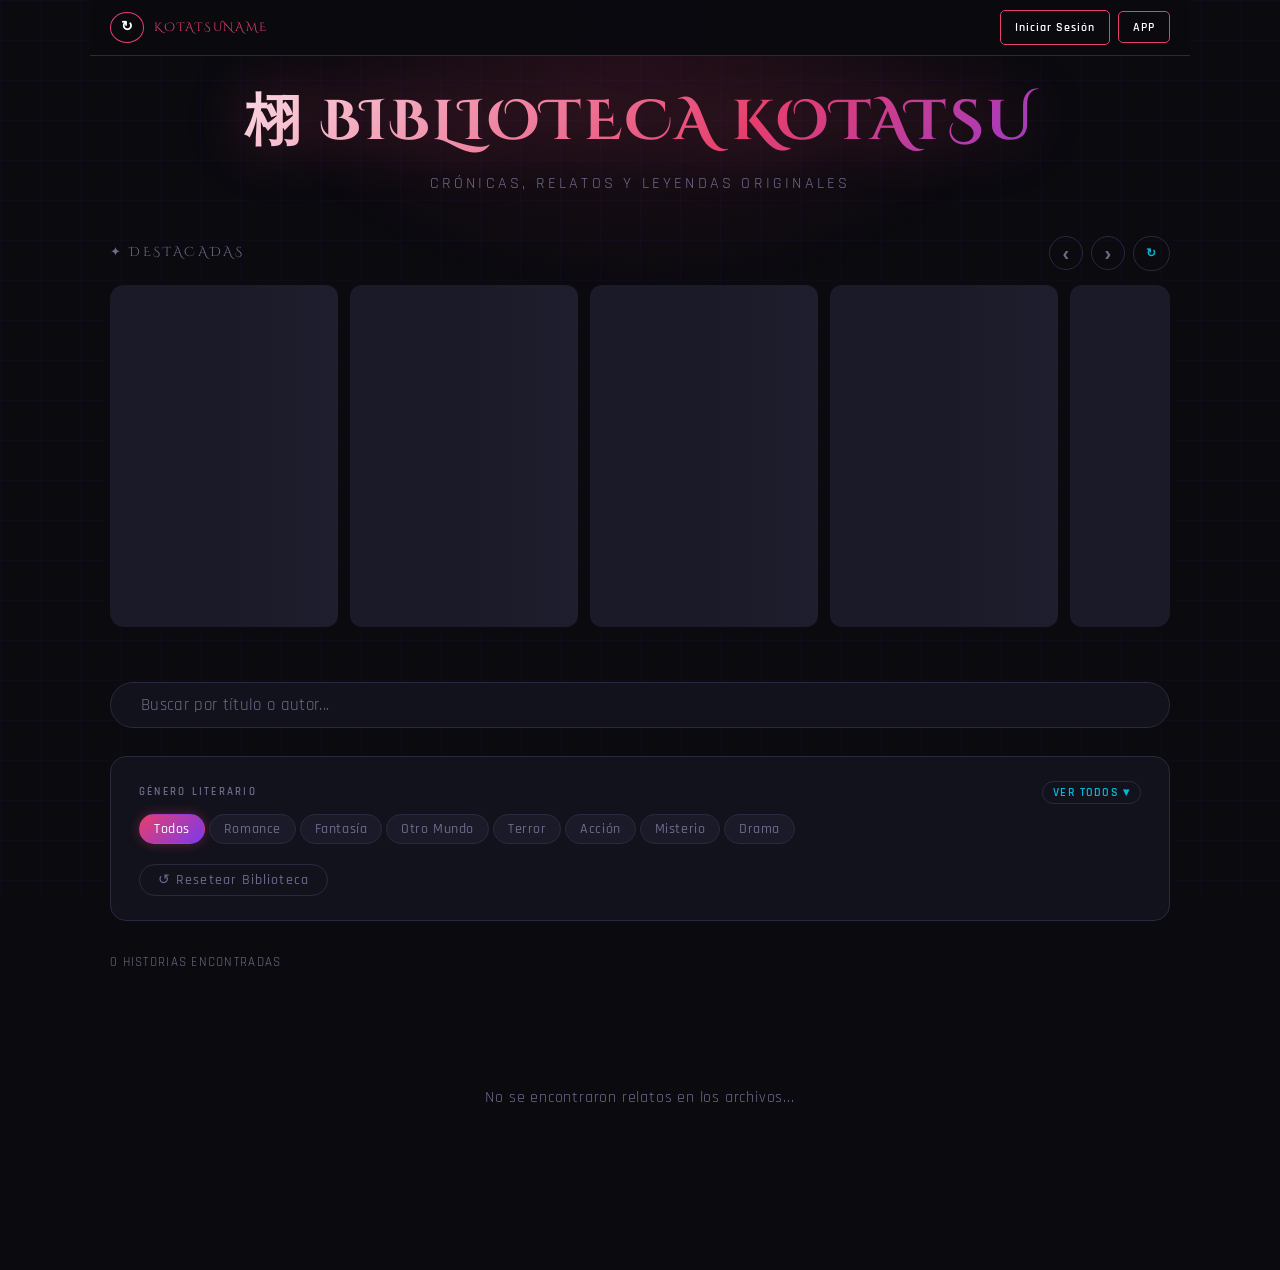
<file: index.html>
<!DOCTYPE html>
<html lang="es">
<head>
  <meta charset="UTF-8" />
  <meta name="viewport" content="width=device-width, initial-scale=1.0" />
  <title>KOTATSUNAME - Libros y Relatos</title>
  <link rel="stylesheet" href="buscador.css" />
  <link href="https://fonts.googleapis.com/css2?family=Cinzel+Decorative:wght@700&family=Rajdhani:wght@300;400;500;600&display=swap" rel="stylesheet" />
  <meta name="theme-color" content="#0a0a0f">
  <meta name="mobile-web-app-capable" content="yes">
  <link rel="manifest" href="/manifest.json">
  <script>
    if ('serviceWorker' in navigator) {
      window.addEventListener('load', () => {
        navigator.serviceWorker.register('/sw.js').catch(()=>{});
      });
    }
  </script>
  <style>
    /* ── Sticky header (solo aplica a esta página) ── */
    .sticky-header {
      position: sticky;
      top: 0;
      z-index: 999;
      background: rgba(10,10,15,0.96);
      backdrop-filter: blur(14px);
      -webkit-backdrop-filter: blur(14px);
      border-bottom: 1px solid var(--border);
      /* Rompe el padding del wrapper para ir de borde a borde */
      margin: -48px -20px 24px;
      padding: 10px 20px;
      display: flex;
      align-items: center;
      justify-content: space-between;
      gap: 10px;
    }
    .sticky-left  { display:flex;align-items:center;gap:10px; }
    .sticky-right { display:flex;align-items:center;gap:8px;flex-wrap:wrap; }
    .sticky-brand {
      font-family: var(--font-display);
      font-size: 0.75rem;
      letter-spacing: 0.16em;
      color: var(--accent);
      white-space: nowrap;
    }

    /* Botones de nav (solo aquí, no afecta otros HTML) */
    .nav-btn {
      text-decoration:none;background:transparent;padding:7px 14px;
      border-radius:5px;color:#fff;font-family:var(--font-body);
      font-size:0.78rem;font-weight:600;letter-spacing:0.08em;
      border:1px solid var(--accent);white-space:nowrap;
      cursor:pointer;transition:all 0.3s;
    }
    .nav-btn:hover { background:var(--accent);box-shadow:0 0 15px var(--accent); }

    .refresh-btn {
      text-decoration:none;background:transparent;padding:7px 10px;
      border-radius:50%;color:#fff;font-family:var(--font-body);
      font-size:0.9rem;font-weight:600;border:1px solid var(--accent);
      white-space:nowrap;cursor:pointer;transition:all 0.3s;line-height:1;
    }
    .refresh-btn:hover { background:var(--accent);box-shadow:0 0 15px var(--accent); }

    .user-chip {
      display:none;align-items:center;gap:8px;background:var(--surface);
      border:1px solid var(--border);border-radius:50px;
      padding:5px 12px 5px 6px;cursor:pointer;transition:0.2s;
    }
    .user-chip:hover { border-color:var(--accent); }
    .user-chip img  { width:24px;height:24px;border-radius:50%;object-fit:cover;border:1px solid var(--accent); }
    .user-chip span { font-size:0.78rem;font-weight:600;color:var(--text); }

    /* ── Carrusel ── */
    .carousel-section  { margin-bottom:44px; }
    .carousel-header   { display:flex;align-items:center;justify-content:space-between;margin-bottom:14px;gap:10px; }
    .carousel-title    { font-family:var(--font-display);font-size:0.82rem;letter-spacing:0.2em;text-transform:uppercase;color:var(--text-muted); }
    .carousel-controls { display:flex;gap:8px;align-items:center; }
    .carousel-arrow    { background:none;border:1px solid var(--border);color:var(--text-muted);width:34px;height:34px;border-radius:50%;cursor:pointer;font-size:1.25rem;font-weight:700;line-height:1;transition:0.2s;display:flex;align-items:center;justify-content:center;flex-shrink:0; }
    .carousel-arrow:hover { border-color:var(--accent);color:var(--accent); }
    .btn-shuffle       { background:none;border:1px solid var(--border);color:var(--accent3);font-family:var(--font-body);font-size:0.72rem;font-weight:700;padding:9px 12px;border-radius:20px;cursor:pointer;transition:0.25s;letter-spacing:0.1em;text-transform:uppercase; }
    .btn-shuffle:hover { background:rgba(6,182,212,0.08);border-color:var(--accent3); }
    .carousel-outer    { overflow:hidden;border-radius:14px;touch-action:pan-y;user-select:none;cursor:grab; }
    .carousel-outer:active { cursor:grabbing; }
    .carousel-track    { display:flex;gap:12px;transition:transform 0.42s cubic-bezier(0.25,0.46,0.45,0.94);will-change:transform; }
    .carousel-track.no-anim { transition:none; }
    .c-slide           { flex:0 0 auto;width:clamp(148px,31vw,228px);border-radius:12px;overflow:hidden;border:1px solid var(--border);background:var(--surface);transition:transform 0.2s,border-color 0.2s,box-shadow 0.2s;cursor:pointer; }
    .c-slide:hover     { transform:translateY(-5px);border-color:rgba(230,62,109,0.55);box-shadow:0 10px 28px rgba(230,62,109,0.18); }
    .c-slide img       { width:100%;aspect-ratio:2/3;object-fit:cover;display:block;background:var(--surface2);pointer-events:none; }
    .c-slide-ph        { width:100%;aspect-ratio:2/3;background:linear-gradient(135deg,var(--surface2),#1a1a28);display:flex;align-items:center;justify-content:center;font-size:2.8rem; }
    .c-info            { padding:9px 11px 12px; }
    .c-title           { font-size:0.83rem;font-weight:700;color:#fff;white-space:nowrap;overflow:hidden;text-overflow:ellipsis;margin-bottom:5px; }
    .c-meta            { display:flex;gap:5px;align-items:center;flex-wrap:wrap; }
    .c-genre           { background:rgba(230,62,109,0.12);color:var(--accent);padding:1px 7px;border-radius:9px;border:1px solid rgba(230,62,109,0.25);font-size:0.6rem;font-weight:700;white-space:nowrap; }
    .c-caps            { font-size:0.65rem;color:var(--text-muted);font-weight:600; }
    .carousel-dots     { display:flex;gap:6px;justify-content:center;margin-top:11px;flex-wrap:wrap; }
    .c-dot             { width:7px;height:7px;border-radius:50%;background:var(--border);border:none;padding:0;cursor:pointer;transition:all 0.25s;flex-shrink:0; }
    .c-dot.active      { background:var(--accent);width:22px;border-radius:4px; }
    .skeleton          { background:linear-gradient(90deg,var(--surface2) 25%,#1e1e2e 50%,var(--surface2) 75%);background-size:200% 100%;animation:shimmer 1.6s infinite;border-radius:12px; }
    @keyframes shimmer { 0%{background-position:200% 0}100%{background-position:-200% 0} }
    .skel-slide        { flex:0 0 clamp(148px,31vw,228px);aspect-ratio:2/3; }

    /* ── Toggle géneros ── */
    .genres-collapsed .genre-extra { display:none !important; }
    .genres-expanded  .genre-extra { display:inline-flex !important; }

    /* ── PWA ── */
    #pwaInstallBtn { display:none; }

    .guide-overlay {
      display:none;position:fixed;top:0;left:0;width:100%;height:100%;
      background:rgba(0,0,0,0.82);backdrop-filter:blur(8px);
      z-index:10000;justify-content:center;align-items:flex-start;
      padding:20px;overflow-y:auto;
    }
    .guide-overlay.active { display:flex; }
    .guide-card {
      background:var(--surface);border:1px solid var(--accent);
      width:100%;max-width:400px;padding:25px;
      border-radius:var(--radius);position:relative;
      box-shadow:0 10px 30px rgba(0,0,0,0.5);margin:auto;
    }
    .guide-title  { font-family:var(--font-display);color:var(--accent);margin-bottom:20px;font-size:1.1rem;text-align:center; }
    .guide-step   { display:flex;gap:15px;margin-bottom:15px;align-items:flex-start; }
    .step-num     { background:var(--accent);color:#fff;min-width:25px;height:25px;border-radius:50%;display:flex;align-items:center;justify-content:center;font-weight:700;font-size:0.8rem;flex-shrink:0; }
    .guide-step p { margin:0;font-family:var(--font-body);color:var(--text);line-height:1.4; }
    .guide-close  { position:absolute;top:10px;right:10px;background:none;border:none;color:var(--text-muted);cursor:pointer;font-size:1.2rem; }
  </style>
</head>
<body>
  <div class="bg-grid"></div>
  <div class="bg-glow"></div>

  <div class="wrapper">

    <!-- ══ STICKY HEADER ══ -->
    <div class="sticky-header">
      <div class="sticky-left">
        <a href="index.html" class="refresh-btn" title="Inicio">&#8635;</a>
        <span class="sticky-brand">KOTATSUNAME</span>
      </div>
      <div class="sticky-right">
        <div class="user-chip" id="userChip" onclick="irAlPanel()">
          <img id="chipAvatar"
            src="data:image/svg+xml,<svg viewBox='0 0 1 1' fill='%231a1a28' xmlns='http://www.w3.org/2000/svg'><rect width='1' height='1'/></svg>"
            alt="Avatar" />
          <span id="chipName">Usuario</span>
        </div>
        <a href="registrarse.html" class="nav-btn" id="btnAcceso">Iniciar Sesión</a>
        <button id="pwaInstallBtn" class="nav-btn">APP</button>
      </div>
    </div>

    <!-- HEADER DECORATIVO -->
    <header class="header">
      <h1 class="logo">&#26665; BIBLIOTECA KOTATSU</h1>
      <p class="tagline">Crónicas, relatos y leyendas originales</p>
    </header>

    <!-- ══ CARRUSEL DESTACADAS ══ -->
    <section class="carousel-section" id="recSection">
      <div class="carousel-header">
        <span class="carousel-title">&#10022; Destacadas</span>
        <div class="carousel-controls">
          <button class="carousel-arrow" onclick="carouselPrev()" aria-label="Anterior">&#8249;</button>
          <button class="carousel-arrow" onclick="carouselNext()" aria-label="Siguiente">&#8250;</button>
          <button class="btn-shuffle" onclick="shuffleCarousel()">&#8635;</button>
        </div>
      </div>
      <div class="carousel-outer" id="carouselOuter">
        <div class="carousel-track" id="carouselTrack">
          <div class="skeleton skel-slide"></div>
          <div class="skeleton skel-slide"></div>
          <div class="skeleton skel-slide"></div>
          <div class="skeleton skel-slide"></div>
          <div class="skeleton skel-slide"></div>
        </div>
      </div>
      <div class="carousel-dots" id="carouselDots"></div>
    </section>

    <!-- BARRA DE BÚSQUEDA -->
    <div class="search-bar">
      <span class="search-icon"></span>
      <input type="text" id="searchInput" placeholder="Buscar por título o autor..." autocomplete="off" />
      <button id="clearBtn" class="clear-btn" title="Limpiar">&#10005;</button>
    </div>

    <!-- FILTROS -->
    <div class="filters-panel">
      <div class="filter-group">
        <div class="filter-label-row">
          <label class="filter-label">Género Literario</label>
          <button class="genres-toggle" id="genresToggle">Ver todos &#9662;</button>
        </div>
        <div class="tag-group genres-collapsed" id="generoFilter">
          <button class="tag active" data-filter="genero" data-value="">Todos</button>
          <button class="tag" data-filter="genero" data-value="romance">Romance</button>
          <button class="tag" data-filter="genero" data-value="fantasía">Fantasía</button>
          <button class="tag" data-filter="genero" data-value="otro-mundo">Otro Mundo</button>
          <button class="tag" data-filter="genero" data-value="terror">Terror</button>
          <button class="tag" data-filter="genero" data-value="acción">Acción</button>
          <button class="tag" data-filter="genero" data-value="misterio">Misterio</button>
          <button class="tag" data-filter="genero" data-value="drama">Drama</button>
          <button class="tag genre-extra" data-filter="genero" data-value="aventura">Aventura</button>
          <button class="tag genre-extra" data-filter="genero" data-value="psicológico">Psicológico</button>
          <button class="tag genre-extra" data-filter="genero" data-value="one-shot">One-shot</button>
          <button class="tag genre-extra" data-filter="genero" data-value="poesía">Poesía</button>
          <button class="tag genre-extra" data-filter="genero" data-value="ciencia-ficción">Sci-Fi</button>
          <button class="tag genre-extra" data-filter="genero" data-value="comedia">Comedia</button>
          <button class="tag genre-extra" data-filter="genero" data-value="histórico">Histórico</button>
          <button class="tag genre-extra" data-filter="genero" data-value="sobrenatural">Sobrenatural</button>
          <button class="tag genre-extra" data-filter="genero" data-value="suspenso">Suspenso</button>
          <button class="tag genre-extra" data-filter="genero" data-value="slice-of-life">Slice of Life</button>
          <button class="tag genre-extra" data-filter="genero" data-value="distopía">Distopía</button>
          <button class="tag genre-extra" data-filter="genero" data-value="mitología">Mitología</button>
          <button class="tag genre-extra" data-filter="genero" data-value="isekai">Isekai</button>
          <button class="tag genre-extra" data-filter="genero" data-value="cyberpunk">Cyberpunk</button>
          <button class="tag genre-extra" data-filter="genero" data-value="steampunk">Steampunk</button>
          <button class="tag genre-extra" data-filter="genero" data-value="LitRPG">LitRPG</button>
          <button class="tag genre-extra" data-filter="genero" data-value="harem">Harem</button>
          <button class="tag genre-extra" data-filter="genero" data-value="magia">Magia</button>
          <button class="tag genre-extra" data-filter="genero" data-value="deportes">Deportes</button>
          <button class="tag genre-extra" data-filter="genero" data-value="escolar">Escolar</button>
          <button class="tag genre-extra" data-filter="genero" data-value="yaoi">Yaoi</button>
          <button class="tag genre-extra" data-filter="genero" data-value="yuri">Yuri</button>
          <button class="tag genre-extra" data-filter="genero" data-value="gore">Gore</button>
        </div>
      </div>
      <div style="display:flex;gap:10px;flex-wrap:wrap;align-items:center;">
        <button id="resetFilters" class="reset-btn">&#8634; Resetear Biblioteca</button>
      </div>
    </div>

    <!-- CONTADOR -->
    <div class="results-header">
      <span id="resultCount" class="result-count">Cargando biblioteca...</span>
    </div>

    <!-- GRID PRINCIPAL -->
    <div id="resultsGrid" class="results-grid"></div>

    <!-- EMPTY STATE -->
    <div id="emptyState" class="empty-state hidden">
      <span class="empty-icon"></span>
      <p>No se encontraron relatos en los archivos...</p>
    </div>

  </div><!-- /wrapper -->

  <!-- ══ MODAL OBRA ══ -->
  <div id="modal" class="modal-backdrop" role="dialog" aria-modal="true" aria-labelledby="modalTitle">
    <div class="modal-box">
      <button class="modal-close" id="modalClose" aria-label="Cerrar">&#10005;</button>
      <div class="modal-cover" id="modalCover"></div>
      <div class="modal-content">
        <div class="modal-badge" id="modalBadge">Escrito Original</div>
        <h2 class="modal-title" id="modalTitle"></h2>
        <div class="modal-tags" id="modalTags"></div>
        <p class="modal-sinopsis" id="modalSinopsis"></p>
        <div class="modal-footer">
          <span class="modal-seasons" id="modalSeasons"></span>
          <div class="modal-btns" id="modalBtns"></div>
        </div>
      </div>
    </div>
  </div>

  <!-- ══ PWA MODAL ══ -->
  <div id="pwaModal" class="guide-overlay">
    <div class="guide-card">
      <button class="guide-close" id="closeGuide">&#10005;</button>
      <div class="guide-title">INSTALACIÓN</div>
      <div class="guide-step">
        <div class="step-num">1</div>
        <p>Toca los <strong>tres puntos (&#8942;)</strong> en el navegador.</p>
      </div>
      <div class="guide-step">
        <div class="step-num">2</div>
        <p>Selecciona <strong>"Agregar a la pantalla principal"</strong>.</p>
      </div>
      <div class="guide-step">
        <div class="step-num">3</div>
        <p>Pulsa en <strong>"Instalar"</strong>.</p>
      </div>
      <!-- Botones dinámicos inyectados por JS -->
      <div id="pwaActions" style="margin-top:20px;display:flex;flex-direction:column;gap:10px;"></div>
    </div>
  </div>

  <!-- ══ SCRIPTS ══ -->
  <script>
    /* ── PWA ── */
    (function () {
      const isStandalone =
        window.matchMedia('(display-mode: standalone)').matches ||
        window.navigator.standalone === true;

      const installBtn = document.getElementById('pwaInstallBtn');
      const pwaModal   = document.getElementById('pwaModal');
      const closeBtn   = document.getElementById('closeGuide');
      const actions    = document.getElementById('pwaActions');

      // Ya instalada → ocultar botón y salir
      if (isStandalone) {
        if (installBtn) installBtn.style.display = 'none';
        return;
      }

      if (installBtn) installBtn.style.display = 'inline-block';

      function getCount() { return parseInt(sessionStorage.getItem('pwaOpenCount') || '0', 10); }
      function incCount() { sessionStorage.setItem('pwaOpenCount', String(getCount() + 1)); }

      function buildActions() {
        if (!actions) return;
        actions.innerHTML = '';
        if (getCount() === 0) {
          // Primera vez → solo "Entendido"
          const btn = document.createElement('button');
          btn.className   = 'nav-btn';
          btn.style.width = '100%';
          btn.textContent = 'ENTENDIDO';
          btn.onclick     = cerrar;
          actions.appendChild(btn);
        } else {
          // Siguientes veces → botón APK + cerrar
          const apk = document.createElement('a');
          apk.className     = 'nav-btn';
          apk.style.cssText = 'width:100%;text-align:center;display:block;';
          apk.href          = '#'; // ← pon aquí el link real del APK
          apk.target        = '_blank';
          apk.rel           = 'noopener';
          apk.textContent   = 'DESCARGAR APK';
          actions.appendChild(apk);

          const cls = document.createElement('button');
          cls.className     = 'nav-btn';
          cls.style.cssText = 'width:100%;opacity:0.65;';
          cls.textContent   = 'CERRAR';
          cls.onclick       = cerrar;
          actions.appendChild(cls);
        }
      }

      function abrir() { buildActions(); pwaModal.classList.add('active'); }
      function cerrar() { pwaModal.classList.remove('active'); incCount(); }

      if (installBtn) installBtn.addEventListener('click', abrir);
      if (closeBtn)   closeBtn.addEventListener('click', cerrar);
      pwaModal.addEventListener('click', e => { if (e.target === pwaModal) cerrar(); });
    })();

    /* ── User chip ── */
    (function () {
      const id   = localStorage.getItem('ktt_id');
      const user = localStorage.getItem('ktt_user');
      const foto = localStorage.getItem('ktt_foto');

      const btnAcceso = document.getElementById('btnAcceso');
      const chip      = document.getElementById('userChip');

      // Solo mostrar chip si hay un id real (no vacío, no null)
      if (id && id.trim() !== '') {
        if (btnAcceso) btnAcceso.style.display = 'none';
        if (chip) chip.style.display = 'flex';
        const nameEl = document.getElementById('chipName');
        if (nameEl) nameEl.textContent = (user && user.trim()) ? user : 'Usuario';
        const avatarEl = document.getElementById('chipAvatar');
        if (foto && foto.trim() && avatarEl) avatarEl.src = foto;
      } else {
        // Sin sesión: mostrar botón Acceder, ocultar chip
        if (btnAcceso) btnAcceso.style.display = 'inline-block';
        if (chip) chip.style.display = 'none';
      }
    })();

    window.irAlPanel = function () {
      const role = localStorage.getItem('ktt_role') || 'user';
      const map  = { owner:'panel_owner.html', admin:'panel_admin.html', mod:'panel_mod.html' };
      window.location.href = map[role] || 'panel_autor.html';
    };
  </script>

  <script type="module" src="escritos_buscador.js"></script>
</body>
</html>
</file>
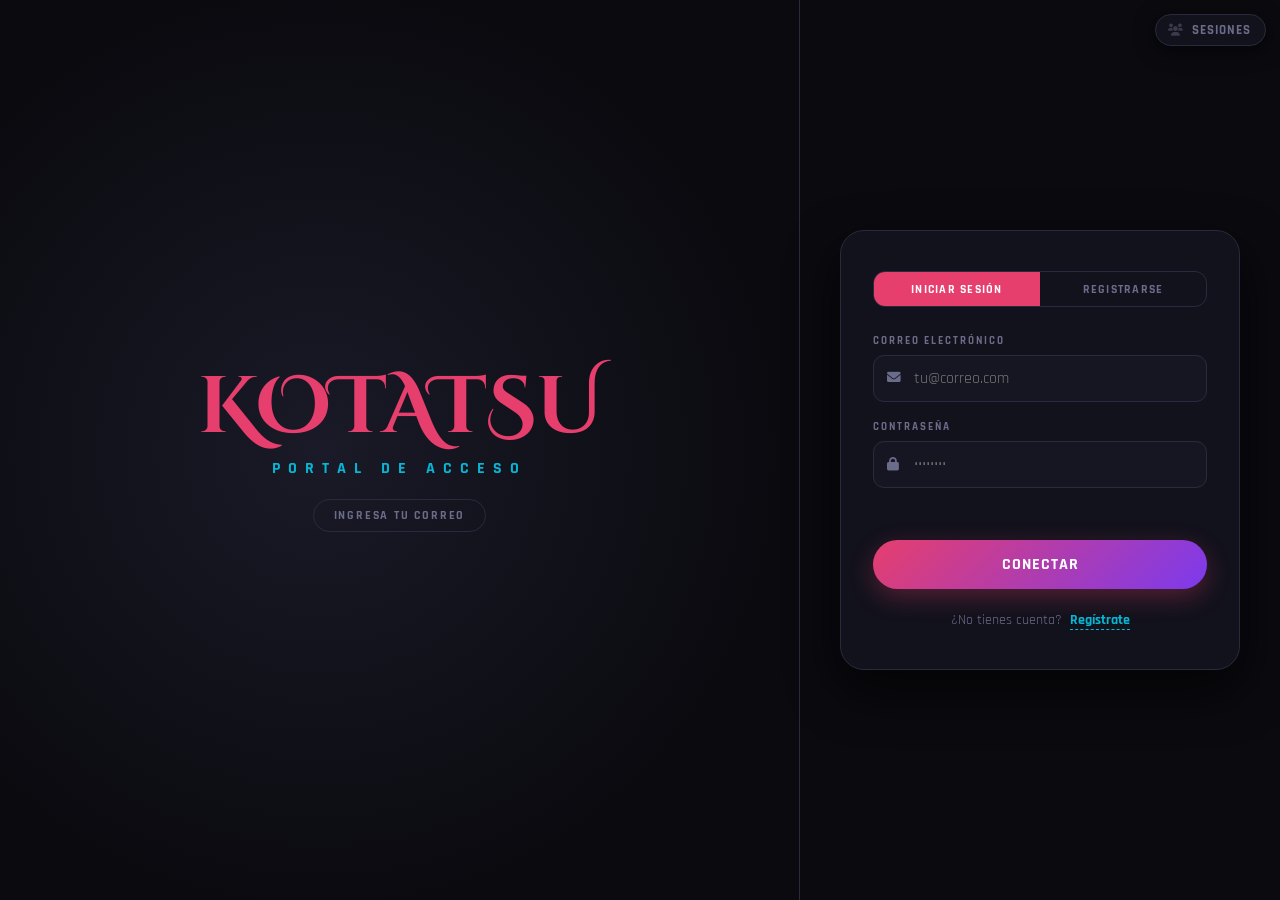
<file: edit_autor.html>
<!DOCTYPE html>
<html lang="es">
<head>
  <meta charset="UTF-8">
  <meta name="viewport" content="width=device-width, initial-scale=1.0">
  <title>Editar Autor | Kotatsu Staff</title>
  <link href="https://fonts.googleapis.com/css2?family=Cinzel+Decorative:wght@700&family=Rajdhani:wght@400;600;700&display=swap" rel="stylesheet">
  <link rel="stylesheet" href="https://cdnjs.cloudflare.com/ajax/libs/font-awesome/6.0.0/css/all.min.css">
  <link rel="stylesheet" href="buscador.css">
  <style>
    #authGuard{position:fixed;inset:0;background:var(--bg);display:flex;align-items:center;justify-content:center;z-index:9999;flex-direction:column;gap:12px;}
    #authGuard p{color:var(--text-muted);font-family:'Rajdhani';font-size:0.9rem;letter-spacing:0.1em;}

    .sticky-nav{
      position:sticky;top:0;z-index:200;
      background:rgba(10,10,15,0.96);backdrop-filter:blur(14px);-webkit-backdrop-filter:blur(14px);
      border-bottom:1px solid var(--border);padding:10px 16px;
      display:flex;align-items:center;justify-content:space-between;gap:10px;
      margin:0 -16px 24px;
    }
    .sticky-left{display:flex;align-items:center;gap:10px;}
    .sticky-right{display:flex;align-items:center;gap:8px;}

    .nav-btn{display:inline-flex;align-items:center;gap:6px;text-decoration:none;background:transparent;
      padding:7px 14px;border-radius:5px;color:#fff;font-family:'Rajdhani';font-size:0.78rem;
      font-weight:600;letter-spacing:0.1em;border:1px solid var(--accent);cursor:pointer;
      transition:all 0.3s;white-space:nowrap;}
    .nav-btn:hover{background:var(--accent);box-shadow:0 0 15px var(--accent);}

    /* Chip nav */
    .session-chip{display:flex;align-items:center;gap:7px;background:var(--surface);border:1px solid var(--border);border-radius:50px;padding:5px 12px 5px 5px;cursor:default;}
    .session-chip img{width:26px;height:26px;border-radius:50%;object-fit:cover;border:2px solid var(--accent);flex-shrink:0;}
    .session-chip-ph{width:26px;height:26px;border-radius:50%;background:var(--surface2);border:2px solid var(--border);display:flex;align-items:center;justify-content:center;font-size:0.75rem;flex-shrink:0;}
    .session-chip span{font-size:0.75rem;font-weight:600;color:var(--text);white-space:nowrap;}
    .role-badge{font-size:0.58rem;font-weight:700;padding:2px 6px;border-radius:8px;text-transform:uppercase;white-space:nowrap;}
    .role-owner{color:var(--accent);background:rgba(230,62,109,0.1);border:1px solid var(--accent);}
    .role-admin{color:var(--accent3);background:rgba(6,182,212,0.08);border:1px solid var(--accent3);}
    .role-mod  {color:#f59e0b;background:rgba(245,158,11,0.08);border:1px solid #f59e0b;}

    /* Hero */
    .author-hero{display:flex;align-items:center;gap:22px;background:var(--surface);border:1px solid rgba(230,62,109,0.25);border-radius:18px;padding:22px;margin-bottom:22px;flex-wrap:wrap;box-shadow:0 6px 24px rgba(0,0,0,0.3);}
    .author-avatar{width:88px;height:88px;border-radius:50%;object-fit:cover;border:3px solid var(--accent);flex-shrink:0;background:var(--surface2);}
    .author-avatar-ph{width:88px;height:88px;border-radius:50%;flex-shrink:0;background:var(--surface2);border:3px solid var(--border);display:flex;align-items:center;justify-content:center;font-size:2.2rem;}
    .author-info .role-lbl{color:var(--accent3);font-size:0.62rem;letter-spacing:3px;font-weight:700;text-transform:uppercase;margin-bottom:5px;}
    .author-info h1{font-family:'Cinzel Decorative';font-size:clamp(1.1rem,3vw,1.7rem);background:linear-gradient(135deg,#fff,var(--accent) 60%,var(--accent2));-webkit-background-clip:text;-webkit-text-fill-color:transparent;background-clip:text;margin-bottom:5px;}
    .author-info .stats{color:var(--text-muted);font-size:0.82rem;}
    .badge-estado{display:inline-block;font-size:0.6rem;font-weight:700;padding:2px 9px;border-radius:20px;margin-left:7px;text-transform:uppercase;vertical-align:middle;}
    .badge-activo    {color:#4CAF50;background:rgba(76,175,80,0.1);border:1px solid #4CAF50;}
    .badge-suspendido{color:var(--accent);background:rgba(230,62,109,0.1);border:1px solid var(--accent);}

    /* Tabs */
    .page-tabs{display:flex;border:1px solid var(--border);border-radius:12px;overflow:hidden;margin-bottom:22px;}
    .page-tab{flex:1;padding:10px 8px;background:transparent;border:none;color:var(--text-muted);font-family:'Rajdhani';font-size:0.72rem;font-weight:700;letter-spacing:0.08em;text-transform:uppercase;cursor:pointer;transition:0.2s;}
    .page-tab.active{background:rgba(230,62,109,0.1);color:var(--accent);border-bottom:2px solid var(--accent);}
    .page-tab:hover:not(.active){color:var(--text);background:rgba(255,255,255,0.03);}

    /* ── Aviso solo-lectura ── */
    .readonly-notice{
      display:flex;align-items:flex-start;gap:10px;
      border-radius:12px;padding:13px 16px;margin-bottom:20px;
      font-size:0.8rem;line-height:1.55;
    }
    .readonly-notice i{font-size:1rem;flex-shrink:0;margin-top:1px;}

    /* Obras */
    .item-card{background:var(--surface);border:1px solid var(--border);border-radius:12px;padding:10px 12px;display:flex;align-items:center;gap:11px;margin-bottom:8px;cursor:pointer;transition:border-color 0.2s,box-shadow 0.2s;}
    .item-card:hover{border-color:rgba(230,62,109,0.45);box-shadow:0 4px 18px rgba(230,62,109,0.12);}
    .item-cover{width:42px;height:60px;border-radius:6px;flex-shrink:0;background:var(--surface2);border:1px solid var(--border);display:flex;align-items:center;justify-content:center;font-size:1rem;overflow:hidden;}
    .item-cover img{width:100%;height:100%;object-fit:cover;border-radius:5px;}
    .item-info{flex:1;min-width:0;}
    .item-info h4{margin:0 0 3px;color:#fff;font-size:0.88rem;word-break:break-word;line-height:1.35;}
    .item-info small{color:var(--text-muted);font-size:0.68rem;}
    .badge-ap{display:inline-block;font-size:0.56rem;font-weight:700;padding:2px 6px;border-radius:8px;margin-left:5px;text-transform:uppercase;vertical-align:middle;}
    .ap-aprobado  {color:#4CAF50;background:rgba(76,175,80,0.1);border:1px solid #4CAF50;}
    .ap-pendiente {color:#f59e0b;background:rgba(245,158,11,0.1);border:1px solid #f59e0b;}
    .ap-suspension{color:var(--accent);background:rgba(230,62,109,0.1);border:1px solid var(--accent);}
    .ap-revision  {color:var(--accent3);background:rgba(6,182,212,0.1);border:1px solid var(--accent3);}
    .item-arrow{color:var(--text-muted);font-size:0.8rem;flex-shrink:0;}

    /* Panel lateral caps */
    .caps-overlay{position:fixed;inset:0;background:rgba(0,0,0,0.55);z-index:499;display:none;}
    .caps-overlay.open{display:block;}
    .caps-side{position:fixed;top:0;right:-100%;width:min(380px,100%);height:100%;background:#0e0e18;border-left:1px solid var(--border);z-index:500;display:flex;flex-direction:column;transition:right 0.35s cubic-bezier(0.4,0,0.2,1);box-shadow:-10px 0 40px rgba(0,0,0,0.5);}
    .caps-side.open{right:0;}
    .caps-side-header{padding:16px 18px;border-bottom:1px solid var(--border);display:flex;align-items:center;gap:11px;flex-shrink:0;}
    .caps-side-cover{width:44px;height:62px;border-radius:7px;flex-shrink:0;background:var(--surface2);border:1px solid var(--border);display:flex;align-items:center;justify-content:center;font-size:1.2rem;overflow:hidden;}
    .caps-side-cover img{width:100%;height:100%;object-fit:cover;border-radius:6px;}
    .caps-side-title{font-size:0.88rem;font-weight:700;color:#fff;line-height:1.3;flex:1;min-width:0;}
    .caps-side-meta{font-size:0.66rem;color:var(--text-muted);margin-top:3px;}
    .btn-close-caps{background:none;border:none;color:var(--text-muted);cursor:pointer;font-size:1.1rem;padding:4px;transition:0.2s;flex-shrink:0;}
    .btn-close-caps:hover{color:var(--accent);}
    .caps-side-list{overflow-y:auto;flex:1;padding:12px 14px;}
    .cap-item{display:flex;align-items:center;gap:11px;padding:10px 11px;border:1px solid var(--border);border-radius:10px;margin-bottom:7px;cursor:pointer;transition:0.2s;text-decoration:none;}
    .cap-item:hover{border-color:var(--accent);background:rgba(230,62,109,0.05);}
    .cap-num-badge{width:30px;height:30px;border-radius:7px;background:rgba(230,62,109,0.12);border:1px solid rgba(230,62,109,0.25);display:flex;align-items:center;justify-content:center;font-size:0.7rem;font-weight:700;color:var(--accent);flex-shrink:0;}
    .cap-name-text{font-size:0.83rem;color:#fff;font-weight:600;flex:1;min-width:0;white-space:nowrap;overflow:hidden;text-overflow:ellipsis;}
    .caps-side-empty{text-align:center;padding:40px 20px;color:var(--text-muted);}

    /* Edición */
    .section-card{background:var(--surface);border:1px solid var(--border);border-radius:16px;padding:20px;margin-bottom:16px;}
    .section-card h3{font-family:'Cinzel Decorative';color:var(--accent);font-size:0.8rem;margin:0 0 14px;display:flex;align-items:center;gap:7px;}
    .field{margin-bottom:11px;}
    .field label{display:block;font-size:0.62rem;color:var(--text-muted);font-weight:700;letter-spacing:2px;text-transform:uppercase;margin-bottom:5px;}
    .field input,.field textarea,.field select{width:100%;background:#0a0a0f;border:1px solid var(--border);padding:9px 11px;border-radius:9px;color:#fff;font-family:'Rajdhani';font-size:0.87rem;outline:none;transition:0.2s;box-sizing:border-box;}
    .field input:focus,.field textarea:focus,.field select:focus{border-color:var(--accent);}
    .field textarea{resize:vertical;min-height:68px;}
    .field select option{background:#1a1a28;}
    .frow{display:flex;gap:8px;flex-wrap:wrap;}
    .frow .field{flex:1;min-width:130px;}
    .btn-save{background:linear-gradient(135deg,var(--accent),#7c3aed);color:#fff;border:none;padding:10px 18px;border-radius:9px;font-family:'Rajdhani';font-weight:700;font-size:0.85rem;cursor:pointer;transition:0.2s;white-space:nowrap;display:inline-flex;align-items:center;gap:6px;}
    .btn-save:hover{filter:brightness(1.1);}
    .btn-danger{background:transparent;color:#ff4444;border:1px solid #ff4444;padding:9px 16px;border-radius:9px;font-family:'Rajdhani';font-weight:700;font-size:0.83rem;cursor:pointer;transition:0.2s;white-space:nowrap;display:inline-flex;align-items:center;gap:6px;}
    .btn-danger:hover{background:#ff4444;color:#fff;}
    .feedback{font-size:0.78rem;margin-top:7px;min-height:1em;}
    .feedback.ok{color:#4CAF50;}
    .feedback.err{color:var(--accent);}

    .obra-select-wrap select{width:100%;background:#0a0a0f;border:1px solid var(--border);padding:9px 11px;border-radius:9px;color:#fff;font-family:'Rajdhani';font-size:0.87rem;outline:none;transition:0.2s;margin-bottom:12px;box-sizing:border-box;}
    .obra-select-wrap select:focus{border-color:var(--accent);}
    .obra-select-wrap select option{background:#1a1a28;}
    .obra-edit-panel{display:none;}
    .obra-edit-panel.visible{display:block;}

    .caps-list{display:flex;flex-direction:column;gap:6px;margin-top:6px;}
    .cap-row{display:flex;gap:5px;align-items:center;}
    .cap-row .cap-lbl{font-size:0.68rem;color:var(--text-muted);min-width:28px;font-weight:700;flex-shrink:0;}
    .cap-row input{flex:1;min-width:0;background:#0a0a0f;border:1px solid var(--border);padding:6px 9px;border-radius:7px;color:#fff;font-family:'Rajdhani';font-size:0.8rem;outline:none;transition:0.2s;box-sizing:border-box;}
    .cap-row input:focus{border-color:var(--accent);}
    .cap-row .btn-del-cap{background:none;border:1px solid #ff4444;color:#ff4444;border-radius:6px;padding:4px 7px;cursor:pointer;font-size:0.68rem;transition:0.2s;flex-shrink:0;}
    .cap-row .btn-del-cap:hover{background:#ff4444;color:#fff;}
    .btn-add-cap{background:none;border:1px dashed var(--border);color:var(--text-muted);border-radius:8px;padding:7px;width:100%;cursor:pointer;font-family:'Rajdhani';font-size:0.76rem;transition:0.2s;margin-top:4px;box-sizing:border-box;}
    .btn-add-cap:hover{border-color:var(--accent3);color:var(--accent3);}

    .empty{text-align:center;padding:50px 20px;color:var(--text-muted);border:1px dashed var(--border);border-radius:12px;}
  </style>
</head>
<body>
  <div class="bg-grid"></div>
  <div class="bg-glow"></div>

  <div id="authGuard">
    <i class="fas fa-spinner fa-spin" style="font-size:1.8rem;color:var(--accent);"></i>
    <p>Verificando sesión...</p>
  </div>

  <div id="pageContent" style="display:none;">
    <div class="wrapper">

      <div class="sticky-nav">
        <div class="sticky-left">
          <a id="btnVolver" href="#" class="nav-btn">
            <i class="fas fa-arrow-left" style="font-size:.7rem"></i>Panel
          </a>
        </div>
        <div class="sticky-right">
          <div class="session-chip">
            <div id="chipAvatarWrap" class="session-chip-ph">👤</div>
            <span id="chipNombre">Staff</span>
            <span id="chipRolBadge" class="role-badge"></span>
          </div>
        </div>
      </div>

      <div class="author-hero">
        <div id="avatarWrap" class="author-avatar-ph">👤</div>
        <div class="author-info">
          <p class="role-lbl">Autor</p>
          <h1 id="authorName">Cargando...</h1>
          <p class="stats"  id="authorStats"></p>
          <p style="font-size:0.7rem;color:var(--text-muted);margin-top:3px;" id="authorEmail"></p>
        </div>
      </div>

      <!--
        TAB "Editar" existe en el DOM pero se oculta para admin y mod.
        Owner ve las dos pestañas.
      -->
      <div class="page-tabs">
        <button class="page-tab active" id="tabObras"  onclick="switchTab('obras')">
          <i class="fas fa-book"></i> Obras
        </button>
        <button class="page-tab" id="tabEditar" onclick="switchTab('editar')">
          <i class="fas fa-pen"></i> Editar
        </button>
      </div>

      <!-- ══ OBRAS ══ -->
      <div id="panelObras">
        <!-- Aviso solo-lectura: visible para admin/mod, oculto para owner -->
        <div class="readonly-notice" id="readonlyNotice" style="display:none;"></div>
        <div id="obrasList"></div>
      </div>

      <!-- ══ EDITAR (solo owner) ══ -->
      <div id="panelEditar" style="display:none;">

        <div class="section-card">
          <h3><i class="fas fa-camera"></i> Foto del Autor</h3>
          <div class="field">
            <label>Link de imagen (Google Drive)</label>
            <input type="text" id="inputFoto" placeholder="https://drive.google.com/file/d/...">
          </div>
          <button class="btn-save" onclick="guardarFoto()">Actualizar Foto</button>
          <p class="feedback" id="fbFoto"></p>
        </div>

        <div class="section-card" id="seccionEstado">
          <h3><i class="fas fa-user-shield"></i> Estado del Autor</h3>
          <div class="field">
            <label>Motivo de la acción</label>
            <input type="text" id="inputMotivo" placeholder="Describe el motivo...">
          </div>
          <div style="display:flex;gap:8px;flex-wrap:wrap;">
            <button class="btn-danger" id="btnSuspender" onclick="cambiarEstado('suspender')">
              <i class="fas fa-ban"></i> Suspender
            </button>
            <button class="btn-save" id="btnActivar" onclick="cambiarEstado('activar')" style="display:none;">
              <i class="fas fa-check"></i> Activar
            </button>
          </div>
          <p class="feedback" id="fbEstado"></p>
        </div>

        <div class="section-card">
          <h3><i class="fas fa-pencil"></i> Editar Obras</h3>
          <div class="obra-select-wrap">
            <select id="obraSelect" onchange="cargarObraEditar()">
              <option value="">— Selecciona una obra —</option>
            </select>
          </div>
          <div class="obra-edit-panel" id="obraEditPanel">
            <div class="frow">
              <div class="field"><label>Título</label><input type="text" id="oeTitulo"></div>
              <div class="field"><label>Portada (Drive ID o link)</label><input type="text" id="oeCover"></div>
            </div>
            <div class="frow">
              <div class="field">
                <label>Aprobación</label>
                <select id="oeAprobacion">
                  <option value="aprobado">Aprobado</option>
                  <option value="pendiente">Pendiente</option>
                  <option value="suspension">Suspendido</option>
                  <option value="revision">En revisión</option>
                </select>
              </div>
              <div class="field">
                <label>Estado emisión</label>
                <select id="oeEstado">
                  <option value="en emisión">En emisión</option>
                  <option value="completado">Completado</option>
                  <option value="en pausa">En pausa</option>
                </select>
              </div>
            </div>
            <div class="field">
              <label>Sinopsis</label>
              <textarea id="oeSinopsis"></textarea>
            </div>
            <div class="field">
              <label>Capítulos</label>
              <div class="caps-list" id="capsEditList"></div>
              <button class="btn-add-cap" onclick="agregarCap()">+ Agregar capítulo</button>
            </div>
            <div style="display:flex;gap:8px;flex-wrap:wrap;margin-top:8px;">
              <button class="btn-save"   onclick="guardarObra()"><i class="fas fa-floppy-disk"></i> Guardar</button>
              <button class="btn-danger" onclick="eliminarObra()"><i class="fas fa-trash"></i> Eliminar</button>
            </div>
            <p class="feedback" id="fbObra"></p>
          </div>
        </div>

      </div><!-- /panelEditar -->
    </div><!-- /wrapper -->
  </div><!-- /pageContent -->

  <div class="caps-overlay" id="capsOverlay" onclick="cerrarCaps()"></div>
  <div class="caps-side" id="capsSide">
    <div class="caps-side-header">
      <div class="caps-side-cover" id="capsCover"></div>
      <div style="flex:1;min-width:0;">
        <div class="caps-side-title" id="capsTitle"></div>
        <div class="caps-side-meta"  id="capsMeta"></div>
      </div>
      <button class="btn-close-caps" onclick="cerrarCaps()"><i class="fas fa-xmark"></i></button>
    </div>
    <div class="caps-side-list" id="capsSideList"></div>
  </div>

  <script type="module">
    import { loadEscritos, clearCache, MAX_CAPS } from "./escritos_data.js";

    const SCRIPT_URL = "https://script.google.com/macros/s/AKfycbxlwm_htimcLqGW7p5HQvdgqwY1V7tlr3oEt5vl6FMZ8j6TGyB3V8t4Dwd2t8vU9AZA/exec";

    /* ── Verificar sesión ── */
    const staffId     = localStorage.getItem("ktt_id")    || "";
    const staffRol    = localStorage.getItem("ktt_role")  || "";
    const staffNombre = localStorage.getItem("ktt_user")  || "Staff";
    const staffFoto   = localStorage.getItem("ktt_foto")  || "";
    const rolesOK     = ["owner","admin","mod"];

    if (!staffId || !rolesOK.includes(staffRol)) {
      window.location.replace("registrarse.html");
    } else {
      document.getElementById("authGuard").style.display   = "none";
      document.getElementById("pageContent").style.display = "block";
    }

    /* ── Nav ── */
    const panelMap = { owner:"panel_owner.html", admin:"panel_admin.html", mod:"panel_mod.html" };
    document.getElementById("btnVolver").href = panelMap[staffRol] || "registrarse.html";
    document.getElementById("chipNombre").textContent = staffNombre;
    const chipBadge = document.getElementById("chipRolBadge");
    chipBadge.textContent = staffRol;
    chipBadge.className   = `role-badge role-${staffRol}`;
    if (staffFoto) {
      const img = document.createElement("img");
      img.src   = staffFoto; img.alt = staffNombre;
      document.getElementById("chipAvatarWrap").replaceWith(img);
    }

    /* ══════════════════════════════════════════════════════
       LÓGICA DE PERMISOS POR ROL
       ──────────────────────────────────────────────────────
       owner  → ve Obras + tab Editar (todo habilitado)
       admin  → ve SOLO Obras + aviso azul; tab Editar oculta
       mod    → ve SOLO Obras + aviso ámbar; tab Editar oculta
    ═══════════════════════════════════════════════════════ */
    const esOwner     = staffRol === "owner";
    const esAdmin     = staffRol === "admin";
    const esMod       = staffRol === "mod";
    const soloLectura = esAdmin || esMod;

    if (soloLectura) {
      /* Ocultar tab Editar */
      document.getElementById("tabEditar").style.display = "none";

      /* Aviso visible con colores según rol */
      const notice = document.getElementById("readonlyNotice");
      notice.style.display = "flex";

      if (esAdmin) {
        notice.style.cssText += ";background:rgba(6,182,212,0.07);border:1px solid rgba(6,182,212,0.28);color:var(--accent3);";
        notice.innerHTML = `
          <i class="fas fa-eye" style="color:var(--accent3);margin-top:2px"></i>
          <div>
            <strong style="display:block;margin-bottom:2px;font-size:0.8rem">Vista de Administrador</strong>
            Solo lectura. Puedes revisar las obras de este autor y ver sus capítulos.<br>
            <span style="opacity:.7;font-size:.72rem">Para editar datos, accede como Owner.</span>
          </div>`;
      } else {
        notice.style.cssText += ";background:rgba(245,158,11,0.07);border:1px solid rgba(245,158,11,0.28);color:#f59e0b;";
        notice.innerHTML = `
          <i class="fas fa-eye" style="color:#f59e0b;margin-top:2px"></i>
          <div>
            <strong style="display:block;margin-bottom:2px;font-size:0.8rem">Vista de Moderador</strong>
            Solo lectura. Puedes revisar las obras de este autor y ver sus capítulos.<br>
            <span style="opacity:.7;font-size:.72rem">Para editar datos, accede como Admin u Owner.</span>
          </div>`;
      }
    }

    /* ── URL params ── */
    const params  = new URLSearchParams(window.location.search);
    const autorId = params.get("id");
    if (!autorId) window.location.replace(panelMap[staffRol] || "registrarse.html");

    let obrasDatos  = [];
    let autorEstado = "activo";

    /* ── Tabs ── */
    window.switchTab = function(tab) {
      if (soloLectura) tab = "obras";   // forzar obras para admin/mod
      const esObras = tab === "obras";
      document.getElementById("panelObras").style.display  = esObras ? "block" : "none";
      document.getElementById("panelEditar").style.display = esObras ? "none"  : "block";
      document.getElementById("tabObras").classList.toggle("active",  esObras);
      document.getElementById("tabEditar").classList.toggle("active", !esObras);
    };

    /* ── Panel lateral de capítulos ── */
    window.abrirCaps = function(idObra) {
      const o = obrasDatos.find(x => String(x.id) === String(idObra));
      if (!o) return;

      const cov = document.getElementById("capsCover");
      cov.innerHTML = o.cover
        ? `<img src="${o.cover}" alt="${o.titulo}" onerror="this.parentElement.textContent=''">`
        : "";
      document.getElementById("capsTitle").textContent = o.titulo;
      document.getElementById("capsMeta").textContent  =
        `${o.capitulos} cap${o.capitulos !== 1 ? "s" : ""} · ${o.autor}`;

      const list = document.getElementById("capsSideList");
      const caps = Array.isArray(o.caps) ? o.caps : [];
      if (!caps.length) {
        list.innerHTML = `<div class="caps-side-empty">Sin capítulos registrados.</div>`;
      } else {
        list.innerHTML = "";
        caps.forEach((c, idx) => {
          const a     = document.createElement("a");
          a.className = "cap-item";
          a.href      = `libro_capitulo.html?id=${o.id}&num=${c.numero}&gnum=${idx+1}&nombre=${encodeURIComponent(c.nombre||"")}`;
          a.innerHTML = `
            <div class="cap-num-badge">${c.numero}</div>
            <div class="cap-name-text">${c.nombre || `Capítulo ${c.numero}`}</div>
            <i class="fas fa-chevron-right" style="color:var(--text-muted);font-size:0.72rem;margin-left:auto;flex-shrink:0;"></i>`;
          list.appendChild(a);
        });
      }
      document.getElementById("capsSide").classList.add("open");
      document.getElementById("capsOverlay").classList.add("open");
      document.body.style.overflow = "hidden";
    };

    window.cerrarCaps = function() {
      document.getElementById("capsSide").classList.remove("open");
      document.getElementById("capsOverlay").classList.remove("open");
      document.body.style.overflow = "";
    };

    /* ── Info del autor ── */
    async function getAutorInfo(id) {
      try {
        const r = await fetch(SCRIPT_URL, {
          method:"POST", headers:{"Content-Type":"text/plain"},
          body: JSON.stringify({ action:"getAutorInfo", idAutor: id }),
        });
        return await r.json();
      } catch { return {}; }
    }

    /* ── Carga principal ── */
    async function cargar() {
      const [todos, info] = await Promise.all([loadEscritos(), getAutorInfo(autorId)]);

      obrasDatos  = todos.filter(o => String(o.id_autor) === String(autorId));
      autorEstado = (info.estado || "activo").toLowerCase();

      const nombre = obrasDatos[0]?.autor || info.nombre || "Autor desconocido";
      document.title = `${nombre} — Staff Kotatsu`;

      document.getElementById("authorName").innerHTML =
        `${nombre} <span class="badge-estado ${autorEstado === "suspendido" ? "badge-suspendido" : "badge-activo"}">${autorEstado}</span>`;
      document.getElementById("authorStats").textContent =
        `${obrasDatos.length} obra${obrasDatos.length !== 1 ? "s" : ""} en total`;
      document.getElementById("authorEmail").textContent = info.email || "";

      if (info.foto) {
        const img     = document.createElement("img");
        img.className = "author-avatar";
        img.src       = info.foto; img.alt = nombre;
        document.getElementById("avatarWrap").replaceWith(img);
      }

      /* Cosas solo para owner */
      if (esOwner) {
        document.getElementById("btnSuspender").style.display = autorEstado === "suspendido" ? "none"        : "inline-flex";
        document.getElementById("btnActivar").style.display   = autorEstado === "suspendido" ? "inline-flex" : "none";

        const sel = document.getElementById("obraSelect");
        sel.innerHTML = `<option value="">— Selecciona una obra —</option>`;
        obrasDatos.forEach(o => {
          const opt = document.createElement("option");
          opt.value       = o.id;
          opt.textContent = `#${o.id} — ${o.titulo} [${o.aprobacion||"pendiente"}]`;
          sel.appendChild(opt);
        });
      }

      renderObras();
    }

    /* ── Render obras ── */
    function renderObras() {
      const el = document.getElementById("obrasList");
      if (!obrasDatos.length) {
        el.innerHTML = `<div class="empty">Este autor no tiene obras registradas.</div>`;
        return;
      }
      el.innerHTML = "";
      obrasDatos.forEach(o => {
        const ap    = (o.aprobacion || "pendiente").toLowerCase();
        const apCls = { aprobado:"ap-aprobado", pendiente:"ap-pendiente", suspension:"ap-suspension", revision:"ap-revision" }[ap] || "ap-pendiente";
        const card  = document.createElement("div");
        card.className = "item-card";
        const cover = o.cover
          ? `<div class="item-cover"><img src="${o.cover}" alt="${o.titulo}" onerror="this.parentElement.textContent='📖'"></div>`
          : `<div class="item-cover">📖</div>`;
        card.innerHTML = `
          ${cover}
          <div class="item-info">
            <h4>${o.titulo} <span class="badge-ap ${apCls}">${ap}</span></h4>
            <small>${o.capitulos} cap${o.capitulos !== 1 ? "s" : ""} · ${(o.estado||"").toLowerCase()}</small>
          </div>
          <i class="fas fa-chevron-right item-arrow"></i>`;
        card.addEventListener("click", () => window.abrirCaps(o.id));
        el.appendChild(card);
      });
    }

    /* ════════════════════════════════════════════════════════
       FUNCIONES DE EDICIÓN — Solo accesibles para owner.
       Admin y mod no pueden llegar a estos botones porque
       el tab Editar está oculto y cada función hace guard.
    ════════════════════════════════════════════════════════ */

    window.guardarFoto = async function() {
      if (!esOwner) return;
      const val = document.getElementById("inputFoto").value.trim();
      const fb  = document.getElementById("fbFoto");
      if (!val) { fb.textContent = "Ingresa un link."; fb.className = "feedback err"; return; }
      const m   = val.match(/[-\w]{25,}/);
      const url = m
        ? `https://wsrv.nl/?url=${encodeURIComponent(`https://drive.google.com/uc?export=view&id=${m[0]}`)}&w=300&output=webp`
        : val;
      fb.textContent = "Guardando..."; fb.className = "feedback";
      await fetch(SCRIPT_URL, { method:"POST", mode:"no-cors",
        body: JSON.stringify({ action:"cambiarFotoPersona", targetType:"autor", targetId: autorId, foto: url }),
      });
      fb.textContent = "¡Foto actualizada!"; fb.className = "feedback ok";
      const el = document.querySelector(".author-avatar");
      if (el) el.src = url;
    };

    window.cambiarEstado = async function(accion) {
      if (!esOwner) return;
      const motivo = document.getElementById("inputMotivo").value.trim();
      const fb     = document.getElementById("fbEstado");
      if (!motivo) { fb.textContent = "El motivo es obligatorio."; fb.className = "feedback err"; return; }
      fb.textContent = "Aplicando..."; fb.className = "feedback";
      await fetch(SCRIPT_URL, { method:"POST", mode:"no-cors",
        body: JSON.stringify({ action:"cambiarEstadoPersona", targetType:"autor", targetId: autorId, nuevoEstado: accion, motivo }),
      });
      const susp = accion === "suspender";
      fb.textContent = susp ? "¡Autor suspendido!" : "¡Autor activado!";
      fb.className   = "feedback ok";
      document.getElementById("btnSuspender").style.display = susp ? "none"        : "inline-flex";
      document.getElementById("btnActivar").style.display   = susp ? "inline-flex" : "none";
      document.getElementById("authorName").innerHTML =
        `${obrasDatos[0]?.autor || "Autor"} <span class="badge-estado ${susp ? "badge-suspendido" : "badge-activo"}">${susp ? "suspendido" : "activo"}</span>`;
    };

    window.cargarObraEditar = function() {
      if (!esOwner) return;
      const idObra = document.getElementById("obraSelect").value;
      const panel  = document.getElementById("obraEditPanel");
      if (!idObra) { panel.classList.remove("visible"); return; }
      const o = obrasDatos.find(x => String(x.id) === String(idObra));
      if (!o) return;
      document.getElementById("oeTitulo").value     = o.titulo    || "";
      document.getElementById("oeCover").value      = o.raw_cover || "";
      document.getElementById("oeSinopsis").value   = o.sinopsis  || "";
      document.getElementById("oeAprobacion").value = o.aprobacion|| "pendiente";
      document.getElementById("oeEstado").value     = (o.estado   || "en emisión").toLowerCase();
      const list = document.getElementById("capsEditList");
      list.innerHTML = "";
      (Array.isArray(o.caps) ? o.caps : []).forEach(c => {
        const row     = document.createElement("div");
        row.className = "cap-row"; row.dataset.num = c.numero;
        row.innerHTML = `
          <span class="cap-lbl">#${c.numero}</span>
          <input class="cap-name" placeholder="Nombre" value="${(c.nombre||"").replace(/"/g,"&quot;")}">
          <input class="cap-link" placeholder="Link Doc" value="${(c.rawLink||"").replace(/"/g,"&quot;")}">
          <button class="btn-del-cap" onclick="this.closest('.cap-row').remove()">✕</button>`;
        list.appendChild(row);
      });
      document.getElementById("fbObra").textContent = "";
      panel.classList.add("visible");
    };

    window.agregarCap = function() {
      if (!esOwner) return;
      const list = document.getElementById("capsEditList");
      const nums = Array.from(list.querySelectorAll(".cap-row"))
        .map(r => parseInt(r.dataset.num||0, 10)).filter(Boolean);
      const next = nums.length ? Math.max(...nums) + 1 : 1;
      if (next > MAX_CAPS) { alert(`Límite de ${MAX_CAPS} capítulos.`); return; }
      const row     = document.createElement("div");
      row.className = "cap-row"; row.dataset.num = next;
      row.innerHTML = `
        <span class="cap-lbl">#${next}</span>
        <input class="cap-name" placeholder="Nombre">
        <input class="cap-link" placeholder="Link Doc">
        <button class="btn-del-cap" onclick="this.closest('.cap-row').remove()">✕</button>`;
      list.appendChild(row);
    };

    window.guardarObra = async function() {
      if (!esOwner) return;
      const idObra = document.getElementById("obraSelect").value;
      const fb     = document.getElementById("fbObra");
      if (!idObra) return;
      const titulo     = document.getElementById("oeTitulo").value.trim();
      const cover      = document.getElementById("oeCover").value.trim();
      const sinopsis   = document.getElementById("oeSinopsis").value.trim();
      const aprobacion = document.getElementById("oeAprobacion").value;
      const estado     = document.getElementById("oeEstado").value;
      if (!titulo) { fb.textContent = "El título no puede estar vacío."; fb.className = "feedback err"; return; }
      const capsPayload = {};
      document.querySelectorAll("#capsEditList .cap-row").forEach(row => {
        const num  = parseInt(row.dataset.num, 10);
        const name = row.querySelector(".cap-name")?.value.trim() || "";
        const link = row.querySelector(".cap-link")?.value.trim() || "";
        if (num && (name || link)) capsPayload[`cap${num}`] = `${name}|${link}`;
      });
      fb.textContent = "Guardando..."; fb.className = "feedback";
      await fetch(SCRIPT_URL, { method:"POST", mode:"no-cors",
        body: JSON.stringify({ action:"editarObraOwner", idOwner: staffId, idObra, titulo, cover, sinopsis, aprobacion, estado, ...capsPayload }),
      });
      fb.textContent = "¡Guardado correctamente!"; fb.className = "feedback ok";
      clearCache();
    };

    window.eliminarObra = async function() {
      if (!esOwner) return;
      const idObra = document.getElementById("obraSelect").value;
      if (!idObra) return;
      const titulo = obrasDatos.find(x => String(x.id) === String(idObra))?.titulo || idObra;
      if (!confirm(`¿Eliminar "${titulo}"? Esta acción es irreversible.`)) return;
      const fb = document.getElementById("fbObra");
      fb.textContent = "Eliminando..."; fb.className = "feedback";
      await fetch(SCRIPT_URL, { method:"POST", mode:"no-cors",
        body: JSON.stringify({ action:"eliminarObra", idOwner: staffId, targetId: idObra, motivo:"Eliminado desde staff" }),
      });
      fb.textContent = "¡Obra eliminada!"; fb.className = "feedback ok";
      clearCache();
      obrasDatos = obrasDatos.filter(x => String(x.id) !== String(idObra));
      document.querySelector(`#obraSelect option[value="${idObra}"]`)?.remove();
      document.getElementById("obraEditPanel").classList.remove("visible");
      renderObras();
    };

    cargar();
  </script>
</body>
</html>
</file>
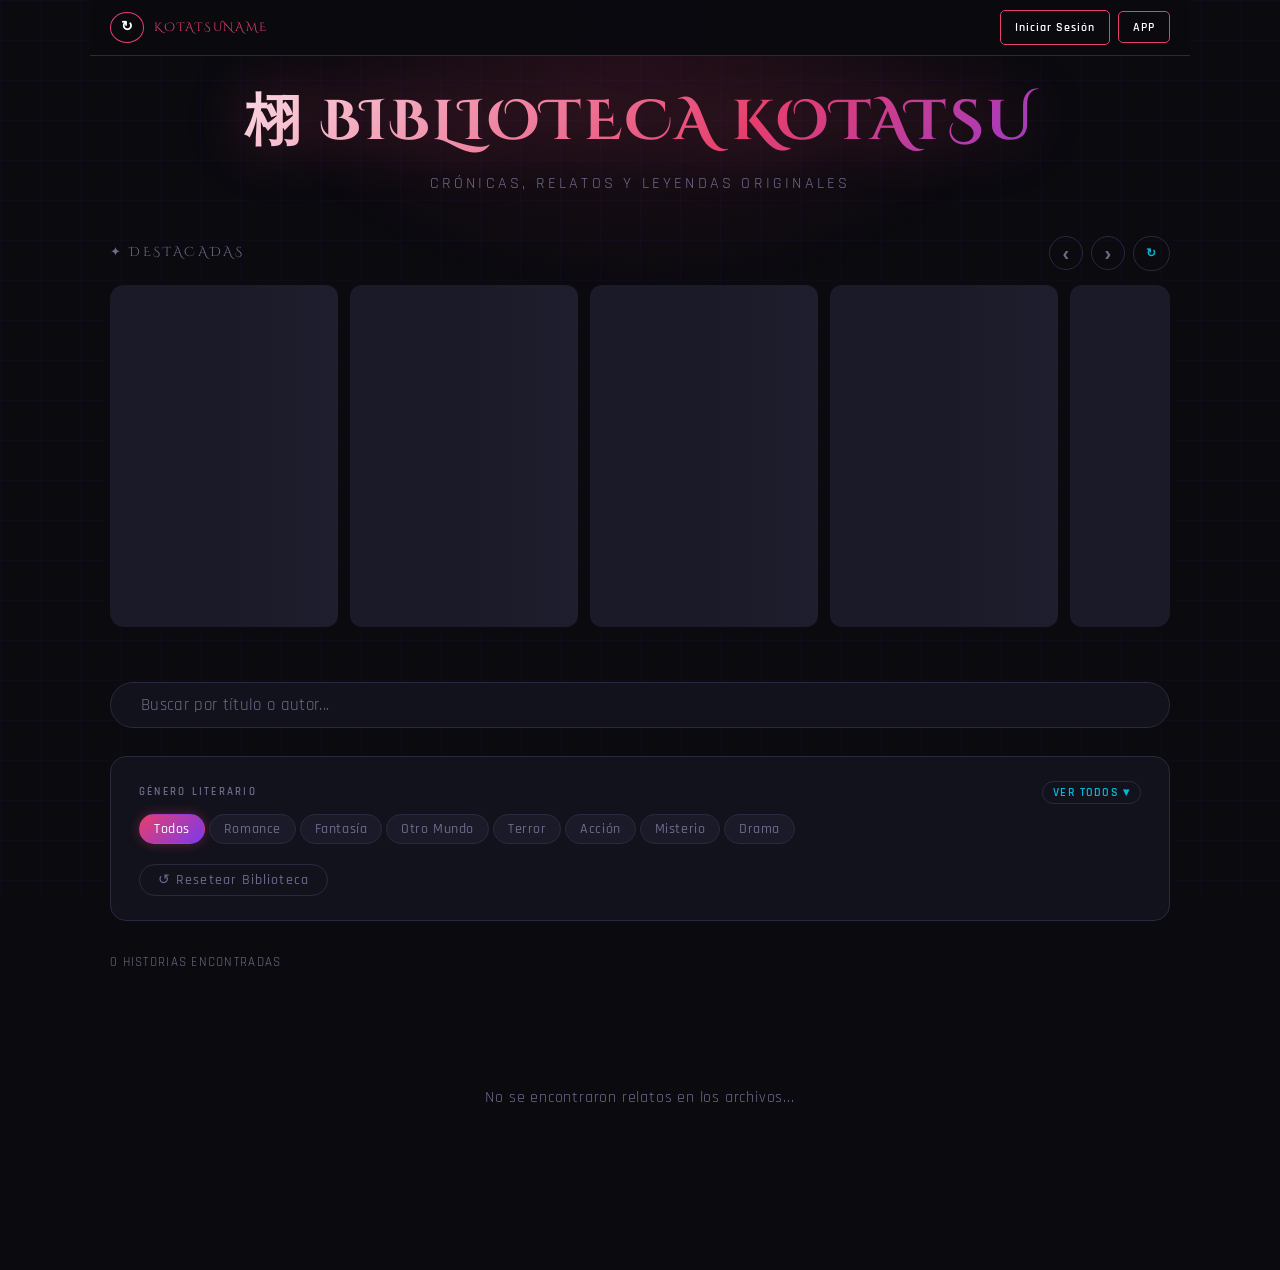
<file: escritos_capitulos.html>
<!DOCTYPE html>
<html lang="es">
<head>
  <meta charset="UTF-8" />
  <meta name="viewport" content="width=device-width, initial-scale=1.0" />
  <title>Capítulos - Kotatsuname</title>
  <link rel="stylesheet" href="buscador.css" />
  <link href="https://fonts.googleapis.com/css2?family=Cinzel+Decorative:wght@700&family=Rajdhani:wght@300;400;500;600&display=swap" rel="stylesheet" />
  <style>
    .nav-btn {
      display:inline-block; text-decoration:none; background:transparent;
      padding:8px 18px; border-radius:5px; color:#fff;
      font-family:var(--font-body); font-size:0.8rem; font-weight:600;
      letter-spacing:0.1em; border:1px solid var(--accent); cursor:pointer; transition:all 0.3s;
    }
    .nav-btn:hover { background:var(--accent); box-shadow:0 0 15px var(--accent); }
    .btn-share-book { border-color:var(--accent3); color:var(--accent3); }
    .btn-share-book:hover { background:var(--accent3); box-shadow:0 0 15px var(--accent3); color:#fff; }

    .book-header {
      display:flex; gap:28px; align-items:flex-start;
      margin-bottom:36px; flex-wrap:wrap;
    }

    .book-cover-placeholder {
      width:140px; height:200px; flex-shrink:0; border-radius:10px;
      border:2px solid var(--border); display:flex; align-items:center;
      justify-content:center; font-size:2.5rem;
      background:linear-gradient(90deg,var(--surface2) 25%,#1e1e2e 50%,var(--surface2) 75%);
      background-size:200% 100%; animation:shimmer 1.6s infinite;
    }
    @keyframes shimmer { 0%{background-position:200% 0} 100%{background-position:-200% 0} }

    .book-cover-img {
      width:140px; flex-shrink:0; border-radius:10px;
      border:2px solid var(--accent); box-shadow:0 0 20px rgba(230,62,109,0.25);
      object-fit:cover; opacity:0; transition:opacity 0.6s ease;
    }
    .book-cover-img.loaded { opacity:1; }

    .book-info { flex:1; min-width:200px; }
    .book-info h1 {
      font-family:var(--font-display); font-size:clamp(1.2rem,3vw,2rem);
      background:linear-gradient(135deg,#fff 0%,var(--accent) 60%,var(--accent2) 100%);
      -webkit-background-clip:text; -webkit-text-fill-color:transparent; background-clip:text;
      margin-bottom:8px;
    }
    .book-info .author {
      font-size:0.95rem; margin-bottom:10px;
    }
    .author-link {
      color:var(--accent3); text-decoration:none; font-weight:600;
      border-bottom:1px dashed var(--accent3); transition:0.2s;
    }
    .author-link:hover { color:#fff; border-bottom-color:#fff; }

    .book-info .sinopsis {
      font-size:0.9rem; color:var(--text-muted); line-height:1.6; margin-bottom:14px;
    }

    .status-badge {
      display:inline-block; font-size:0.75rem; font-weight:700;
      letter-spacing:0.12em; text-transform:uppercase;
      padding:4px 12px; border-radius:20px; border:1px solid currentColor;
    }
    .status-emision  { color:#4CAF50; background:rgba(76,175,80,0.1); }
    .status-pausa    { color:#ff4444; background:rgba(255,68,68,0.1); }
    .status-completo { color:#00d4ff; background:rgba(0,212,255,0.1); }

    .separator { border:none; border-top:1px solid var(--border); margin:28px 0; }

    .chapter-list { display:flex; flex-direction:column; gap:8px; }

    .chapter-item {
      display:flex; align-items:center; justify-content:space-between;
      padding:14px 20px; background:var(--surface); border:1px solid var(--border);
      border-radius:10px; cursor:pointer; transition:all 0.2s ease; gap:12px;
    }
    .chapter-item:hover {
      border-color:var(--accent); background:var(--surface2);
      transform:translateX(4px); box-shadow:0 0 12px rgba(230,62,109,0.15);
    }
    .cap-num {
      font-size:0.78rem; font-weight:700; color:var(--text-muted);
      letter-spacing:0.1em; text-transform:uppercase; flex-shrink:0; min-width:52px;
    }
    .cap-center { flex:1; display:flex; flex-direction:column; gap:2px; min-width:0; }
    .cap-label  { font-size:0.78rem; color:var(--text-muted); letter-spacing:0.04em; }
    .cap-nombre {
      font-size:0.98rem; font-weight:600; color:var(--text);
      white-space:nowrap; overflow:hidden; text-overflow:ellipsis;
    }
    .cap-arrow { font-size:0.85rem; color:var(--accent); font-weight:700; flex-shrink:0; }

    .empty-caps { text-align:center; padding:60px 20px; color:var(--text-muted); }
  </style>
</head>
<body>
  <div class="bg-grid"></div>
  <div class="bg-glow"></div>

  <div class="wrapper">
    <nav style="padding:20px 0 28px; display:flex; justify-content:space-between; align-items:center;">
      <a href="index.html" class="nav-btn">Biblioteca</a>
      <button id="btnShareBook" class="nav-btn btn-share-book">Compartir</button>
    </nav>

    <div class="book-header">
      <div id="bookCover" class="book-cover-placeholder"></div>
      <div class="book-info">
        <h1 id="bookTitle">Cargando...</h1>
        <p class="author" id="bookAuthor"></p>
        <div id="bookTags" style="display:flex;flex-wrap:wrap;gap:6px;margin-bottom:12px;"></div>
        <p class="sinopsis" id="bookSinopsis"></p>
        <span id="bookStatus" class="status-badge"></span>
        <span style="margin-left:12px;font-size:0.85rem;color:var(--text-muted);" id="bookCaps"></span>
      </div>
    </div>

    <hr class="separator" />

    <h3 style="font-family:var(--font-display);font-size:1rem;letter-spacing:0.1em;margin-bottom:20px;color:var(--text-muted);">
      LISTA DE CAPÍTULOS
    </h3>
    <div id="capContainer" class="chapter-list"></div>
  </div>

  <script type="module">
    import { loadEscritos } from "./escritos_data.js";

    const params  = new URLSearchParams(window.location.search);
    const libroId = params.get("id");

    // ── Compartir ──
    function configurarCompartir(libro) {
      const btn = document.getElementById("btnShareBook");
      if (!btn) return;
      btn.addEventListener("click", async () => {
        const data = {
          title: libro.titulo,
          text : `¡Mira "${libro.titulo}" de ${libro.autor} en KotatsuName!`,
          url  : window.location.href,
        };
        try {
          if (navigator.share) { await navigator.share(data); }
          else {
            await navigator.clipboard.writeText(window.location.href);
            const orig = btn.textContent;
            btn.textContent = "Copiado";
            setTimeout(() => { btn.textContent = orig; }, 2000);
          }
        } catch(e) {}
      });
    }

    async function cargarLibro() {
      if (!libroId) { window.location.href = "index.html"; return; }

      const libros = await loadEscritos();
      const libro  = libros.find(l => l.id == libroId);

      if (!libro) {
        document.getElementById("bookTitle").textContent = "Libro no encontrado";
        return;
      }

      configurarCompartir(libro);
      document.title = `${libro.titulo} — Kotatsuname`;

      // ── Portada ──
      if (libro.cover) {
        const img       = document.createElement("img");
        img.className   = "book-cover-img";
        img.alt         = libro.titulo;
        img.addEventListener("load",  () => img.classList.add("loaded"));
        img.addEventListener("error", () => {
          const ph       = document.createElement("div");
          ph.className   = "book-cover-placeholder";
          ph.style.animation = "none";
          ph.textContent = "";
          img.replaceWith(ph);
        });
        img.src = libro.cover + (libro.cover.includes("?") ? "&" : "?") + "_cb=" + libro.id;
        document.getElementById("bookCover").replaceWith(img);
      } else {
        document.getElementById("bookCover").style.animation = "none";
        document.getElementById("bookCover").textContent = "";
      }

      // ── Info ──
      document.getElementById("bookTitle").textContent    = libro.titulo;
      document.getElementById("bookSinopsis").textContent = libro.sinopsis;
      document.getElementById("bookCaps").textContent     =
        `${libro.capitulos} capítulo${libro.capitulos !== 1 ? "s" : ""}`;

      // Autor con enlace al perfil
      const authorEl = document.getElementById("bookAuthor");
      authorEl.innerHTML = `Escrito por: <a
        href="perfil_autor.html?id=${encodeURIComponent(libro.id_autor)}"
        class="author-link">${libro.autor}</a>`;

      // Tags géneros
      document.getElementById("bookTags").innerHTML =
        libro.generos.map(g => `<span class="modal-tag">${g}</span>`).join("");

      // ── Estado ──
      const statusEl   = document.getElementById("bookStatus");
      const estadoRaw  = (libro.estado || "").trim().toLowerCase();
      if (estadoRaw === "completado" || estadoRaw === "finalizado") {
        statusEl.textContent = "Completado"; statusEl.className = "status-badge status-completo";
      } else if (estadoRaw === "pausa" || estadoRaw === "en pausa") {
        statusEl.textContent = "En Pausa"; statusEl.className = "status-badge status-pausa";
      } else {
        statusEl.textContent = "En Emisión"; statusEl.className = "status-badge status-emision";
      }

      // ── Lista de capítulos ──
      const container = document.getElementById("capContainer");

      if (!libro.caps || libro.caps.length === 0) {
        container.innerHTML = `<div class="empty-caps"> Aún no hay capítulos disponibles.</div>`;
        return;
      }

      libro.caps.forEach((cap, idx) => {
        const gNum = idx + 1;
        const item = document.createElement("div");
        item.className      = "chapter-item";
        item.dataset.id     = libroId;
        item.dataset.num    = cap.numero;
        item.dataset.gnum   = gNum;
        item.dataset.nombre = cap.nombre || "";

        item.innerHTML = `
          <span class="cap-num">Cap. ${gNum}</span>
          <div class="cap-center">
            <span class="cap-label">Capítulo ${gNum}</span>
            <span class="cap-nombre">${cap.nombre || `Capítulo ${gNum}`}</span>
          </div>
          <span class="cap-arrow">Leer </span>
        `;
        container.appendChild(item);
      });

      container.addEventListener("click", e => {
        const item = e.target.closest(".chapter-item");
        if (!item) return;
        const nombre = encodeURIComponent(item.dataset.nombre || "");
        window.location.href =
          `libro_capitulo.html?id=${item.dataset.id}&num=${item.dataset.num}&gnum=${item.dataset.gnum}&nombre=${nombre}`;
      });
    }

    cargarLibro();
  </script>
</body>
</html>
</file>
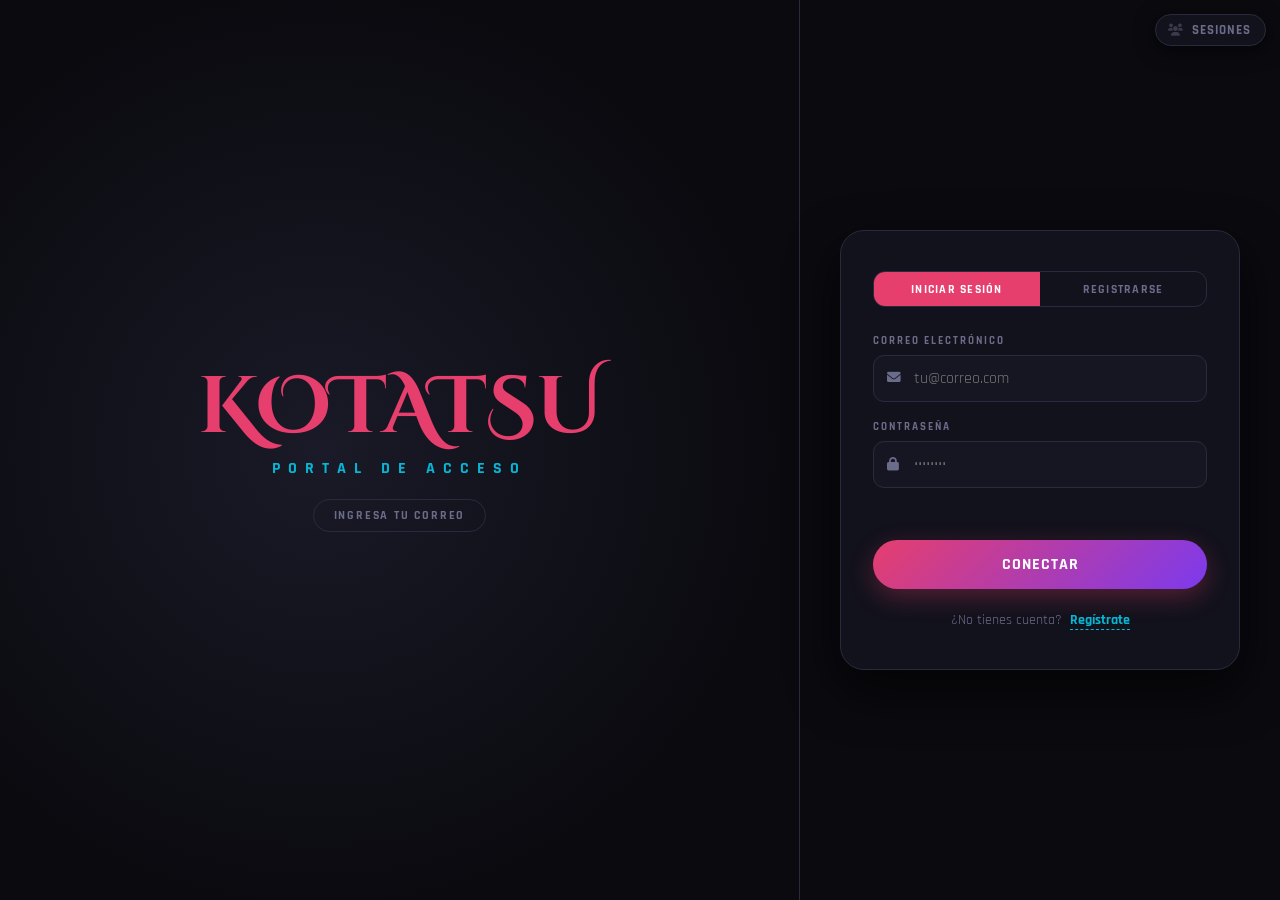
<file: gestion_capitulos.html>
<!DOCTYPE html>
<html lang="es">
<head>
  <meta charset="UTF-8">
  <meta name="viewport" content="width=device-width, initial-scale=1.0">
  <title>Gestión de Capítulos | Kotatsu</title>
  <link href="https://fonts.googleapis.com/css2?family=Cinzel+Decorative:wght@700&family=Rajdhani:wght@400;600;700&display=swap" rel="stylesheet">
  <link rel="stylesheet" href="https://cdnjs.cloudflare.com/ajax/libs/font-awesome/6.0.0/css/all.min.css">
  <link rel="stylesheet" href="buscador.css">
  <style>
    body { margin:0; background:var(--bg); color:var(--text); font-family:'Rajdhani',sans-serif; }

    .top-nav {
      display:flex; justify-content:space-between; align-items:center;
      padding:14px 24px; border-bottom:1px solid var(--border);
      background:rgba(10,10,15,0.85); backdrop-filter:blur(12px);
      position:sticky; top:0; z-index:50;
    }
    .top-nav .brand { font-family:'Cinzel Decorative'; color:var(--accent); font-size:1.1rem; }
    .nav-btn {
      display:inline-block; text-decoration:none; background:transparent;
      padding:7px 16px; border-radius:8px; color:var(--text-muted);
      font-family:'Rajdhani'; font-size:0.8rem; font-weight:700;
      border:1px solid var(--border); cursor:pointer; transition:0.2s;
    }
    .nav-btn:hover { border-color:var(--accent3); color:var(--accent3); }

    .container { max-width:820px; margin:0 auto; padding:28px 20px 80px; }

    /* Header obra */
    .obra-header {
      display:flex; align-items:flex-start; gap:20px;
      background:var(--surface); border:1px solid var(--border);
      border-radius:16px; padding:20px 24px; margin-bottom:28px; flex-wrap:wrap;
    }
    .obra-cover {
      width:80px; height:112px; border-radius:8px; object-fit:cover;
      border:2px solid var(--accent); flex-shrink:0;
    }
    .obra-cover-ph {
      width:80px; height:112px; border-radius:8px; background:var(--surface2);
      border:2px solid var(--border); display:flex; align-items:center;
      justify-content:center; font-size:2rem; flex-shrink:0;
    }
    .obra-meta h2 { font-family:'Cinzel Decorative'; font-size:1.2rem; color:#fff; margin:0 0 6px; }
    .obra-meta p  { color:var(--text-muted); font-size:0.85rem; margin:0; }

    /* Barra acciones */
    .actions-bar {
      display:flex; justify-content:space-between; align-items:center;
      margin-bottom:18px; gap:12px; flex-wrap:wrap;
    }
    .actions-bar h3 {
      font-family:'Cinzel Decorative'; font-size:0.85rem;
      color:var(--text-muted); letter-spacing:1px;
    }
    .btn-add-cap {
      background:var(--accent3); color:#000; border:none;
      padding:10px 22px; border-radius:50px; font-weight:700;
      font-family:'Rajdhani'; font-size:0.85rem; cursor:pointer;
      transition:0.2s; box-shadow:0 4px 14px rgba(6,182,212,0.3);
    }
    .btn-add-cap:hover { filter:brightness(1.1); transform:translateY(-1px); }

    /* Cards capítulo */
    .cap-list { display:flex; flex-direction:column; gap:10px; }

    .cap-card {
      background:var(--surface); border:1px solid var(--border);
      border-radius:12px; padding:14px 18px;
      display:flex; align-items:center; gap:14px; transition:border-color 0.2s;
    }
    .cap-card:hover { border-color:rgba(6,182,212,0.3); }

    .cap-num {
      font-size:0.72rem; font-weight:700; color:var(--text-muted);
      letter-spacing:0.1em; text-transform:uppercase;
      flex-shrink:0; min-width:48px;
    }
    .cap-nombre { flex:1; font-size:0.95rem; font-weight:600; color:var(--text); }
    .cap-link   {
      font-size:0.72rem; color:var(--text-muted); margin-top:2px;
      white-space:nowrap; overflow:hidden; text-overflow:ellipsis; max-width:220px;
    }

    .cap-actions { display:flex; gap:8px; flex-shrink:0; }
    .btn-icon {
      background:none; border:1px solid var(--border); color:var(--text-muted);
      width:34px; height:34px; border-radius:8px; cursor:pointer;
      display:flex; align-items:center; justify-content:center;
      font-size:0.85rem; transition:0.2s;
    }
    .btn-icon.edit:hover { border-color:var(--accent3); color:var(--accent3); }
    .btn-icon.del:hover  { border-color:var(--accent);  color:var(--accent); }

    /* Ver capítulo */
    .btn-icon.view { border-color:var(--border); }
    .btn-icon.view:hover { border-color:#4CAF50; color:#4CAF50; }

    .empty-caps {
      text-align:center; padding:50px 20px;
      border:1px dashed var(--border); border-radius:14px; color:var(--text-muted);
    }

    /* Modal */
    .modal-overlay {
      position:fixed; inset:0; background:rgba(0,0,0,0.75);
      display:flex; align-items:center; justify-content:center;
      z-index:100; padding:20px;
      opacity:0; pointer-events:none; transition:opacity 0.3s;
    }
    .modal-overlay.open { opacity:1; pointer-events:all; }
    .modal-box {
      background:#12121e; border:1px solid var(--border);
      border-radius:20px; padding:28px; width:100%; max-width:480px;
      transform:scale(0.95); transition:transform 0.3s;
    }
    .modal-overlay.open .modal-box { transform:scale(1); }

    .modal-box h3 { font-family:'Cinzel Decorative'; color:var(--accent3); margin:0 0 20px; font-size:1rem; }

    .modal-field { margin-bottom:16px; }
    .modal-field label {
      display:block; font-size:0.7rem; color:var(--text-muted);
      font-weight:700; letter-spacing:2px; text-transform:uppercase; margin-bottom:8px;
    }
    .modal-field input {
      width:100%; background:#0a0a0f; border:1px solid var(--border);
      padding:12px 14px; border-radius:10px; color:#fff; outline:none;
      font-family:'Rajdhani'; font-size:0.95rem; box-sizing:border-box; transition:0.2s;
    }
    .modal-field input:focus { border-color:var(--accent3); }

    /* Preview del link en el modal */
    .link-preview {
      font-size:0.75rem; color:var(--text-muted); margin-top:6px;
      word-break:break-all; min-height:1em;
    }
    .link-preview a { color:var(--accent3); text-decoration:none; }
    .link-preview a:hover { text-decoration:underline; }

    .modal-actions { display:flex; gap:10px; margin-top:20px; }
    .btn-modal {
      flex:1; padding:13px; border-radius:10px; border:none;
      font-family:'Rajdhani'; font-weight:700; font-size:0.95rem; cursor:pointer; transition:0.2s;
    }
    .btn-modal.cancel { background:var(--surface); color:var(--text-muted); border:1px solid var(--border); }
    .btn-modal.cancel:hover { border-color:var(--accent); color:var(--accent); }
    .btn-modal.save   { background:linear-gradient(135deg,var(--accent3),#0891b2); color:#000; }
    .btn-modal.save:hover { filter:brightness(1.1); }
    .btn-modal.danger { background:rgba(230,62,109,0.1); color:var(--accent); border:1px solid var(--accent); }
    .btn-modal.danger:hover { background:var(--accent); color:#fff; }

    .modal-err {
      color:var(--accent); font-size:0.85rem; text-align:center;
      margin-top:8px; min-height:1.2rem;
    }
    .modal-ok {
      color:#4CAF50; font-size:0.85rem; text-align:center;
      margin-top:8px; min-height:1.2rem;
    }

    .spinner-inline {
      display:inline-block; width:14px; height:14px;
      border:2px solid rgba(0,0,0,0.2); border-top-color:#000;
      border-radius:50%; animation:spin 0.7s linear infinite;
    }
    @keyframes spin { to { transform:rotate(360deg); } }
  </style>
</head>
<body>
  <div class="bg-grid"></div>

  <nav class="top-nav">
    <span class="brand">KOTATSUNAME</span>
    <a href="panel_autor.html" class="nav-btn">← Panel</a>
  </nav>

  <main class="container">
    <div class="obra-header">
      <div id="obraCover" class="obra-cover-ph"></div>
      <div class="obra-meta">
        <h2 id="obraTitulo">Cargando...</h2>
        <p id="obraInfo"></p>
      </div>
    </div>

    <div class="actions-bar">
      <h3>Capítulos</h3>
      <button class="btn-add-cap" onclick="abrirModal(null)">+ Agregar Capítulo</button>
    </div>

    <div id="capList" class="cap-list">
      <div class="empty-caps">Cargando capítulos...</div>
    </div>
  </main>

  <!-- Modal nuevo/editar capítulo -->
  <div class="modal-overlay" id="modalOverlay">
    <div class="modal-box">
      <h3 id="modalTitulo">Nuevo Capítulo</h3>

      <div class="modal-field">
        <label>Número de Capítulo</label>
        <input type="number" id="modalNumero" min="1" max="50" placeholder="Ej: 1" />
      </div>

      <div class="modal-field">
        <label>Nombre del Capítulo</label>
        <input type="text" id="modalNombre" placeholder="Ej: El inicio del viaje" />
      </div>

      <div class="modal-field">
        <label>Link de Google Docs</label>
        <input type="text" id="modalLink" placeholder="https://docs.google.com/document/d/..." oninput="previewLink()" />
        <p class="link-preview" id="linkPreview"></p>
      </div>

      <div class="modal-err" id="modalErr"></div>
      <div class="modal-ok"  id="modalOk"></div>

      <div class="modal-actions">
        <button class="btn-modal cancel" onclick="cerrarModal()">Cancelar</button>
        <button class="btn-modal save"   id="btnGuardarCap" onclick="guardarCapitulo()">Guardar</button>
      </div>

      <div id="deleteSection" style="margin-top:12px; display:none;">
        <button class="btn-modal danger" style="width:100%;" onclick="borrarCapitulo()">
          <i class="fas fa-trash"></i> Borrar este capítulo
        </button>
      </div>
    </div>
  </div>

  <script type="module">
    import { loadEscritos, clearCache } from "./escritos_data.js";

    const SCRIPT_URL = "https://script.google.com/macros/s/AKfycbxlwm_htimcLqGW7p5HQvdgqwY1V7tlr3oEt5vl6FMZ8j6TGyB3V8t4Dwd2t8vU9AZA/exec";

    const params  = new URLSearchParams(window.location.search);
    const idObra  = params.get("id");
    const idAutor = localStorage.getItem("ktt_id");

    if (!idAutor) window.location.href = "registrarse.html";

    let obra        = null;
    let capEditando = null;

    // ── Preview del link en el modal ──
    window.previewLink = function() {
      const val = document.getElementById("modalLink").value.trim();
      const prev = document.getElementById("linkPreview");
      if (!val) { prev.innerHTML = ""; return; }
      const m = val.match(/\/document\/d\/([a-zA-Z0-9_-]+)/);
      if (m) {
        prev.innerHTML = `✓ Doc válido: <a href="${val}" target="_blank" rel="noopener">Ver documento →</a>`;
      } else {
        prev.textContent = "No parece un link de Google Docs válido";
        prev.style.color = "var(--accent)";
      }
    };

    // ── Cargar y renderizar ──
    async function render() {
      const todas = await loadEscritos();
      obra = todas.find(o => String(o.id) === String(idObra));
      if (!obra) { alert("Obra no encontrada."); window.location.href = "panel_autor.html"; return; }

      document.title = `Capítulos — ${obra.titulo}`;
      document.getElementById("obraTitulo").textContent = obra.titulo;
      document.getElementById("obraInfo").textContent   =
        `${obra.capitulos} capítulo${obra.capitulos !== 1 ? "s" : ""} · ${obra.autor}`;

      if (obra.cover) {
        const img     = document.createElement("img");
        img.className = "obra-cover";
        img.src       = obra.cover;
        img.alt       = obra.titulo;
        document.getElementById("obraCover").replaceWith(img);
      }

      const container = document.getElementById("capList");

      if (!obra.caps || obra.caps.length === 0) {
        container.innerHTML = `<div class="empty-caps"> No hay capítulos aún. Agrega el primero.</div>`;
        return;
      }

      container.innerHTML = "";
      obra.caps.forEach(cap => {
        const card = document.createElement("div");
        card.className = "cap-card";
        card.innerHTML = `
          <span class="cap-num">Cap. ${cap.numero}</span>
          <div style="flex:1;min-width:0;">
            <div class="cap-nombre">${cap.nombre || `Capítulo ${cap.numero}`}</div>
            <div class="cap-link">${cap.rawLink || ""}</div>
          </div>
          <div class="cap-actions">
            <button class="btn-icon view" title="Vista previa"
              onclick="window.open('libro_capitulo.html?id=${idObra}&num=${cap.numero}&gnum=${cap.numero}&nombre=${encodeURIComponent(cap.nombre||"")}','_blank')">
              <i class="fas fa-eye"></i>
            </button>
            <button class="btn-icon edit" title="Editar" onclick="abrirModal(${cap.numero})">
              <i class="fas fa-pen"></i>
            </button>
            <button class="btn-icon del" title="Borrar" onclick="confirmarBorrado(${cap.numero})">
              <i class="fas fa-trash"></i>
            </button>
          </div>
        `;
        container.appendChild(card);
      });
    }

    // ── Modal ──
    window.abrirModal = (numCap) => {
      capEditando = numCap;
      const esNuevo = numCap === null;

      document.getElementById("modalTitulo").textContent        = esNuevo ? "Nuevo Capítulo" : `Editar Capítulo ${numCap}`;
      document.getElementById("modalErr").textContent           = "";
      document.getElementById("modalOk").textContent            = "";
      document.getElementById("linkPreview").textContent        = "";
      document.getElementById("deleteSection").style.display    = esNuevo ? "none" : "block";

      if (!esNuevo && obra) {
        const cap = obra.caps.find(c => c.numero === numCap);
        document.getElementById("modalNumero").value   = numCap;
        document.getElementById("modalNombre").value   = cap?.nombre  || "";
        document.getElementById("modalLink").value     = cap?.rawLink || "";
        document.getElementById("modalNumero").disabled = true;
        window.previewLink();
      } else {
        const usados  = obra?.caps.map(c => c.numero) || [];
        let siguiente = 1;
        while (usados.includes(siguiente)) siguiente++;
        document.getElementById("modalNumero").value    = siguiente;
        document.getElementById("modalNombre").value    = "";
        document.getElementById("modalLink").value      = "";
        document.getElementById("modalNumero").disabled = false;
      }

      document.getElementById("modalOverlay").classList.add("open");
    };

    window.cerrarModal = () => {
      document.getElementById("modalOverlay").classList.remove("open");
      capEditando = null;
    };

    document.getElementById("modalOverlay").addEventListener("click", e => {
      if (e.target === document.getElementById("modalOverlay")) cerrarModal();
    });

    // ── Guardar capítulo ──
    window.guardarCapitulo = async () => {
      const num    = parseInt(document.getElementById("modalNumero").value);
      const nombre = document.getElementById("modalNombre").value.trim();
      const link   = document.getElementById("modalLink").value.trim();
      const errEl  = document.getElementById("modalErr");
      const okEl   = document.getElementById("modalOk");
      const btn    = document.getElementById("btnGuardarCap");

      errEl.textContent = "";
      okEl.textContent  = "";

      if (!num || num < 1 || num > 50) { errEl.textContent = "Número entre 1 y 50."; return; }
      if (!nombre)  { errEl.textContent = "El nombre es obligatorio."; return; }
      if (!link)    { errEl.textContent = "El link del documento es obligatorio."; return; }
      if (!link.includes("docs.google.com/document")) {
        errEl.textContent = "El link debe ser un Google Docs válido."; return;
      }

      btn.disabled  = true;
      btn.innerHTML = '<span class="spinner-inline"></span>';

      try {
        await fetch(SCRIPT_URL, {
          method:"POST", mode:"no-cors",
          body: JSON.stringify({
            action      : "guardarCapitulo",
            idObra, idAutor,
            numCapitulo : num,
            nombreCap   : nombre,
            urlCap      : link,
          }),
        });

        okEl.textContent = "¡Capítulo guardado!";
        clearCache();
        setTimeout(() => { cerrarModal(); render(); }, 1000);

      } catch(e) {
        errEl.textContent = "Error de conexión. Intenta de nuevo.";
      } finally {
        btn.disabled  = false;
        btn.innerHTML = "Guardar";
      }
    };

    // ── Borrar capítulo ──
    window.borrarCapitulo = async () => {
      if (!capEditando) return;
      if (!confirm(`¿Borrar el Capítulo ${capEditando}? Esta acción no se puede deshacer.`)) return;

      const btn = document.querySelector(".btn-modal.danger");
      btn.disabled  = true;
      btn.innerHTML = '<span class="spinner-inline" style="border-top-color:var(--accent)"></span> Borrando...';

      try {
        await fetch(SCRIPT_URL, {
          method:"POST", mode:"no-cors",
          body: JSON.stringify({
            action     : "borrarCapitulo",
            idObra, idAutor,
            numCapitulo: capEditando,
          }),
        });
        clearCache();
        cerrarModal();
        setTimeout(() => render(), 1000);
      } catch(e) {
        document.getElementById("modalErr").textContent = "Error al borrar.";
        btn.disabled  = false;
        btn.innerHTML = '<i class="fas fa-trash"></i> Borrar este capítulo';
      }
    };

    // El botón de borrar en la card también abre el modal en modo edición
    window.confirmarBorrado = (num) => abrirModal(num);

    render();
  </script>
</body>
</html>
</file>
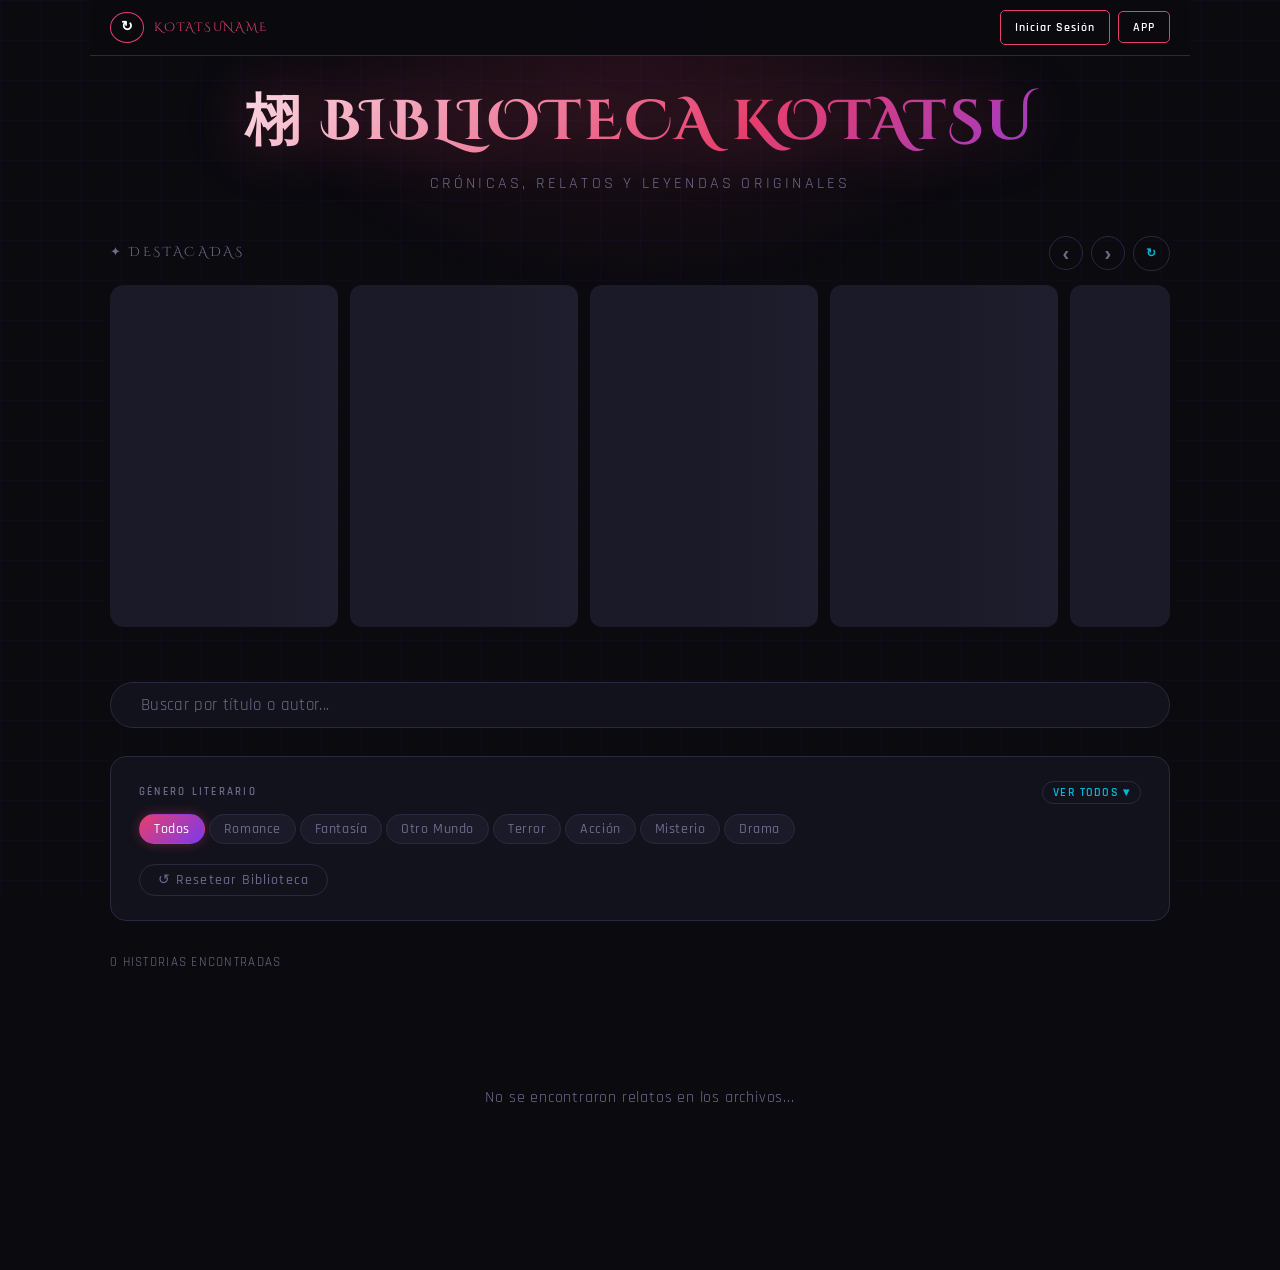
<file: libro_capitulo.html>
<!DOCTYPE html>
<html lang="es">
<head>
  <meta charset="UTF-8" />
  <meta name="viewport" content="width=device-width, initial-scale=1.0" />
  <title>Lectura - Kotatsuname</title>
  <link rel="stylesheet" href="buscador.css" />
  <link rel="stylesheet" href="https://cdnjs.cloudflare.com/ajax/libs/font-awesome/6.0.0/css/all.min.css" />
  <link href="https://fonts.googleapis.com/css2?family=Cinzel+Decorative:wght@700&family=Rajdhani:wght@300;400;500;600&family=Lora:ital,wght@0,500;0,600;1,500&family=Merriweather:wght@400;700&display=swap" rel="stylesheet" />
  <style>
    /* ── Tema de lectura — fondo + texto del área de contenido ── */
    body.reading-theme {
      /* El fondo general permanece oscuro (nav, etc.) */
    }
    .reading-page,
    .reading-actions {
      transition: background-color 0.35s ease, color 0.35s ease;
    }
    /* Por defecto: modo oscuro normal */
    .reading-page { background: transparent; }

    /* ══ NAV STICKY — solo marca + chip ══ */
    .top-nav {
      position:sticky; top:0; z-index:200;
      background:rgba(10,10,15,0.95); backdrop-filter:blur(14px);
      -webkit-backdrop-filter:blur(14px);
      border-bottom:1px solid var(--border);
      padding:9px 18px;
      display:flex; align-items:center; justify-content:space-between; gap:10px;
    }
    .nav-left  { display:flex; align-items:center; gap:10px; flex-shrink:0; }
    .nav-right { display:flex; align-items:center; gap:8px; }

    /* Marca → index.html */
    .brand {
      font-family:'Cinzel Decorative'; color:var(--accent); font-size:1rem;
      text-decoration:none; display:inline-flex; align-items:center; gap:6px;
      transition:opacity .2s; white-space:nowrap; letter-spacing:.04em;
    }
    .brand:hover { opacity:.7; }
    .brand-icon { font-size:.6rem; color:var(--text-muted); }

    /* ── Chip de sesión (igual al index) ── */
    .user-chip {
      display:flex; align-items:center; gap:8px;
      background:var(--surface); border:1px solid var(--border);
      border-radius:50px; padding:5px 12px 5px 6px;
      cursor:pointer; transition:.2s; position:relative;
    }
    .user-chip:hover { border-color:var(--accent); }
    .user-chip img {
      width:24px; height:24px; border-radius:50%;
      object-fit:cover; border:1px solid var(--accent);
    }
    .chip-avatar-ph {
      width:24px; height:24px; border-radius:50%; flex-shrink:0;
      background:var(--surface2); border:1px solid var(--accent);
      display:flex; align-items:center; justify-content:center;
      font-size:.65rem; font-weight:700; color:var(--accent);
    }
    .user-chip .chip-name { font-size:.78rem; font-weight:600; color:var(--text); white-space:nowrap; }

    /* ── Dropdown sesiones (mismo estilo que index) ── */
    .sessions-panel {
      position:absolute; top:calc(100% + 8px); right:0;
      background:#12121e; border:1px solid var(--border);
      border-radius:13px; padding:9px; width:255px;
      box-shadow:0 14px 36px rgba(0,0,0,.8);
      display:none; flex-direction:column; gap:5px; z-index:500;
    }
    .sessions-panel.open { display:flex; animation:spDown .13s ease; }
    @keyframes spDown { from{opacity:0;transform:translateY(-4px)} to{opacity:1;transform:translateY(0)} }

    .sp-header {
      font-size:.56rem; font-weight:700; letter-spacing:.15em; text-transform:uppercase;
      color:var(--text-muted); padding-bottom:7px; border-bottom:1px solid var(--border);
    }
    .sp-accounts { max-height:240px; overflow-y:auto; display:flex; flex-direction:column; gap:4px; }
    .sp-accounts::-webkit-scrollbar { width:3px; }
    .sp-accounts::-webkit-scrollbar-thumb { background:var(--border); border-radius:3px; }
    .sp-chip {
      display:flex; align-items:center; gap:8px; padding:7px 9px;
      background:rgba(26,26,40,.9); border-radius:8px; border:1px solid var(--border);
      cursor:pointer; transition:.15s;
    }
    .sp-chip:hover { border-color:var(--accent); background:#1a1a28; }
    .sp-chip.active { border-color:rgba(230,62,109,.35); background:rgba(230,62,109,.04); }
    .sp-av {
      width:28px; height:28px; border-radius:50%; background:var(--bg);
      border:2px solid var(--border); flex-shrink:0; overflow:hidden;
      display:flex; align-items:center; justify-content:center;
      font-size:.7rem; font-weight:700; color:var(--accent);
    }
    .sp-av img { width:100%; height:100%; object-fit:cover; }
    .sp-info   { flex:1; min-width:0; }
    .sp-name   { font-size:.8rem; font-weight:700; color:var(--text); white-space:nowrap; overflow:hidden; text-overflow:ellipsis; }
    .sp-email  { font-size:.58rem; color:var(--text-muted); white-space:nowrap; overflow:hidden; text-overflow:ellipsis; }
    .sp-role   { font-size:.5rem; font-weight:700; letter-spacing:.07em; text-transform:uppercase; padding:1px 5px; border-radius:20px; flex-shrink:0; }
    .sp-role.user  { background:rgba(76,175,80,.12);  color:#4CAF50; }
    .sp-role.mod   { background:rgba(245,158,11,.12); color:#f59e0b; }
    .sp-role.admin { background:rgba(6,182,212,.12);  color:#06b6d4; }
    .sp-role.owner { background:rgba(230,62,109,.12); color:#e63e6d; }
    .sp-dot   { width:6px; height:6px; border-radius:50%; background:#4CAF50; flex-shrink:0; }
    .sp-divider { height:1px; background:var(--border); margin:2px 0; }
    .sp-action {
      display:flex; align-items:center; gap:7px; padding:6px 9px;
      border-radius:8px; border:none; background:transparent;
      font-family:'Rajdhani'; font-size:.72rem; font-weight:700;
      cursor:pointer; color:var(--text-muted); text-transform:uppercase;
      letter-spacing:.07em; width:100%; transition:.15s;
    }
    .sp-action:hover { color:var(--accent); background:rgba(230,62,109,.06); }

    /* ══ BARRA DE ACCIONES — debajo del nav, NO sticky ══ */
    .reading-actions {
      max-width:760px; margin:16px auto 0;
      padding:0 20px;
      display:flex; justify-content:space-between; align-items:center; gap:10px;
      position:relative; z-index:1;
    }
    .action-btn {
      display:inline-flex; align-items:center; gap:6px;
      text-decoration:none; background:transparent;
      padding:7px 15px; border-radius:7px; color:rgba(255,255,255,.85);
      font-family:'Rajdhani'; font-size:.78rem; font-weight:600;
      letter-spacing:.08em; border:1px solid var(--border);
      cursor:pointer; transition:all .25s;
    }
    .action-btn:hover { background:var(--accent); border-color:var(--accent); color:#fff; box-shadow:0 0 12px rgba(230,62,109,.3); }
    .action-btn.share { border-color:rgba(6,182,212,.4); color:var(--accent3); }
    .action-btn.share:hover { background:var(--accent3); border-color:var(--accent3); color:#000; box-shadow:0 0 12px rgba(6,182,212,.3); }

    /* ══ CONTENIDO ══ */
    /* Wrapper exterior — siempre oscuro, centra la "hoja" */
    .reading-page-wrap {
      max-width:820px; margin:0 auto;
      padding:0 10px 110px; position:relative; z-index:1;
    }
    /* Hoja de lectura — recibe el color de fondo del tema */
    .reading-page {
      max-width:760px; margin:8px auto;
      padding:28px 24px 48px;
      border-radius:12px;
      transition: background-color .35s ease, box-shadow .35s ease;
    }
    .read-header { border-bottom:1px solid var(--border); margin-bottom:32px; padding-bottom:18px; }
    .read-header .cap-number {
      font-size:.78rem; font-weight:700; letter-spacing:.2em;
      text-transform:uppercase; color:var(--accent); margin-bottom:6px;
    }
    .read-header h1 {
      font-family:var(--font-display); font-size:clamp(1.2rem,4vw,1.8rem);
      color:var(--text); margin-bottom:8px; line-height:1.2;
    }
    .read-header .book-ref { font-size:.88rem; color:var(--text-muted); font-style:italic; }
    .author-link { color:var(--accent3); text-decoration:none; border-bottom:1px dashed var(--accent3); transition:.2s; }
    .author-link:hover { color:#fff; border-bottom-color:#fff; }

    .reading-text {
      font-size:1.15rem; line-height:1.6; color:#ddd;
      white-space:pre-wrap; font-family:'Rajdhani',sans-serif; min-height:200px;
    }
    .loading-text {
      display:flex; align-items:center; gap:12px;
      color:var(--text-muted); font-size:.95rem; padding:40px 0;
    }
    .loading-text::before {
      content:""; width:18px; height:18px;
      border:2px solid var(--border); border-top-color:var(--accent);
      border-radius:50%; animation:spin .8s linear infinite; flex-shrink:0;
    }
    @keyframes spin { to { transform:rotate(360deg); } }

    .chapter-nav {
      display:flex; justify-content:space-between; align-items:center;
      margin-top:80px; padding-top:32px; border-top:1px solid var(--border); gap:12px;
    }
    .nav-cap-btn {
      text-decoration:none; background:transparent; padding:12px 20px;
      border-radius:8px; color:rgba(255,255,255,.7);
      font-family:var(--font-body); font-size:.9rem; font-weight:600;
      border:1px solid var(--border); cursor:pointer; transition:all .3s;
      text-align:center; flex:1; max-width:160px;
    }
    .nav-cap-btn:hover:not(.disabled) {
      background:var(--accent); border-color:var(--accent);
      color:#fff; box-shadow:0 0 15px rgba(230,62,109,.4);
    }
    .nav-cap-btn.disabled { opacity:0; pointer-events:none; }
    .nav-cap-btn.index-btn { max-width:120px; color:var(--text-muted); }
    .nav-cap-btn.index-btn:hover {
      border-color:var(--accent3); color:var(--accent3);
      background:rgba(6,182,212,.08); box-shadow:none;
    }
    .chapter-end {
      text-align:center; margin-top:60px; padding:30px;
      color:var(--text-muted); font-size:.85rem;
      letter-spacing:.15em; text-transform:uppercase;
      border-top:1px solid var(--border);
    }

    /* ══ CONTROLES FLOTANTES ══ */
    .reading-controls {
      position:fixed; bottom:24px; right:20px;
      display:flex; flex-direction:column; gap:5px; z-index:100;
      align-items:flex-end;
    }
    .control-btn {
      background:rgba(12,12,22,.8); backdrop-filter:blur(12px);
      -webkit-backdrop-filter:blur(12px);
      border:1px solid rgba(255,255,255,.09); color:rgba(255,255,255,.72);
      padding:8px 13px; cursor:pointer; border-radius:8px;
      font-size:.8rem; font-weight:700; font-family:'Rajdhani'; transition:all .2s;
    }
    .control-btn:hover { border-color:var(--accent); color:var(--accent); background:rgba(12,12,22,.95); }

    /* Panel fuente */
    .font-selector {
      background:rgba(12,12,22,.93); backdrop-filter:blur(14px);
      border:1px solid rgba(255,255,255,.09); border-radius:12px;
      padding:10px; display:none; flex-direction:column; gap:5px;
      box-shadow:0 8px 28px rgba(0,0,0,.6);
    }
    .font-selector.open { display:flex; }
    .font-opt {
      background:none; border:1px solid rgba(255,255,255,.06);
      color:rgba(255,255,255,.55); padding:6px 12px; border-radius:7px;
      cursor:pointer; font-size:.78rem; font-weight:600; transition:.18s; text-align:left;
    }
    .font-opt:hover,.font-opt.active { border-color:var(--accent3); color:var(--accent3); background:rgba(6,182,212,.07); }

    /* Panel tono */
    .tint-panel {
      background:rgba(12,12,22,.93); backdrop-filter:blur(14px);
      border:1px solid rgba(255,255,255,.09); border-radius:13px;
      padding:13px 14px; display:none; flex-direction:column; gap:10px;
      box-shadow:0 8px 28px rgba(0,0,0,.6); min-width:228px;
    }
    .tint-panel.open { display:flex; }
    .tint-panel-title { font-size:.57rem; font-weight:700; letter-spacing:.16em; text-transform:uppercase; color:rgba(255,255,255,.28); }
    .tint-sublabel { font-size:.54rem; color:rgba(255,255,255,.22); text-transform:uppercase; letter-spacing:.1em; margin-bottom:-3px; }
    .tint-grid { display:grid; grid-template-columns:repeat(5,1fr); gap:6px; }
    .tint-swatch {
      aspect-ratio:1; border-radius:7px; cursor:pointer;
      border:2px solid transparent; transition:all .18s; position:relative; min-width:0;
    }
    .tint-swatch:hover { transform:scale(1.1); }
    .tint-swatch.active { border-color:rgba(255,255,255,.85); }
    .tint-swatch.active::after {
      content:"✓"; position:absolute; inset:0; display:flex;
      align-items:center; justify-content:center;
      font-size:.6rem; color:#fff; font-weight:900; text-shadow:0 1px 3px rgba(0,0,0,.65);
    }
    .tint-intensity-row { display:flex; flex-direction:column; gap:4px; }
    .tint-intensity-label { font-size:.55rem; color:rgba(255,255,255,.3); text-transform:uppercase; letter-spacing:.1em; }
    .tint-slider {
      -webkit-appearance:none; appearance:none;
      width:100%; height:3px; border-radius:3px;
      background:rgba(255,255,255,.1); outline:none; cursor:pointer;
    }
    .tint-slider::-webkit-slider-thumb {
      -webkit-appearance:none; width:12px; height:12px; border-radius:50%;
      background:var(--accent); cursor:pointer; border:2px solid rgba(255,255,255,.2);
    }
    .tint-slider::-moz-range-thumb { width:12px; height:12px; border-radius:50%; background:var(--accent); cursor:pointer; border:none; }

    /* Responsive */
    @media(max-width:520px){
      .top-nav { padding:8px 12px; }
      .brand   { font-size:.82rem; }
      .chip-name { max-width:55px; overflow:hidden; text-overflow:ellipsis; }
      .reading-page { padding:22px 13px 110px; }
      .reading-actions { padding:0 13px; }
    }
  </style>
</head>
<body>
  <div class="bg-grid"></div>

  <!-- ══ NAV STICKY — solo marca + chip ══ -->
  <nav class="top-nav">
    <div class="nav-left">
      <a href="index.html" class="brand" title="Inicio">
        <i class="fas fa-house brand-icon"></i>
        KOTATSUNAME
      </a>
    </div>
    <div class="nav-right">
      <!-- Chip de sesión con dropdown -->
      <div style="position:relative;" id="chipWrap">
        <div class="user-chip" id="userChip" onclick="toggleSessionPanel(event)">
          <div class="chip-avatar-ph" id="chipAvPh">?</div>
          <img id="chipAvImg" src="" alt="" style="display:none;width:24px;height:24px;border-radius:50%;object-fit:cover;border:1px solid var(--accent);">
          <span class="chip-name" id="chipName">Lector</span>
          <i class="fas fa-chevron-down" id="chipCaret" style="font-size:.5rem;color:var(--text-muted);transition:transform .2s;margin-left:2px;"></i>
        </div>

        <div class="sessions-panel" id="sessionsPanel">
          <div class="sp-header">
            <i class="fas fa-id-card" style="margin-right:4px;"></i>Sesiones guardadas
          </div>
          <div class="sp-accounts" id="spAccountsList"></div>
          <div class="sp-divider"></div>
          <button class="sp-action" onclick="window.location.href='registrarse.html'">
            <i class="fas fa-right-to-bracket"></i> Cambiar sesión
          </button>
        </div>
      </div>
    </div>
  </nav>

  <!-- ══ ACCIONES — Volver y Compartir FUERA del nav ══ -->
  <div class="reading-actions">
    <button id="btnVolver" class="action-btn">
      <i class="fas fa-arrow-left" style="font-size:.65rem;"></i>Volver
    </button>
    <button id="btnCompartir" class="action-btn share">
      <i class="fas fa-share-nodes" style="font-size:.65rem;"></i> Compartir
    </button>
  </div>

  <!-- ══ CONTENIDO ══ -->
  <div class="reading-page" id="readingArea">
    <header class="read-header">
      <p class="cap-number" id="capNumber"></p>
      <h1 id="capTitle">Cargando...</h1>
      <p class="book-ref" id="bookRef"></p>
    </header>

    <div id="textCanvas" style="border-radius:10px;transition:background .35s ease,padding .35s ease;">
    <article id="capContent" class="reading-text">
      <div class="loading-text">Consultando los archivos...</div>
    </article>
    </div><!-- /textCanvas -->

    <div class="chapter-end">✦ Fin del capítulo ✦</div>

    <footer class="chapter-nav">
      <button id="btnPrev"  class="nav-cap-btn disabled">Anterior</button>
      <button id="btnIndex" class="nav-cap-btn index-btn">Índice</button>
      <button id="btnNext"  class="nav-cap-btn disabled">Siguiente</button>
    </footer>
  </div>

  <!-- ══ CONTROLES FLOTANTES ══ -->
  <div class="reading-controls">
    <div class="tint-panel" id="tintPanel">
      <span class="tint-panel-title">Tema de lectura</span>
      <span class="tint-sublabel">Noche</span>
      <div class="tint-grid" id="tintGridOscuros"></div>
      <span class="tint-sublabel">Papel / Sepia</span>
      <div class="tint-grid" id="tintGridCalidos"></div>
      <span class="tint-sublabel">Neutros / Noche</span>
      <div class="tint-grid" id="tintGridNeutros"></div>
      <div class="tint-intensity-row">
        <span class="tint-intensity-label">Claro ←  Tono  → Oscuro</span>
        <input type="range" class="tint-slider" id="tintSlider" min="0" max="100" value="30">
      </div>
    </div>

    <div class="font-selector" id="fontSelector">
      <button class="font-opt active" data-font="'Rajdhani', sans-serif">Rajdhani</button>
      <button class="font-opt" data-font="'Lora', serif">Lora</button>
      <button class="font-opt" data-font="'Merriweather', serif">Merriweather</button>
      <button class="font-opt" data-font="'Georgia', serif">Georgia</button>
      <button class="font-opt" data-font="'Courier New', monospace">Courier</button>
    </div>

    <button class="control-btn" id="fontDown"   title="Texto más pequeño">A−</button>
    <button class="control-btn" id="fontUp"     title="Texto más grande">A+</button>
    <button class="control-btn" id="fontToggle" title="Cambiar fuente">Aa</button>
    <button class="control-btn" id="tintToggle" title="Tono de fondo">☀</button>
  </div>

  <script type="module">
    import { loadEscritos } from "./escritos_data.js";

    const params    = new URLSearchParams(window.location.search);
    const libroId   = params.get("id");
    const numCap    = parseInt(params.get("num"))  || 1;
    const gnum      = parseInt(params.get("gnum")) || 1;
    const nombreCap = decodeURIComponent(params.get("nombre") || "");

    let fontSize    = parseFloat(localStorage.getItem("ktt_fontSize"))    || 1.15;
    let currentFont = localStorage.getItem("ktt_fontFamily") || "'Rajdhani', sans-serif";
    const indexUrl  = `escritos_capitulos.html?id=${libroId}`;

    // ═══════════════════════════════════════════
    //  CHIP DE SESIÓN CON DROPDOWN
    // ═══════════════════════════════════════════
    const userEmail = localStorage.getItem("ktt_email") || "";
    const userName  = localStorage.getItem("ktt_user")  || "";
    const userFoto  = localStorage.getItem("ktt_foto")  || "";

    // Rellenar chip
    document.getElementById("chipName").textContent = userName || "Lector";
    if (userFoto) {
      const img = document.getElementById("chipAvImg");
      img.src   = userFoto; img.style.display = "block";
      document.getElementById("chipAvPh").style.display = "none";
      img.onerror = () => {
        img.style.display = "none";
        const ph = document.getElementById("chipAvPh");
        ph.style.display  = "flex";
        ph.textContent    = (userName||"?")[0].toUpperCase();
      };
    } else {
      document.getElementById("chipAvPh").textContent = (userName||"?")[0].toUpperCase();
    }

    // Renderizar cuentas en el dropdown
    (function buildSessionList() {
      const list = document.getElementById("spAccountsList");
      let accounts = [];
      try { accounts = JSON.parse(localStorage.getItem("ktt_device_accounts") || "[]"); } catch {}
      if (!Array.isArray(accounts) || !accounts.length) {
        list.innerHTML = `<p style="font-size:.7rem;color:var(--text-muted);text-align:center;padding:6px 0;">Sin sesiones guardadas.</p>`;
        return;
      }
      const roleLabel = { user:"Autor", mod:"Mod", admin:"Admin", owner:"Owner" };
      list.innerHTML = "";
      accounts.forEach(acc => {
        const active  = acc.email === userEmail;
        const initial = (acc.nombre||"?")[0].toUpperCase();
        const chip    = document.createElement("div");
        chip.className = `sp-chip${active ? " active" : ""}`;
        chip.innerHTML = `
          <div class="sp-av">
            ${acc.foto
              ? `<img src="${esc(acc.foto)}" alt="" onerror="this.parentElement.textContent='${initial}'">`
              : initial}
          </div>
          <div class="sp-info">
            <div class="sp-name">${esc(acc.nombre)}</div>
            <div class="sp-email">${esc(acc.email)}</div>
          </div>
          <span class="sp-role ${acc.rol||"user"}">${roleLabel[acc.rol]||"Autor"}</span>
          ${active ? `<div class="sp-dot"></div>` : ""}
        `;
        chip.onclick = () => {
          closeSessionPanel();
          if (active) return;
          sessionStorage.setItem("ktt_prefill_email", acc.email);
          ["ktt_id","ktt_role","ktt_user","ktt_foto","ktt_email"].forEach(k => localStorage.removeItem(k));
          window.location.href = "registrarse.html";
        };
        list.appendChild(chip);
      });
    })();

    window.toggleSessionPanel = (e) => {
      e && e.stopPropagation();
      const panel  = document.getElementById("sessionsPanel");
      const caret  = document.getElementById("chipCaret");
      const isOpen = panel.classList.toggle("open");
      document.getElementById("userChip").style.borderColor = isOpen ? "var(--accent)" : "";
      caret.style.transform = isOpen ? "rotate(180deg)" : "";
      // Cerrar el resto
      document.getElementById("tintPanel").classList.remove("open");
      document.getElementById("fontSelector").classList.remove("open");
    };
    function closeSessionPanel() {
      document.getElementById("sessionsPanel").classList.remove("open");
      document.getElementById("chipCaret").style.transform = "";
      document.getElementById("userChip").style.borderColor = "";
    }

    // ═══════════════════════════════════════════
    //  TONOS DE FONDO
    // ═══════════════════════════════════════════
    // ═══════════════════════════════════════════
    //  TEMAS DE LECTURA
    //  bg = [h, s, l] del color base del lienzo de texto
    //  text = color del texto de lectura
    //  dark = true → tema oscuro (texto claro)
    //  El slider desplaza la luminosidad ±20 pts
    // ═══════════════════════════════════════════
    const THEMES = {
      oscuros: [
        { id:"none",        label:"Por defecto",     swatch:"repeating-linear-gradient(45deg,rgba(255,255,255,.07) 0,rgba(255,255,255,.07) 3px,transparent 3px,transparent 7px)", bg:null },
        { id:"carbon",      label:"Carbón",          swatch:"#1c1c1c",   bg:[0,0,11],      text:"#d4d4d4", dark:true  },
        { id:"grafito",     label:"Grafito",         swatch:"#2a2a2a",   bg:[0,0,17],      text:"#c8c8c8", dark:true  },
        { id:"pizarra",     label:"Pizarra azul",    swatch:"#1a2234",   bg:[218,28,16],   text:"#c2cfe0", dark:true  },
        { id:"noche_ind",   label:"Índigo noche",    swatch:"#191830",   bg:[245,30,15],   text:"#c4c0e0", dark:true  },
      ],
      calidos: [
        // Tonos oscuros cálidos — los nuevos que pediste
        { id:"espresso",    label:"Espresso",        swatch:"#1e1008",   bg:[25,55,8],     text:"#e0c8a0", dark:true  },
        { id:"cafe_os",     label:"Café oscuro",     swatch:"#2e1a08",   bg:[28,58,12],    text:"#e8d0a8", dark:true  },
        { id:"marron_os",   label:"Marrón oscuro",   swatch:"#3d1f0a",   bg:[24,62,15],    text:"#f0d8b4", dark:true  },
        { id:"marron_semi", label:"Marrón semiosc.", swatch:"#6b3514",   bg:[22,66,25],    text:"#f5e0c0", dark:true  },
        { id:"cobre",       label:"Cobre",           swatch:"#7a3a12",   bg:[20,72,28],    text:"#fae0bc", dark:true  },
        // Tonos claros cálidos (papel)
        { id:"crema",       label:"Crema",           swatch:"#fdf6e3",   bg:[46,78,94],    text:"#2c1f0e", dark:false },
        { id:"pergamino",   label:"Pergamino",       swatch:"#f0e0c0",   bg:[38,62,85],    text:"#2e1a08", dark:false },
        { id:"sepia",       label:"Sepia",           swatch:"#dcc8a0",   bg:[36,48,74],    text:"#201408", dark:false },
        { id:"arena",       label:"Arena",           swatch:"#c8b080",   bg:[38,44,63],    text:"#1e1000", dark:false },
        { id:"caramelo",    label:"Caramelo",        swatch:"#b8904c",   bg:[34,52,52],    text:"#180a00", dark:false },
      ],
      neutros: [
        // Tonos oscuros fríos/neutros — los nuevos
        { id:"verde_bos",   label:"Verde bosque",    swatch:"#0e2218",   bg:[145,48,10],   text:"#b8dcc4", dark:true  },
        { id:"verde_semi",  label:"Verde semiosc.",  swatch:"#1a3824",   bg:[140,40,17],   text:"#c4e0cc", dark:true  },
        { id:"oliva",       label:"Oliva oscuro",    swatch:"#2a3010",   bg:[72,48,13],    text:"#d0d8a0", dark:true  },
        { id:"musgo",       label:"Musgo",           swatch:"#203420",   bg:[120,28,17],   text:"#c0d8c0", dark:true  },
        { id:"azul_prof",   label:"Azul profundo",   swatch:"#0a1828",   bg:[212,60,12],   text:"#b8d0e8", dark:true  },
        // Claros neutros
        { id:"blanco",      label:"Blanco",          swatch:"#ffffff",   bg:[0,0,100],     text:"#1a1a1a", dark:false },
        { id:"gris_cl",     label:"Gris claro",      swatch:"#ededed",   bg:[0,0,93],      text:"#1a1a1a", dark:false },
        { id:"azulgris",    label:"Azul gris claro", swatch:"#d8e4f0",   bg:[210,30,89],   text:"#18283a", dark:false },
        { id:"verde_cl",    label:"Verde claro",     swatch:"#e4f0e4",   bg:[120,22,91],   text:"#142814", dark:false },
        { id:"lavanda",     label:"Lavanda",         swatch:"#ece8f8",   bg:[255,35,95],   text:"#1e1430", dark:false },
      ]
    };

        let currentTintId = localStorage.getItem("ktt_tintId") || "none";
    let tintShift     = parseInt(localStorage.getItem("ktt_tintShift") || "0");  // -30..+30

    function allThemes() { return [...THEMES.oscuros, ...THEMES.calidos, ...THEMES.neutros]; }

    function buildSwatches(groupKey, containerId) {
      const c = document.getElementById(containerId);
      THEMES[groupKey].forEach(t => {
        const sw = document.createElement("button");
        sw.className  = `tint-swatch${t.id === currentTintId ? " active" : ""}`;
        sw.title      = t.label;
        sw.dataset.id = t.id;
        sw.style.background = t.swatch;
        if (t.id === "none") sw.style.border = "2px solid rgba(255,255,255,.15)";
        sw.addEventListener("click", () => {
          currentTintId = t.id;
          localStorage.setItem("ktt_tintId", currentTintId);
          document.querySelectorAll(".tint-swatch").forEach(s => s.classList.remove("active"));
          sw.classList.add("active");
          applyTint();
        });
        c.appendChild(sw);
      });
    }
    buildSwatches("oscuros",  "tintGridOscuros");
    buildSwatches("calidos",  "tintGridCalidos");
    buildSwatches("neutros",  "tintGridNeutros");

    const slider = document.getElementById("tintSlider");
    // Reconfigurar slider: -30 oscurecer, 0 neutro, +30 aclarar
    slider.min   = "-30";
    slider.max   = "30";
    slider.value = tintShift;
    slider.addEventListener("input", () => {
      tintShift = parseInt(slider.value);
      localStorage.setItem("ktt_tintShift", tintShift);
      applyTint();
    });

    function applyTint() {
      // Solo el lienzo de texto cambia de fondo y color.
      // Header, botones de nav, chapter-end → siempre sin cambio.
      const canvas  = document.getElementById("textCanvas");
      const content = document.getElementById("capContent");
      const t       = allThemes().find(th => th.id === currentTintId);

      if (!t || !t.bg) {
        // Restaurar modo por defecto
        if (canvas)  { canvas.style.background = ""; canvas.style.padding = ""; canvas.style.boxShadow = ""; }
        if (content) { content.style.color = ""; }
        return;
      }

      // Calcular luminosidad con el slider (±20 pts)
      const [h, s, l] = t.bg;
      const lFinal = Math.max(2, Math.min(97, l + tintShift));
      const bgColor = `hsl(${h},${s}%,${lFinal}%)`;

      // Color del texto
      const textColor = t.text;

      // Aplicar SOLO al lienzo de texto
      if (canvas) {
        canvas.style.background = bgColor;
        canvas.style.padding    = "22px 20px 18px";
        canvas.style.boxShadow  = t.dark
          ? "inset 0 0 0 1px rgba(255,255,255,0.06)"
          : "inset 0 0 0 1px rgba(0,0,0,0.07)";
      }
      if (content) {
        content.style.color = textColor;
      }
    }

    // ═══════════════════════════════════════════
    //  FUENTE
    // ═══════════════════════════════════════════
    function applyFontPrefs() {
      const el = document.getElementById("capContent");
      if (el) { el.style.fontSize = `${fontSize}rem`; el.style.fontFamily = currentFont; }
      document.querySelectorAll(".font-opt").forEach(b => b.classList.toggle("active", b.dataset.font === currentFont));
    }

    // ═══════════════════════════════════════════
    //  CARGA CAPÍTULO
    // ═══════════════════════════════════════════
    function buildNavUrl(caps, targetGnum) {
      const cap = caps[targetGnum - 1];
      if (!cap) return null;
      return `libro_capitulo.html?id=${libroId}&num=${cap.numero}&gnum=${targetGnum}&nombre=${encodeURIComponent(cap.nombre||"")}`;
    }

    function configurarCompartir(libro, capNombre) {
      const btn = document.getElementById("btnCompartir");
      if (!btn) return;
      btn.addEventListener("click", async () => {
        const data = {
          title: `KotatsuName — ${libro.titulo}`,
          text : `Lee el Capítulo ${gnum}${capNombre ? `: "${capNombre}"` : ""} de "${libro.titulo}" en KotatsuName`,
          url  : window.location.href,
        };
        try {
          if (navigator.share) await navigator.share(data);
          else {
            await navigator.clipboard.writeText(window.location.href);
            const orig = btn.innerHTML;
            btn.textContent = "✓ Copiado";
            setTimeout(() => { btn.innerHTML = orig; }, 2000);
          }
        } catch(e) {}
      });
    }

    async function cargarCapitulo() {
      if (!libroId) { window.location.href = "index.html"; return; }
      applyFontPrefs(); applyTint();

      const libros = await loadEscritos();
      const libro  = libros.find(l => l.id == libroId);
      if (!libro) { window.location.href = "index.html"; return; }

      const caps          = libro.caps || [];
      const capActual     = caps.find(c => c.numero === numCap);
      const capNombreReal = capActual?.nombre || nombreCap || `Capítulo ${gnum}`;

      document.getElementById("capNumber").textContent = `Capítulo ${gnum}`;
      document.getElementById("capTitle").textContent  = capNombreReal;
      document.getElementById("bookRef").innerHTML =
        `<a href="escritos_capitulos.html?id=${libroId}" style="color:var(--text-muted);text-decoration:none;border-bottom:1px dashed var(--border);">${libro.titulo}</a>
         &nbsp;·&nbsp;
         <a href="perfil_autor.html?id=${encodeURIComponent(libro.id_autor)}" class="author-link">${libro.autor}</a>`;
      document.title = `${capNombreReal} — ${libro.titulo}`;

      configurarCompartir(libro, capNombreReal);

      const content = document.getElementById("capContent");
      if (!capActual?.urlTexto) {
        content.textContent = "Este capítulo aún no tiene contenido disponible.";
      } else {
        try {
          const res   = await fetch(capActual.urlTexto);
          if (!res.ok) throw new Error(`HTTP ${res.status}`);
          const texto = await res.text();
          content.textContent = texto.replace(/\r\n/g,"\n").replace(/\r/g,"\n").trim();
          applyFontPrefs(); window.scrollTo(0,0);
          if (gnum < caps.length) {
            setTimeout(() => {
              const sig = caps[gnum];
              if (sig?.urlTexto) fetch(sig.urlTexto,{priority:"low"}).catch(()=>{});
            }, 5000);
          }
        } catch {
          content.textContent = "No se pudo cargar el contenido. Verifica la conexión o el permiso del documento.";
        }
      }

      const total   = caps.length;
      const btnPrev = document.getElementById("btnPrev");
      const btnNext = document.getElementById("btnNext");
      const btnIdx  = document.getElementById("btnIndex");

      if (gnum > 1) {
        const url = buildNavUrl(caps, gnum-1);
        btnPrev.textContent = "← Anterior";
        btnPrev.classList.remove("disabled");
        btnPrev.addEventListener("click", () => { window.location.href = url; });
      }
      if (gnum < total) {
        const url = buildNavUrl(caps, gnum+1);
        btnNext.textContent = "Siguiente →";
        btnNext.classList.remove("disabled");
        btnNext.addEventListener("click", () => { window.location.href = url; });
      }
      btnIdx.addEventListener("click",    () => { window.location.href = indexUrl; });
      document.getElementById("btnVolver").addEventListener("click", () => { window.location.href = indexUrl; });
    }

    // ═══════════════════════════════════════════
    //  EVENTOS CONTROLES FLOTANTES
    // ═══════════════════════════════════════════
    document.getElementById("fontUp").addEventListener("click", () => {
      fontSize = Math.min(fontSize+.1, 2.0);
      localStorage.setItem("ktt_fontSize", fontSize); applyFontPrefs();
    });
    document.getElementById("fontDown").addEventListener("click", () => {
      fontSize = Math.max(fontSize-.1, 0.8);
      localStorage.setItem("ktt_fontSize", fontSize); applyFontPrefs();
    });
    document.getElementById("fontToggle").addEventListener("click", e => {
      e.stopPropagation();
      document.getElementById("fontSelector").classList.toggle("open");
      document.getElementById("tintPanel").classList.remove("open");
      closeSessionPanel();
    });
    document.querySelectorAll(".font-opt").forEach(btn => {
      btn.addEventListener("click", () => {
        currentFont = btn.dataset.font;
        localStorage.setItem("ktt_fontFamily", currentFont);
        applyFontPrefs();
        document.getElementById("fontSelector").classList.remove("open");
      });
    });
    document.getElementById("tintToggle").addEventListener("click", e => {
      e.stopPropagation();
      document.getElementById("tintPanel").classList.toggle("open");
      document.getElementById("fontSelector").classList.remove("open");
      closeSessionPanel();
    });

    // Cerrar todo al tocar fuera
    document.addEventListener("click", e => {
      const tp  = document.getElementById("tintPanel");
      const fs  = document.getElementById("fontSelector");
      const sp  = document.getElementById("sessionsPanel");
      const tt  = document.getElementById("tintToggle");
      const ft  = document.getElementById("fontToggle");
      const cw  = document.getElementById("chipWrap");
      if (!tp.contains(e.target)  && e.target !== tt) tp.classList.remove("open");
      if (!fs.contains(e.target)  && e.target !== ft) fs.classList.remove("open");
      if (!cw.contains(e.target))                     closeSessionPanel();
    });

    document.addEventListener("keydown", e => {
      if (e.key !== "Escape") return;
      document.getElementById("tintPanel").classList.remove("open");
      document.getElementById("fontSelector").classList.remove("open");
      closeSessionPanel();
    });

    function esc(s) {
      return String(s||"").replace(/&/g,"&amp;").replace(/</g,"&lt;").replace(/>/g,"&gt;").replace(/"/g,"&quot;");
    }

    cargarCapitulo();
  </script>
</body>
</html>
</file>
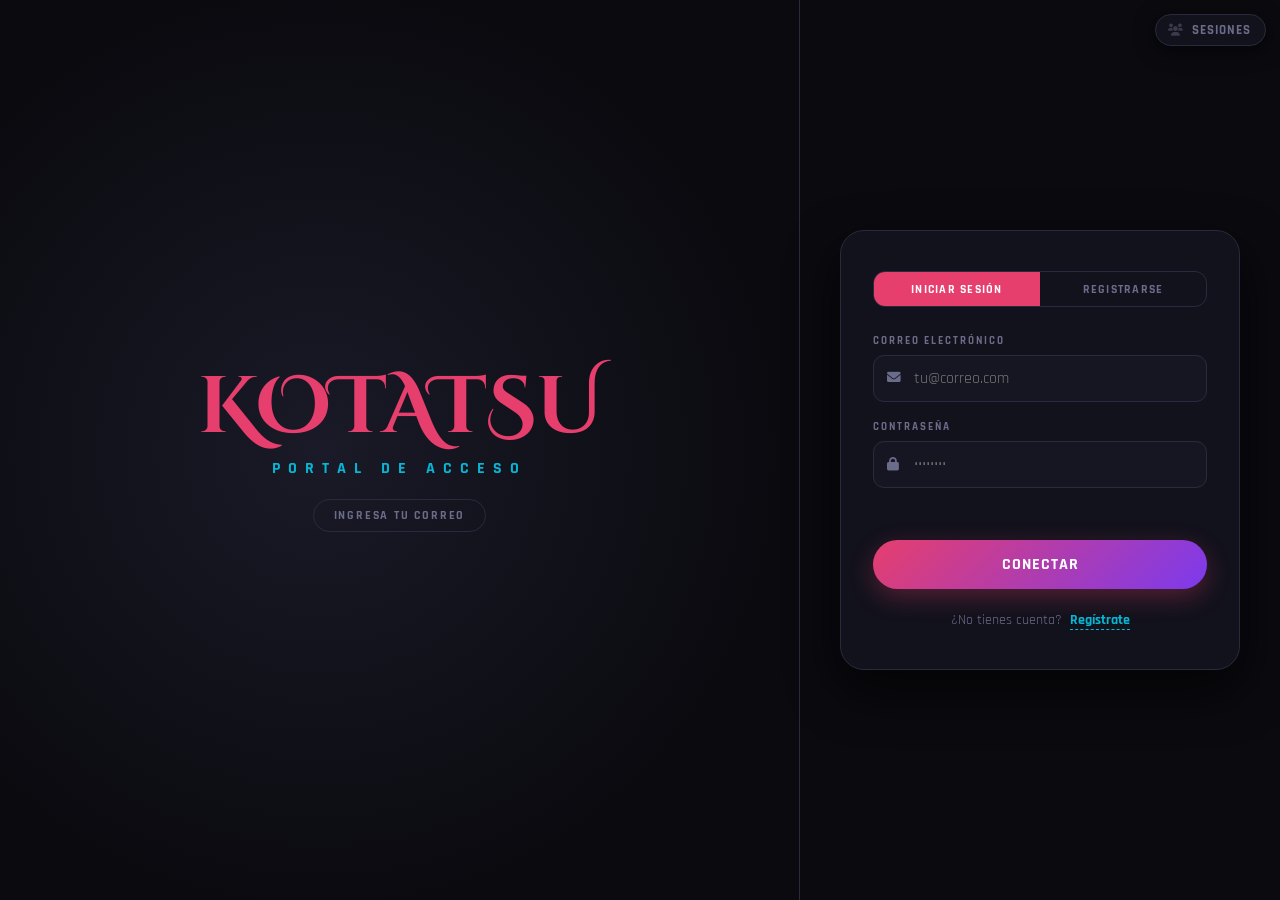
<file: nueva_obra.html>
<!DOCTYPE html>
<html lang="es">
<head>
  <meta charset="UTF-8">
  <meta name="viewport" content="width=device-width, initial-scale=1.0">
  <title>Nueva Obra | Kotatsu</title>
  <link href="https://fonts.googleapis.com/css2?family=Cinzel+Decorative:wght@700&family=Rajdhani:wght@400;600;700&display=swap" rel="stylesheet">
  <link rel="stylesheet" href="https://cdnjs.cloudflare.com/ajax/libs/font-awesome/6.0.0/css/all.min.css">
  <link rel="stylesheet" href="buscador.css">
  <style>
    body { margin:0; background:var(--bg); color:var(--text); font-family:'Rajdhani',sans-serif; }

    .top-nav {
      display:flex; justify-content:space-between; align-items:center;
      padding:14px 24px; border-bottom:1px solid var(--border);
      background:rgba(10,10,15,0.85); backdrop-filter:blur(12px);
      position:sticky; top:0; z-index:50;
    }
    .brand { font-family:'Cinzel Decorative'; color:var(--accent); font-size:1.1rem; }
    .nav-btn {
      display:inline-block; text-decoration:none; background:transparent;
      padding:7px 16px; border-radius:8px; color:var(--text-muted);
      font-family:'Rajdhani'; font-size:0.8rem; font-weight:700;
      border:1px solid var(--border); cursor:pointer; transition:0.2s;
    }
    .nav-btn:hover { border-color:var(--accent3); color:var(--accent3); }

    .editor { max-width:720px; margin:0 auto; padding:32px 20px 120px; }

    .editor-header {
      margin-bottom:36px; padding-bottom:20px;
      border-bottom:2px solid var(--accent);
    }
    .editor-label {
      font-size:0.75rem; font-weight:700; letter-spacing:0.2em;
      text-transform:uppercase; color:var(--accent3); margin-bottom:10px; display:block;
    }
    .title-input {
      width:100%; background:rgba(255,255,255,0.05); border:1px solid transparent;
      color:#fff; font-family:'Cinzel Decorative'; font-size:clamp(1.3rem,4vw,1.9rem);
      padding:10px 14px; border-radius:10px; outline:none; transition:0.3s; box-sizing:border-box;
    }
    .title-input:focus { border-color:var(--accent); background:rgba(255,255,255,0.08); }
    .title-input::placeholder { color:rgba(255,255,255,0.25); }

    .author-ref { color:var(--accent3); font-size:0.95rem; margin-top:8px; }
    .id-tag     { font-size:0.7rem; color:var(--text-muted); margin-left:8px; font-family:monospace; }

    .section { margin-top:36px; padding-top:28px; border-top:1px solid var(--border); }
    .section-label {
      font-size:0.75rem; font-weight:700; letter-spacing:0.2em;
      text-transform:uppercase; color:var(--accent3); margin-bottom:18px; display:block;
    }

    .field { margin-bottom:22px; }
    .field label {
      display:block; font-size:0.72rem; font-weight:700;
      text-transform:uppercase; letter-spacing:1.5px; color:var(--accent); margin-bottom:8px;
    }
    .field input, .field select, .field textarea {
      width:100%; background:rgba(255,255,255,0.06); border:1px solid var(--border);
      padding:13px 16px; border-radius:10px; color:#fff; outline:none;
      font-family:'Rajdhani'; font-size:0.97rem; transition:0.25s; box-sizing:border-box;
    }
    .field input:focus, .field select:focus, .field textarea:focus {
      border-color:var(--accent3); background:rgba(255,255,255,0.1);
    }
    .field textarea { resize:vertical; min-height:100px; line-height:1.6; }
    .field select option { background:#1a1a28; }
    .field .hint { font-size:0.78rem; color:var(--text-muted); margin-top:6px; }

    /* Preview de portada */
    .cover-preview-wrap { display:flex; gap:16px; align-items:flex-start; flex-wrap:wrap; }
    .cover-preview-wrap .field { flex:1; min-width:200px; }
    .cover-thumb {
      width:80px; height:112px; border-radius:8px; border:2px solid var(--border);
      object-fit:cover; background:var(--surface2); display:none;
      flex-shrink:0; margin-top:24px;
    }
    .cover-thumb.visible { display:block; border-color:var(--accent); }

    /* Géneros como tags clickeables */
    .generos-grid {
      display:flex; flex-wrap:wrap; gap:8px; margin-bottom:8px;
    }
    .gen-tag {
      padding:5px 13px; border-radius:20px; border:1px solid var(--border);
      color:var(--text-muted); font-family:'Rajdhani'; font-size:0.82rem;
      font-weight:600; cursor:pointer; transition:0.2s; background:var(--surface2);
      user-select:none;
    }
    .gen-tag.selected {
      background:linear-gradient(135deg,var(--accent),var(--accent2));
      border-color:transparent; color:#fff;
    }

    .float-actions { position:fixed; bottom:24px; right:24px; display:flex; gap:12px; z-index:100; }
    .btn-cancel {
      background:var(--surface); border:1px solid var(--border); color:var(--text-muted);
      padding:13px 24px; border-radius:12px; font-family:'Rajdhani'; font-weight:700;
      font-size:0.9rem; cursor:pointer; transition:0.2s;
    }
    .btn-cancel:hover { border-color:var(--accent); color:var(--accent); }
    .btn-save {
      background:linear-gradient(135deg,var(--accent),#7c3aed); border:none; color:#fff;
      padding:13px 28px; border-radius:12px; font-family:'Rajdhani'; font-weight:700;
      font-size:0.9rem; cursor:pointer; transition:0.2s;
      box-shadow:0 6px 20px rgba(230,62,109,0.3);
      display:flex; align-items:center; gap:10px;
    }
    .btn-save:hover:not(:disabled) { transform:translateY(-2px); filter:brightness(1.1); }
    .btn-save:disabled { opacity:0.6; cursor:not-allowed; }

    .spinner {
      width:16px; height:16px; border:2px solid rgba(255,255,255,0.25);
      border-top-color:#fff; border-radius:50%; animation:spin 0.7s linear infinite; display:none;
    }
    @keyframes spin { to { transform:rotate(360deg); } }

    .global-err { color:var(--accent); font-size:0.9rem; text-align:center; margin-top:16px; min-height:1.2rem; }

    .success-msg {
      color:#4CAF50; font-size:0.9rem; text-align:center;
      margin-top:16px; min-height:1.2rem;
    }
  </style>
</head>
<body>
  <div class="bg-grid"></div>

  <nav class="top-nav">
    <span class="brand">KOTATSUNAME</span>
    <a href="panel_autor.html" class="nav-btn">← Volver</a>
  </nav>

  <div class="editor">
    <header class="editor-header">
      <span class="editor-label" id="modeLabel">Nuevo Manuscrito</span>
      <input type="text" class="title-input" id="titulo" placeholder="Título de la Obra..." />
      <p class="author-ref">
        Autor: <strong id="autorName"></strong>
        <span class="id-tag" id="autorIdTag"></span>
      </p>
    </header>

    <!-- Sinopsis -->
    <section class="section">
      <span class="section-label">Sinopsis</span>
      <div class="field">
        <textarea id="sinopsis" rows="5" placeholder="Escribe el resumen que atrapará a los lectores..."></textarea>
      </div>
    </section>

    <!-- Géneros -->
    <section class="section">
      <span class="section-label">Géneros</span>
      <div class="field">
        <label>Selecciona los géneros (toca para elegir)</label>
        <div class="generos-grid" id="generosGrid"></div>
        <input type="hidden" id="generosHidden" />
        <p class="hint">También puedes escribir géneros personalizados separados por coma:</p>
        <input type="text" id="generosExtra" placeholder="Ej: LitRPG, Harem, Otro..." style="margin-top:8px;" />
      </div>
    </section>

    <!-- Detalles -->
    <section class="section">
      <span class="section-label">Detalles</span>

      <div class="field">
        <label>Estado de la Obra</label>
        <select id="estado">
          <option value="en emisión">En Emisión</option>
          <option value="completado">Completado</option>
          <option value="en pausa">En Pausa</option>
        </select>
      </div>

      <div class="field">
        <label>Imagen de Portada (Google Drive)</label>
        <div class="cover-preview-wrap">
          <div class="field" style="margin-bottom:0;">
            <input type="text" id="cover" placeholder="Link de Google Drive o ID del archivo..."
              oninput="previewCover()" />
            <p class="hint">Pega el link completo de compartir o solo el ID del archivo.</p>
          </div>
          <img id="coverThumb" class="cover-thumb" alt="Preview portada" />
        </div>
      </div>
    </section>

    <!-- Primer capítulo -->
    <section class="section">
      <span class="section-label">Primer Capítulo (Opcional)</span>
      <div class="field">
        <label>Nombre del Capítulo 1</label>
        <input type="text" id="cap1nombre" placeholder="Ej: El inicio del viaje" />
      </div>
      <div class="field">
        <label>Link de Google Docs</label>
        <input type="text" id="cap1link" placeholder="https://docs.google.com/document/d/..." />
      </div>
    </section>

    <div class="global-err"  id="globalErr"></div>
    <div class="success-msg" id="globalOk"></div>
  </div>

  <div class="float-actions">
    <button class="btn-cancel" onclick="window.location.href='panel_autor.html'">Cancelar</button>
    <button class="btn-save" id="btnSave" onclick="guardar()">
      <div class="spinner" id="spinner"></div>
      <span id="saveTxt">Publicar Obra ✦</span>
    </button>
  </div>

  <script type="module">
    import { loadEscritos, clearCache } from "./escritos_data.js";

    const SCRIPT_URL = "https://script.google.com/macros/s/AKfycbxlwm_htimcLqGW7p5HQvdgqwY1V7tlr3oEt5vl6FMZ8j6TGyB3V8t4Dwd2t8vU9AZA/exec";

    const params  = new URLSearchParams(window.location.search);
    const editId  = params.get("id");

    const idAutor = (localStorage.getItem("ktt_id")   || "").trim();
    const user    = (localStorage.getItem("ktt_user") || "").trim();

    if (!idAutor || idAutor === "null") window.location.href = "registrarse.html";

    document.getElementById("autorName").textContent  = user || "Anónimo";
    document.getElementById("autorIdTag").textContent = `[${idAutor}]`;

    // ── Géneros predefinidos ──
    const GENEROS_PRESET = [
      "Romance","Fantasía","Otro Mundo","Terror","Acción","Misterio","Drama",
      "Aventura","Psicológico","One-shot","Poesía","Ciencia Ficción","Comedia",
      "Histórico","Sobrenatural","Suspenso","Slice of Life","Distopía",
      "Mitología","Isekai","Cyberpunk","Steampunk","LitRPG","Magia","Deportes","Escolar"
    ];

    const grid    = document.getElementById("generosGrid");
    const hidden  = document.getElementById("generosHidden");
    let selected  = new Set();

    GENEROS_PRESET.forEach(g => {
      const btn = document.createElement("button");
      btn.type      = "button";
      btn.className = "gen-tag";
      btn.textContent = g;
      btn.addEventListener("click", () => {
        if (selected.has(g)) { selected.delete(g); btn.classList.remove("selected"); }
        else                 { selected.add(g);    btn.classList.add("selected"); }
        syncGeneros();
      });
      grid.appendChild(btn);
    });

    function syncGeneros() {
      const extra = document.getElementById("generosExtra").value
        .split(",").map(s => s.trim()).filter(Boolean);
      const todos = [...selected, ...extra];
      hidden.value = todos.join(", ");
    }
    document.getElementById("generosExtra").addEventListener("input", syncGeneros);

    // ── Preview portada ──
    window.previewCover = function() {
      const val   = document.getElementById("cover").value.trim();
      const thumb = document.getElementById("coverThumb");
      if (!val) { thumb.classList.remove("visible"); return; }
      const match = val.match(/[-\w]{25,}/);
      if (!match) { thumb.classList.remove("visible"); return; }
      const url = `https://wsrv.nl/?url=${encodeURIComponent(
        `https://drive.google.com/uc?export=view&id=${match[0]}`
      )}&w=200&output=webp`;
      thumb.src = url;
      thumb.classList.add("visible");
      thumb.onerror = () => thumb.classList.remove("visible");
    };

    // ── Modo edición ──
    if (editId) {
      document.getElementById("modeLabel").textContent = "Editando Manuscrito";
      document.getElementById("saveTxt").textContent   = "Guardar Cambios ✦";
      precargar();
    }

    async function precargar() {
      const obras = await loadEscritos();
      const obra  = obras.find(o => String(o.id) === String(editId));
      if (!obra) return;

      document.getElementById("titulo").value   = obra.titulo   || "";
      document.getElementById("sinopsis").value = obra.sinopsis || "";
      document.getElementById("cover").value    = obra.raw_cover || "";
      document.getElementById("estado").value   = obra.estado   || "en emisión";

      // Marcar géneros
      if (Array.isArray(obra.generos)) {
        obra.generos.forEach(g => {
          selected.add(g);
          const btn = [...grid.querySelectorAll(".gen-tag")]
            .find(b => b.textContent.toLowerCase() === g.toLowerCase());
          if (btn) btn.classList.add("selected");
          else document.getElementById("generosExtra").value =
            [...(document.getElementById("generosExtra").value ? [document.getElementById("generosExtra").value] : []), g].join(", ");
        });
        syncGeneros();
      }

      // Preview portada
      if (obra.raw_cover) window.previewCover();

      const cap1 = obra.caps?.find(c => c.numero === 1);
      if (cap1) {
        document.getElementById("cap1nombre").value = cap1.nombre  || "";
        document.getElementById("cap1link").value   = cap1.rawLink || "";
      }
    }

    window.guardar = async () => {
      const titulo  = document.getElementById("titulo").value.trim();
      const errEl   = document.getElementById("globalErr");
      const okEl    = document.getElementById("globalOk");
      const btn     = document.getElementById("btnSave");
      const spinner = document.getElementById("spinner");
      const txt     = document.getElementById("saveTxt");

      errEl.textContent = "";
      okEl.textContent  = "";

      if (!titulo) { errEl.textContent = "El título es obligatorio."; return; }
      if (!idAutor || idAutor === "null") {
        errEl.textContent = "Sesión expirada. Redirigiendo...";
        setTimeout(() => window.location.href = "registrarse.html", 1500);
        return;
      }

      btn.disabled          = true;
      spinner.style.display = "block";
      txt.style.display     = "none";

      // Extraer ID de Drive si pegaron el link completo
      let coverVal  = document.getElementById("cover").value.trim();
      const driveId = coverVal.match(/[-\w]{25,}/);
      if (driveId) coverVal = driveId[0];

      syncGeneros();
      const generosVal = document.getElementById("generosHidden").value;

      const payload = {
        action      : editId ? "editarObra" : "nuevaObra",
        idObra      : editId  || null,
        idAutor,
        nombreAutor : user,
        titulo,
        sinopsis    : document.getElementById("sinopsis").value.trim(),
        generos     : generosVal,
        estado      : document.getElementById("estado").value,
        cover       : coverVal,
        cap1nombre  : document.getElementById("cap1nombre").value.trim(),
        cap1link    : document.getElementById("cap1link").value.trim(),
      };

      try {
        await fetch(SCRIPT_URL, {
          method:"POST", mode:"no-cors",
          headers:{"Content-Type":"text/plain"},
          body: JSON.stringify(payload),
        });

        okEl.textContent = editId ? "¡Cambios guardados!" : "¡Obra publicada correctamente!";
        clearCache();
        sessionStorage.setItem("panel_reload", "1");
        setTimeout(() => { window.location.href = "panel_autor.html"; }, 1500);

      } catch(e) {
        errEl.textContent     = "Error de conexión. Intenta de nuevo.";
        btn.disabled          = false;
        spinner.style.display = "none";
        txt.style.display     = "block";
      }
    };
  </script>
</body>
</html>
</file>
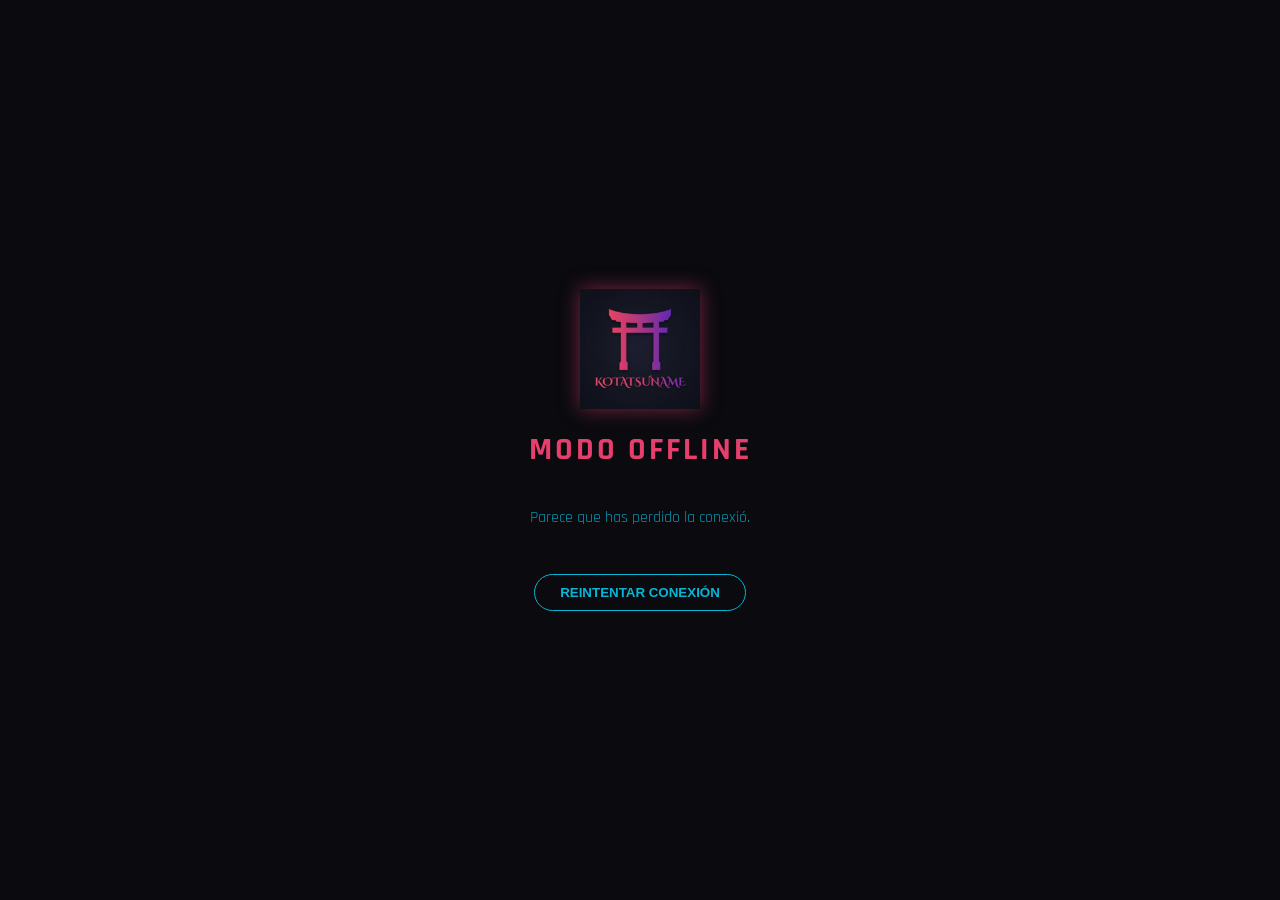
<file: offline.html>
<!DOCTYPE html>
<html lang="es">
<head>
    <meta charset="UTF-8">
    <meta name="viewport" content="width=device-width, initial-scale=1.0">
    <title>Sin conexión | KOTATSUNAME</title>
    <link href="https://fonts.googleapis.com/css2?family=Rajdhani:wght@600&display=swap" rel="stylesheet">
    <style>
        body {
            background: #0a0a0f;
            color: #e8e8f0;
            font-family: 'Rajdhani', sans-serif;
            display: flex;
            flex-direction: column;
            align-items: center;
            justify-content: center;
            height: 100vh;
            margin: 0;
            text-align: center;
        }
        .logo { width: 120px; filter: drop-shadow(0 0 10px rgba(230, 62, 109, 0.5)); }
        h1 { color: #e63e6d; letter-spacing: 3px; margin-top: 20px; }
        p { color: #06b6d4; opacity: 0.8; }
        .btn-retry {
            margin-top: 30px;
            padding: 10px 25px;
            background: transparent;
            border: 1px solid #06b6d4;
            color: #06b6d4;
            border-radius: 50px;
            cursor: pointer;
            text-transform: uppercase;
            font-weight: bold;
        }
    </style>
</head>
<body>
    <img src="ICONO_192.png" alt="Logo" class="logo">
    <h1>MODO OFFLINE</h1>
    <p>Parece que has perdido la conexió.</p>
    <button class="btn-retry" onclick="window.location.reload()">Reintentar conexión</button>
</body>
</html>
</file>
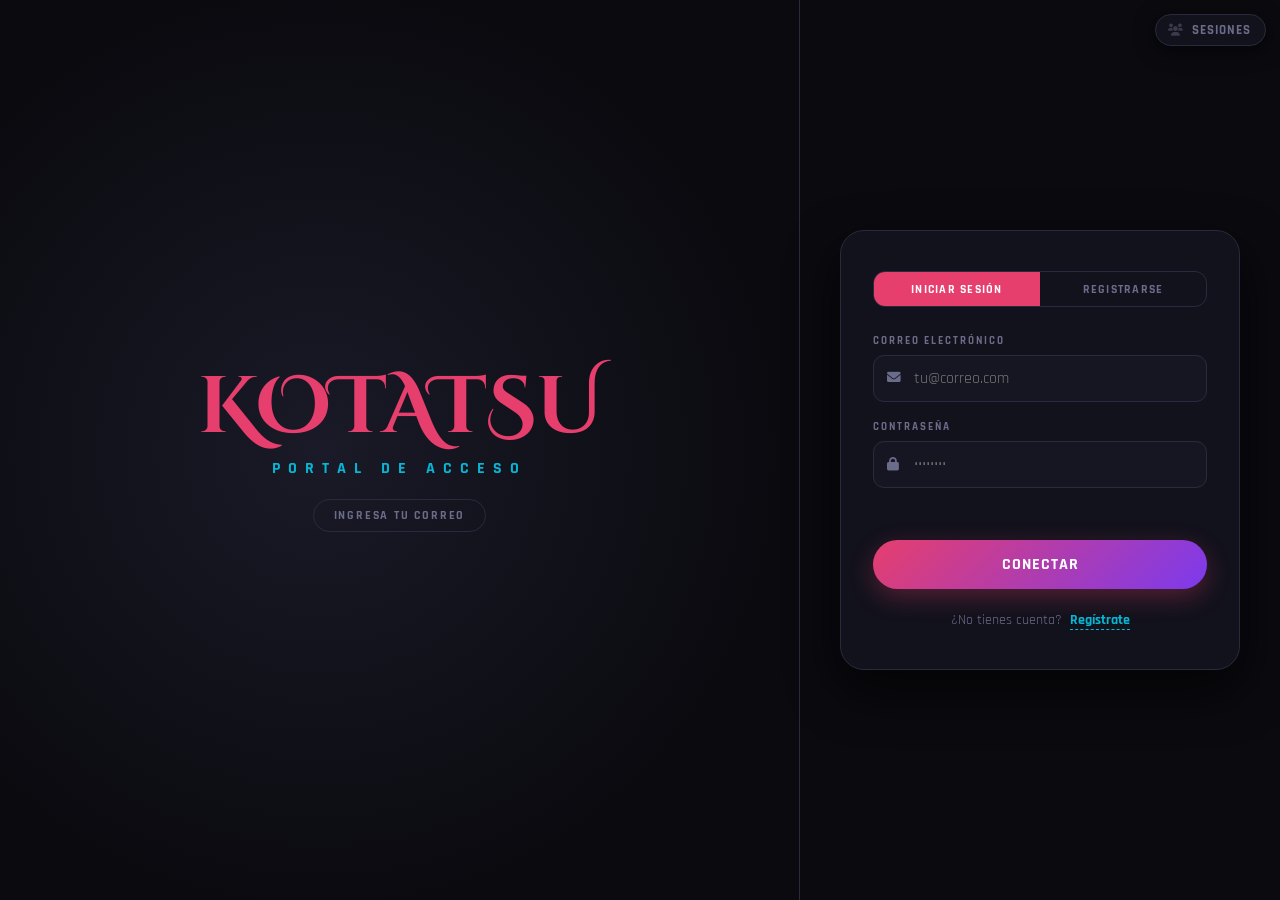
<file: panel_admin.html>
<!DOCTYPE html>
<html lang="es">
<head>
  <meta charset="UTF-8">
  <meta name="viewport" content="width=device-width, initial-scale=1.0">
  <title>Panel Administrador | Kotatsu</title>
  <link href="https://fonts.googleapis.com/css2?family=Cinzel+Decorative:wght@700&family=Rajdhani:wght@400;600;700&display=swap" rel="stylesheet">
  <link rel="stylesheet" href="https://cdnjs.cloudflare.com/ajax/libs/font-awesome/6.0.0/css/all.min.css">
  <link rel="stylesheet" href="buscador.css">
  <style>
    body{margin:0;background:var(--bg);color:var(--text);font-family:'Rajdhani',sans-serif;}

    /* ── Nav ── */
    .top-nav{
      display:flex;justify-content:space-between;align-items:center;
      padding:10px 18px;border-bottom:1px solid var(--border);
      background:rgba(10,10,15,0.94);backdrop-filter:blur(14px);
      position:sticky;top:0;z-index:50;gap:10px;
    }
    .nav-left{display:flex;align-items:center;gap:10px;flex-shrink:0;}

    /* Marca → index.html */
    .brand{
      font-family:'Cinzel Decorative';color:var(--accent3);font-size:1.05rem;
      cursor:pointer;transition:opacity .2s;text-decoration:none;
      display:inline-flex;align-items:center;gap:6px;
    }
    .brand:hover{opacity:.75;}
    .brand-home-icon{font-size:.65rem;color:var(--text-muted);}

    /* ── Chip de sesión ── */
    .session-chip-wrap{position:relative;}
    .session-chip{
      display:flex;align-items:center;gap:8px;padding:5px 12px 5px 6px;
      background:rgba(26,26,40,.8);border:1px solid var(--border);
      border-radius:50px;cursor:pointer;transition:all .2s;
      font-family:'Rajdhani';font-size:.78rem;font-weight:700;
    }
    .session-chip:hover{border-color:var(--accent3);box-shadow:0 0 12px rgba(6,182,212,.15);}
    .session-chip.open{border-color:var(--accent3);}
    .sc-avatar{
      width:28px;height:28px;border-radius:50%;
      border:2px solid rgba(6,182,212,.5);background:var(--bg);
      display:flex;align-items:center;justify-content:center;
      font-size:.7rem;font-weight:700;color:var(--accent3);overflow:hidden;flex-shrink:0;
    }
    .sc-avatar img{width:100%;height:100%;object-fit:cover;border-radius:50%;}
    .sc-name{max-width:110px;white-space:nowrap;overflow:hidden;text-overflow:ellipsis;color:var(--text);}
    .sc-caret{font-size:.6rem;color:var(--text-muted);transition:transform .2s;margin-left:2px;}
    .session-chip.open .sc-caret{transform:rotate(180deg);}

    /* ── Dropdown sesiones ── */
    .session-dropdown{
      position:absolute;top:calc(100% + 8px);right:0;
      background:#12121e;border:1px solid var(--border);
      border-radius:14px;padding:10px;width:260px;
      box-shadow:0 16px 40px rgba(0,0,0,.75);
      display:none;flex-direction:column;gap:6px;z-index:200;
    }
    .session-dropdown.open{display:flex;animation:sdDown .15s ease;}
    @keyframes sdDown{from{opacity:0;transform:translateY(-5px)}to{opacity:1;transform:translateY(0)}}
    .sd-header{font-size:.58rem;font-weight:700;letter-spacing:.15em;text-transform:uppercase;
      color:var(--text-muted);padding-bottom:8px;border-bottom:1px solid var(--border);margin-bottom:2px;}
    .sd-accounts{max-height:280px;overflow-y:auto;display:flex;flex-direction:column;gap:5px;}
    .sd-accounts::-webkit-scrollbar{width:3px;}
    .sd-accounts::-webkit-scrollbar-thumb{background:var(--border);border-radius:3px;}
    .sd-chip{display:flex;align-items:center;gap:8px;padding:8px 10px;
      background:rgba(26,26,40,.9);border-radius:9px;border:1px solid var(--border);cursor:pointer;transition:.18s;}
    .sd-chip:hover{border-color:var(--accent3);background:#1a1a28;}
    .sd-chip.active-chip{border-color:rgba(6,182,212,.35);background:rgba(6,182,212,.04);}
    .sd-av{width:30px;height:30px;border-radius:50%;background:var(--bg);border:2px solid var(--border);
      flex-shrink:0;overflow:hidden;display:flex;align-items:center;justify-content:center;
      font-size:.75rem;font-weight:700;color:var(--accent3);}
    .sd-av img{width:100%;height:100%;object-fit:cover;}
    .sd-info{flex:1;min-width:0;}
    .sd-name{font-size:.82rem;font-weight:700;color:var(--text);white-space:nowrap;overflow:hidden;text-overflow:ellipsis;}
    .sd-email{font-size:.6rem;color:var(--text-muted);white-space:nowrap;overflow:hidden;text-overflow:ellipsis;}
    .sd-role{font-size:.52rem;font-weight:700;letter-spacing:.08em;text-transform:uppercase;padding:1px 6px;border-radius:20px;flex-shrink:0;}
    .sd-role.user {background:rgba(76,175,80,.15);color:#4CAF50;}
    .sd-role.mod  {background:rgba(245,158,11,.15);color:#f59e0b;}
    .sd-role.admin{background:rgba(6,182,212,.15);color:#06b6d4;}
    .sd-role.owner{background:rgba(230,62,109,.15);color:#e63e6d;}
    .sd-active-dot{width:6px;height:6px;border-radius:50%;background:#4CAF50;flex-shrink:0;}
    .sd-divider{height:1px;background:var(--border);margin:2px 0;}
    .sd-action{display:flex;align-items:center;gap:8px;padding:7px 10px;border-radius:9px;border:none;
      background:transparent;font-family:'Rajdhani';font-size:.75rem;font-weight:700;cursor:pointer;
      transition:.18s;color:var(--text-muted);text-transform:uppercase;letter-spacing:.08em;width:100%;}
    .sd-action:hover{color:var(--accent);background:rgba(230,62,109,.06);}
    .sd-action i{font-size:.8rem;}

    .nav-right{display:flex;gap:8px;align-items:center;}
    .btn-refresh{background:transparent;padding:7px 12px;border-radius:6px;color:var(--accent3);
      font-family:'Rajdhani';font-size:.75rem;font-weight:700;border:1px solid var(--accent3);
      transition:all .3s;cursor:pointer;white-space:nowrap;}
    .btn-refresh:hover{background:var(--accent3);color:#000;box-shadow:0 0 15px rgba(6,182,212,.35);}
    @keyframes spinOnce{0%{transform:rotate(0)}100%{transform:rotate(360deg)}}
    .spinning{animation:spinOnce .6s ease;}

    /* ── Layout ── */
    .container{max-width:1000px;margin:0 auto;padding:24px 18px 90px;}

    /* ── Perfil card con drawer de foto ── */
    .profile-card{
      display:flex;align-items:center;gap:20px;
      background:var(--surface);border:1px solid rgba(6,182,212,.2);
      border-radius:18px;padding:20px 24px;flex-wrap:wrap;
      box-shadow:0 0 24px rgba(6,182,212,.04);
    }
    .avatar-wrap{position:relative;width:72px;height:72px;flex-shrink:0;}
    .avatar-wrap img{width:100%;height:100%;border-radius:50%;object-fit:cover;border:3px solid var(--accent3);background:#1a1a28;display:block;}
    .avatar-btn{
      position:absolute;bottom:2px;right:2px;width:24px;height:24px;border-radius:50%;
      background:var(--accent3);border:2px solid var(--surface);color:#000;font-size:.6rem;
      cursor:pointer;display:flex;align-items:center;justify-content:center;transition:.2s;
    }
    .avatar-btn:hover{transform:scale(1.12);}
    .profile-info .role-label{color:var(--accent3);font-size:.62rem;letter-spacing:3px;font-weight:700;text-transform:uppercase;}
    .profile-info h2{color:#fff;margin:4px 0 0;font-size:1.25rem;}
    .profile-info .pid{color:var(--text-muted);font-size:.7rem;margin-top:3px;}

    /* Drawer de foto */
    .photo-drawer{
      background:#12121e;border:1px solid var(--border);border-top:none;
      border-radius:0 0 18px 18px;max-height:0;overflow:hidden;
      transition:max-height .4s,padding .3s,opacity .3s;opacity:0;
    }
    .photo-drawer.open{max-height:120px;padding:14px 24px;opacity:1;}
    .photo-row{display:flex;gap:10px;}
    .photo-row input{flex:1;min-width:0;background:#0a0a0f;border:1px solid var(--border);
      padding:10px 13px;border-radius:10px;color:#fff;font-family:'Rajdhani';font-size:.9rem;outline:none;transition:.2s;}
    .photo-row input:focus{border-color:var(--accent3);}
    .photo-row button{background:var(--accent3);color:#000;border:none;padding:0 16px;
      border-radius:10px;font-weight:700;font-family:'Rajdhani';cursor:pointer;font-size:.85rem;white-space:nowrap;}

    /* ── Tabs ── */
    .panel-tabs{display:flex;margin-bottom:20px;border:1px solid var(--border);border-radius:12px;overflow:hidden;}
    .panel-tab{flex:1;padding:11px 6px;background:transparent;border:none;color:var(--text-muted);
      font-family:'Rajdhani';font-size:.72rem;font-weight:700;letter-spacing:.06em;
      text-transform:uppercase;cursor:pointer;transition:.2s;}
    .panel-tab.active{background:rgba(6,182,212,.1);color:var(--accent3);border-bottom:2px solid var(--accent3);}
    .panel-tab:hover:not(.active){color:var(--text);background:rgba(255,255,255,.03);}

    /* ── Búsqueda ── */
    .search-row{display:flex;gap:10px;margin-bottom:16px;flex-wrap:wrap;}
    .search-row input,.search-row select{
      background:var(--surface);border:1px solid var(--border);
      padding:9px 13px;border-radius:10px;color:#fff;outline:none;
      font-family:'Rajdhani';font-size:.9rem;transition:.2s;
    }
    .search-row input{flex:1;min-width:140px;}
    .search-row input:focus,.search-row select:focus{border-color:var(--accent3);}
    .search-row select option{background:#1a1a28;}

    /* ── Item card ── */
    .item-card{
      background:var(--surface);border:1px solid var(--border);
      border-radius:12px;padding:12px 14px;
      display:flex;align-items:flex-start;gap:12px;
      margin-bottom:9px;transition:border-color .2s,box-shadow .2s;
    }
    .item-card:hover{border-color:rgba(6,182,212,.3);box-shadow:0 2px 14px rgba(6,182,212,.06);}

    /* Portada obra */
    .item-cover{
      width:46px;height:64px;border-radius:6px;
      border:1px solid var(--border);flex-shrink:0;overflow:hidden;
      background:var(--surface);display:flex;align-items:center;justify-content:center;font-size:1.1rem;
    }
    .item-cover img{width:100%;height:100%;object-fit:cover;}

    /* Avatar persona */
    .persona-av{
      width:50px;height:50px;border-radius:50%;
      border:2px solid var(--border);flex-shrink:0;overflow:hidden;
      background:var(--surface);display:flex;align-items:center;justify-content:center;font-size:1.3rem;
    }
    .persona-av img{width:100%;height:100%;object-fit:cover;border-radius:50%;}
    .persona-av.bmod  {border-color:#f59e0b;}
    .persona-av.badmin{border-color:var(--accent3);}
    .persona-av.bautor{border-color:#4CAF50;}

    .item-info{flex:1;min-width:0;}
    /* NOMBRE COMPLETO — sin truncar */
    .item-info h4{margin:0 0 4px;color:#fff;font-size:.92rem;word-break:break-word;line-height:1.35;}
    .item-info small{color:var(--text-muted);font-size:.72rem;display:block;margin-top:2px;}

    .badge{display:inline-block;font-size:.58rem;font-weight:700;padding:2px 7px;border-radius:9px;margin-left:5px;text-transform:uppercase;vertical-align:middle;}
    .badge-aprobado  {color:#4CAF50;background:rgba(76,175,80,.1);border:1px solid #4CAF50;}
    .badge-pendiente {color:#f59e0b;background:rgba(245,158,11,.1);border:1px solid #f59e0b;}
    .badge-revision  {color:var(--accent3);background:rgba(6,182,212,.1);border:1px solid var(--accent3);}
    .badge-suspension,.badge-rechazado{color:var(--accent);background:rgba(230,62,109,.1);border:1px solid var(--accent);}
    .badge-activo    {color:#4CAF50;background:rgba(76,175,80,.1);border:1px solid #4CAF50;}
    .badge-suspendido{color:var(--accent);background:rgba(230,62,109,.1);border:1px solid var(--accent);}
    .badge-mod       {color:#f59e0b;background:rgba(245,158,11,.08);border:1px solid #f59e0b;}

    .item-actions{display:flex;gap:6px;flex-wrap:wrap;flex-shrink:0;align-items:flex-start;padding-top:2px;}
    .btn-action{
      background:none;border:1px solid var(--border);color:var(--text-muted);
      padding:5px 10px;border-radius:7px;cursor:pointer;font-family:'Rajdhani';
      font-size:.7rem;font-weight:700;transition:.2s;white-space:nowrap;
      display:flex;align-items:center;gap:4px;
    }
    .btn-action.approve{border-color:#4CAF50;color:#4CAF50;}
    .btn-action.approve:hover{background:#4CAF50;color:#000;}
    .btn-action.suspend{border-color:var(--accent);color:var(--accent);}
    .btn-action.suspend:hover{background:var(--accent);color:#fff;}
    .btn-action.review{border-color:#f59e0b;color:#f59e0b;}
    .btn-action.review:hover{background:#f59e0b;color:#000;}
    .btn-action.edit{border-color:var(--accent3);color:var(--accent3);}
    .btn-action.edit:hover{background:var(--accent3);color:#000;}
    .btn-action.profile{border-color:#a78bfa;color:#a78bfa;}
    .btn-action.profile:hover{background:#a78bfa;color:#000;}

    /* ── Modal ── */
    .overlay{position:fixed;inset:0;background:rgba(0,0,0,.84);display:flex;align-items:center;
      justify-content:center;z-index:200;padding:20px;opacity:0;pointer-events:none;transition:opacity .3s;}
    .overlay.open{opacity:1;pointer-events:all;}
    .modal-box{background:#12121e;border:1px solid var(--border);border-radius:20px;padding:26px;
      width:100%;max-width:480px;transform:scale(.95);transition:transform .3s;max-height:90vh;overflow-y:auto;}
    .overlay.open .modal-box{transform:scale(1);}
    .modal-box h3{font-family:'Cinzel Decorative';color:var(--accent3);margin:0 0 16px;font-size:.95rem;}
    .field{margin-bottom:12px;}
    .field label{display:block;font-size:.65rem;color:var(--text-muted);font-weight:700;letter-spacing:2px;text-transform:uppercase;margin-bottom:6px;}
    .field input,.field textarea,.field select{width:100%;background:#0a0a0f;border:1px solid var(--border);
      padding:10px 12px;border-radius:10px;color:#fff;font-family:'Rajdhani';font-size:.88rem;
      outline:none;transition:.2s;box-sizing:border-box;}
    .field input:focus,.field textarea:focus,.field select:focus{border-color:var(--accent3);}
    .field textarea{resize:vertical;min-height:80px;}
    .field select option{background:#1a1a28;}
    .modal-err{color:var(--accent);font-size:.82rem;margin-top:8px;min-height:1.1em;text-align:center;}
    .modal-ok {color:#4CAF50;font-size:.82rem;margin-top:8px;min-height:1.1em;text-align:center;}
    .modal-actions{display:flex;gap:10px;margin-top:16px;}
    .btn-m{flex:1;padding:11px;border-radius:10px;border:none;font-family:'Rajdhani';font-weight:700;font-size:.88rem;cursor:pointer;transition:.2s;}
    .btn-m.cancel{background:var(--surface);color:var(--text-muted);border:1px solid var(--border);}
    .btn-m.cancel:hover{border-color:var(--accent);color:var(--accent);}
    .btn-m.confirm{background:linear-gradient(135deg,var(--accent3),#0891b2);color:#000;}
    .btn-m.confirm:hover{filter:brightness(1.1);}

    /* ── Vacío / carga ── */
    .empty{text-align:center;padding:50px 20px;color:var(--text-muted);border:1px dashed var(--border);border-radius:12px;}

    /* ── FAB ── */
    .fab{
      position:fixed;bottom:28px;right:28px;
      background:linear-gradient(135deg,var(--accent3),#0891b2);
      color:#000;border:none;border-radius:50px;
      padding:13px 22px;font-family:'Rajdhani';font-weight:700;font-size:.82rem;
      cursor:pointer;box-shadow:0 6px 20px rgba(6,182,212,.35);transition:.2s;
      display:flex;align-items:center;gap:8px;
    }
    .fab:hover{transform:translateY(-2px);filter:brightness(1.1);}

    /* ── Responsive ── */
    @media(max-width:600px){
      .item-card{flex-wrap:wrap;}
      .item-actions{width:100%;}
      .sc-name{max-width:70px;}
    }
    @media(max-width:480px){
      .top-nav{padding:10px 12px;}
      .brand{font-size:.9rem;}
      .container{padding:16px 12px 90px;}
      .profile-card{padding:14px 16px;gap:14px;}
    }
  </style>
</head>
<body>
  <div class="bg-grid"></div>

  <nav class="top-nav">
    <!-- Marca clickeable → index.html -->
    <div class="nav-left">
      <a href="index.html" class="brand" title="Ir al inicio">
        <i class="fas fa-house brand-home-icon"></i>
        KOTATSUNAME
      </a>
    </div>

    <div class="nav-right">
      <button class="btn-refresh" id="btnRefresh" onclick="refrescar()" title="Actualizar datos">
        <i class="fas fa-rotate-right" id="refreshIcon"></i>
      </button>

      <!-- Chip de sesión con dropdown -->
      <div class="session-chip-wrap" id="sessionChipWrap">
        <div class="session-chip" id="sessionChip" onclick="toggleSessionDropdown(event)">
          <div class="sc-avatar" id="scAvatar">
            <img id="scAvatarImg" src="" alt="" style="display:none">
            <span id="scAvatarInitial"></span>
          </div>
          <span class="sc-name" id="scName"></span>
          <i class="fas fa-chevron-down sc-caret"></i>
        </div>
        <div class="session-dropdown" id="sessionDropdown">
          <div class="sd-header"><i class="fas fa-id-card" style="margin-right:5px"></i>Sesiones guardadas</div>
          <div class="sd-accounts" id="sdAccountsList"></div>
          <div class="sd-divider"></div>
          <button class="sd-action" onclick="cerrarSesion()">
            <i class="fas fa-power-off"></i> Cerrar sesión
          </button>
        </div>
      </div>
    </div>
  </nav>

  <main class="container">

    <!-- Perfil con drawer de foto -->
    <div style="margin-bottom:24px;">
      <div class="profile-card">
        <div class="avatar-wrap">
          <img id="adminAvatar"
            src="data:image/svg+xml,<svg viewBox='0 0 1 1' fill='%231a1a28' xmlns='http://www.w3.org/2000/svg'><rect width='1' height='1'/></svg>"
            alt="Avatar"/>
          <button class="avatar-btn" onclick="togglePhotoDrawer()" title="Cambiar foto de perfil">
            <i class="fas fa-camera"></i>
          </button>
        </div>
        <div class="profile-info">
          <p class="role-label">Panel de Administración</p>
          <h2 id="adminName">Administrador</h2>
          <p class="pid" id="adminEmail"></p>
        </div>
      </div>
      <div class="photo-drawer" id="photoDrawer">
        <div class="photo-row">
          <input type="text" id="driveInput" placeholder="Enlace de Google Drive para la foto de perfil…"/>
          <button onclick="guardarFoto()">Actualizar</button>
        </div>
      </div>
    </div>

    <!-- Tabs -->
    <div class="panel-tabs">
      <button class="panel-tab active" id="tabObras"     onclick="switchTab('obras')">Obras</button>
      <button class="panel-tab"        id="tabAutores"   onclick="switchTab('autores')">Autores</button>
      <button class="panel-tab"        id="tabMods"      onclick="switchTab('moderadores')">Moderadores</button>
    </div>

    <!-- Búsqueda + filtro -->
    <div class="search-row">
      <input type="text" id="searchBar" placeholder="Buscar por título, nombre, ID…" oninput="filtrar()"/>
      <select id="filterEstado" onchange="filtrar()">
        <option value="">Todos los estados</option>
        <option value="aprobado">Aprobado</option>
        <option value="pendiente">Pendiente</option>
        <option value="revision">En revisión</option>
        <option value="suspension">Suspendido (obra)</option>
        <option value="activo">Activo</option>
        <option value="suspendido">Suspendido (persona)</option>
      </select>
    </div>

    <div id="tabContent">
      <div class="empty"><i class="fas fa-spinner fa-spin"></i>&nbsp; Cargando…</div>
    </div>
  </main>

  <!-- FAB crear moderador -->
  <button class="fab" onclick="abrirCrearMod()">
    <i class="fas fa-plus"></i> Nuevo Moderador
  </button>

  <!-- Modal -->
  <div class="overlay" id="modalOverlay">
    <div class="modal-box">
      <h3 id="modalTitulo">Acción</h3>
      <div id="modalBody"></div>
      <div class="modal-err" id="modalErr"></div>
      <div class="modal-ok"  id="modalOk"></div>
      <div class="modal-actions">
        <button class="btn-m cancel"  onclick="cerrarModal()">Cancelar</button>
        <button class="btn-m confirm" id="btnConfirm" onclick="confirmar()">Confirmar</button>
      </div>
    </div>
  </div>

  <script type="module">
    import { requireRole, clearSession } from "./staff_auth.js";
    import { loadEscritos } from "./escritos_data.js";

    const SCRIPT_URL = "https://script.google.com/macros/s/AKfycbxlwm_htimcLqGW7p5HQvdgqwY1V7tlr3oEt5vl6FMZ8j6TGyB3V8t4Dwd2t8vU9AZA/exec";

    requireRole(["admin"]);

    const adminId    = localStorage.getItem("ktt_id")    || "";
    const adminEmail = localStorage.getItem("ktt_email") || "";
    const adminName  = localStorage.getItem("ktt_user")  || "Admin";
    const adminFoto  = localStorage.getItem("ktt_foto")  || "";

    document.getElementById("adminName").textContent  = adminName;
    document.getElementById("adminEmail").textContent = adminEmail;
    if (adminFoto) document.getElementById("adminAvatar").src = adminFoto;

    // ── Chip de sesión ──
    initSessionChip();

    function initSessionChip() {
      const nameEl = document.getElementById("scName");
      const img    = document.getElementById("scAvatarImg");
      const ini    = document.getElementById("scAvatarInitial");
      nameEl.textContent = adminName;
      if (adminFoto) {
        img.src = adminFoto; img.style.display = "block"; ini.style.display = "none";
        img.onerror = () => { img.style.display = "none"; ini.style.display = ""; ini.textContent = (adminName||"?")[0].toUpperCase(); };
      } else {
        ini.textContent = (adminName||"?")[0].toUpperCase();
      }
      renderSessionDropdown();
    }

    function renderSessionDropdown() {
      const list = document.getElementById("sdAccountsList");
      list.innerHTML = "";
      let accounts = [];
      try { accounts = JSON.parse(localStorage.getItem("ktt_device_accounts") || "[]"); } catch {}
      if (!Array.isArray(accounts)) accounts = [];

      const roleLabels = { user:"Autor", mod:"Moderador", admin:"Admin", owner:"Owner" };
      const panelMap   = { owner:"panel_owner.html", admin:"panel_admin.html", mod:"panel_mod.html", user:"panel_autor.html" };

      if (accounts.length === 0) {
        list.innerHTML = `<p style="font-size:.72rem;color:var(--text-muted);text-align:center;padding:8px 0;">Sin otras sesiones guardadas.</p>`;
        return;
      }
      accounts.forEach(acc => {
        const isActive = acc.email === adminEmail;
        const chip = document.createElement("div");
        chip.className = `sd-chip${isActive ? " active-chip" : ""}`;
        chip.title = isActive ? "Sesión actual" : "Cambiar a esta cuenta";
        const initial = (acc.nombre||"?")[0].toUpperCase();
        chip.innerHTML = `
          <div class="sd-av">
            ${acc.foto ? `<img src="${esc(acc.foto)}" alt="" onerror="this.parentElement.textContent='${initial}'">` : initial}
          </div>
          <div class="sd-info">
            <div class="sd-name">${esc(acc.nombre)}</div>
            <div class="sd-email">${esc(acc.email)}</div>
          </div>
          <span class="sd-role ${acc.rol||"user"}">${roleLabels[acc.rol]||"Autor"}</span>
          ${isActive ? `<div class="sd-active-dot" title="Activa"></div>` : ""}
        `;
        chip.onclick = () => {
          closeSessionDropdown();
          if (isActive) return;
          sessionStorage.setItem("ktt_prefill_email", acc.email);
          clearSession();
          window.location.href = "registrarse.html";
        };
        list.appendChild(chip);
      });
    }

    window.toggleSessionDropdown = (e) => {
      e && e.stopPropagation();
      const chip = document.getElementById("sessionChip");
      const dd   = document.getElementById("sessionDropdown");
      const open = dd.classList.toggle("open");
      chip.classList.toggle("open", open);
    };
    function closeSessionDropdown() {
      document.getElementById("sessionDropdown").classList.remove("open");
      document.getElementById("sessionChip").classList.remove("open");
    }
    document.addEventListener("click", e => {
      const wrap = document.getElementById("sessionChipWrap");
      if (wrap && !wrap.contains(e.target)) closeSessionDropdown();
    });

    // ── Cerrar sesión ──
    window.cerrarSesion = () => { clearSession(); window.location.href = "registrarse.html"; };

    // ── Foto de perfil ──
    window.togglePhotoDrawer = () => document.getElementById("photoDrawer").classList.toggle("open");

    window.guardarFoto = async () => {
      const val = document.getElementById("driveInput").value.trim();
      if (!val) return;
      const match = val.match(/[-\w]{25,}/);
      if (!match) { alert("Enlace de Drive no válido."); return; }
      const url = `https://wsrv.nl/?url=${encodeURIComponent(
        `https://drive.google.com/uc?export=view&id=${match[0]}`
      )}&w=300&output=webp`;

      document.getElementById("adminAvatar").src = url;
      localStorage.setItem("ktt_foto", url);

      // Sincronizar chip de nav
      const img = document.getElementById("scAvatarImg");
      const ini = document.getElementById("scAvatarInitial");
      img.src = url; img.style.display = "block"; ini.style.display = "none";

      document.getElementById("photoDrawer").classList.remove("open");
      document.getElementById("driveInput").value = "";

      try {
        await fetch(SCRIPT_URL, {
          method:"POST", mode:"no-cors",
          body: JSON.stringify({ action:"actualizarFotoStaff", idStaff: adminId, foto: url }),
        });
      } catch {}
    };

    // ── Refrescar ──
    window.refrescar = async () => {
      const icon = document.getElementById("refreshIcon");
      icon.classList.add("spinning");
      await cargar();
      setTimeout(() => icon.classList.remove("spinning"), 700);
    };

    // ── Datos ──
    let allObras   = [];
    let allAutores = [];
    let allMods    = [];
    let currentTab = "obras";
    let pendingAction = null;

    async function cargar() {
      allObras = await loadEscritos();
      try {
        const res  = await fetch(SCRIPT_URL, {
          method:"POST", headers:{"Content-Type":"text/plain"},
          body: JSON.stringify({ action:"getStaffList", rolReq:"admin" }),
        });
        const data = await res.json();
        allAutores = data.autores     || [];
        allMods    = data.moderadores || [];
      } catch {}
      renderTab();
    }

    // ── Tabs ──
    const TAB_IDS = ["obras","autores","moderadores"];
    window.switchTab = function(tab) {
      currentTab = tab;
      TAB_IDS.forEach((t, i) => {
        const el = document.querySelectorAll(".panel-tab")[i];
        if (el) el.classList.toggle("active", t === tab);
      });
      document.getElementById("searchBar").value = "";
      document.getElementById("filterEstado").value = "";
      renderTab();
    };

    // ── Render tab ──
    function renderTab() {
      const q   = (document.getElementById("searchBar")?.value   || "").toLowerCase();
      const est = (document.getElementById("filterEstado")?.value || "").toLowerCase();
      const container = document.getElementById("tabContent");

      if (currentTab === "obras") {
        let items = allObras.filter(o => {
          const matchQ   = !q   || o.titulo.toLowerCase().includes(q) || (o.autor||"").toLowerCase().includes(q) || String(o.id).includes(q);
          const matchEst = !est || (o.aprobacion||"pendiente").toLowerCase() === est;
          return matchQ && matchEst;
        });
        if (!items.length) { container.innerHTML = `<div class="empty">No se encontraron obras.</div>`; return; }
        container.innerHTML = items.map(o => {
          const ap       = (o.aprobacion || "pendiente").trim().toLowerCase();
          const badgeMap = { aprobado:"badge-aprobado", rechazado:"badge-rechazado", suspension:"badge-suspension", revision:"badge-revision" };
          const bc       = badgeMap[ap] || "badge-pendiente";
          const cvHtml   = o.cover
            ? `<div class="item-cover"><img src="${o.cover}" alt=""></div>`
            : `<div class="item-cover"></div>`;
          return `
            <div class="item-card">
              ${cvHtml}
              <div class="item-info">
                <h4>${esc(o.titulo)} <span class="badge ${bc}">${ap}</span></h4>
                <small>ID: ${o.id} &nbsp;·&nbsp; ${esc(o.autor||"—")}</small>
                <small>${o.capitulos||0} cap${(o.capitulos||0)!==1?"s":""} &nbsp;·&nbsp; ${(o.estado||"").toUpperCase()}</small>
              </div>
              <div class="item-actions">
                <button class="btn-action approve" onclick="accion('aprobado','obra','${o.id}')">
                  <i class="fas fa-check"></i> Aprobar
                </button>
                <button class="btn-action review"  onclick="accion('revision','obra','${o.id}')">
                  <i class="fas fa-eye"></i> Revisión
                </button>
                <button class="btn-action suspend" onclick="accion('suspension','obra','${o.id}')">
                  <i class="fas fa-ban"></i> Suspender
                </button>
              </div>
            </div>`;
        }).join("");

      } else if (currentTab === "autores") {
        let items = allAutores.filter(a => {
          const matchQ   = !q   || (a.nombre||"").toLowerCase().includes(q) || (a.email||"").toLowerCase().includes(q) || String(a.id_autor).includes(q);
          const matchEst = !est || (a.estado||"activo").toLowerCase() === est;
          return matchQ && matchEst;
        });
        if (!items.length) { container.innerHTML = `<div class="empty">No se encontraron autores.</div>`; return; }
        container.innerHTML = items.map(a => {
          const estado = (a.estado||"activo").toLowerCase();
          const bc     = estado === "suspendido" ? "badge-suspendido" : "badge-activo";
          const avHtml = a.foto
            ? `<div class="persona-av bautor"><img src="${esc(a.foto)}" alt=""></div>`
            : `<div class="persona-av bautor">️</div>`;
          return `
            <div class="item-card">
              ${avHtml}
              <div class="item-info">
                <h4>${esc(a.nombre||"Sin nombre")} <span class="badge ${bc}">${estado}</span></h4>
                <small>ID: ${a.id_autor}</small>
                <small>${esc(a.email||"—")}</small>
              </div>
              <div class="item-actions">
                <a href="edit_autor.html?id=${a.id_autor}" class="btn-action edit" title="Editar perfil">
                  <i class="fas fa-pen"></i> Perfil
                </a>
                ${estado === "suspendido"
                  ? `<button class="btn-action approve" onclick="accion('activar','autor','${a.id_autor}')"><i class="fas fa-circle-check"></i> Activar</button>`
                  : `<button class="btn-action suspend" onclick="accion('suspender','autor','${a.id_autor}')"><i class="fas fa-ban"></i> Suspender</button>`}
              </div>
            </div>`;
        }).join("");

      } else {
        // Moderadores
        let items = allMods.filter(m => {
          const matchQ   = !q   || (m.nombre||"").toLowerCase().includes(q) || (m.email||"").toLowerCase().includes(q) || String(m.id_staff).includes(q);
          const matchEst = !est || (m.estado||"activo").toLowerCase() === est;
          return matchQ && matchEst;
        });
        if (!items.length) { container.innerHTML = `<div class="empty">No se encontraron moderadores.</div>`; return; }
        container.innerHTML = items.map(m => {
          const estado = (m.estado||"activo").toLowerCase();
          const bc     = estado === "suspendido" ? "badge-suspendido" : "badge-mod";
          const avHtml = m.foto
            ? `<div class="persona-av bmod"><img src="${esc(m.foto)}" alt=""></div>`
            : `<div class="persona-av bmod">🛡️</div>`;
          return `
            <div class="item-card">
              ${avHtml}
              <div class="item-info">
                <h4>${esc(m.nombre||"Sin nombre")} <span class="badge ${bc}"> ${estado}</span></h4>
                <small>ID: ${m.id_staff}</small>
                <small>${esc(m.email||"—")}</small>
              </div>
              <div class="item-actions">
                ${estado === "suspendido"
                  ? `<button class="btn-action approve" onclick="accion('activar','moderador','${m.id_staff}')"><i class="fas fa-circle-check"></i> Activar</button>`
                  : `<button class="btn-action suspend" onclick="accion('suspender','moderador','${m.id_staff}')"><i class="fas fa-ban"></i> Suspender</button>`}
              </div>
            </div>`;
        }).join("");
      }
    }

    window.filtrar = renderTab;

    // ── Modal genérico (acción con motivo) ──
    window.accion = function(tipo, targetType, targetId) {
      pendingAction = { tipo, targetType, targetId, mode:"action" };
      const labels  = { aprobado:"Aprobar", revision:"Poner en revisión", suspension:"Suspender obra", activar:"Activar", suspender:"Suspender" };
      document.getElementById("modalTitulo").textContent = labels[tipo] || tipo;
      document.getElementById("modalErr").textContent = "";
      document.getElementById("modalOk").textContent  = "";
      document.getElementById("modalBody").innerHTML  = `
        <div class="field">
          <label>Motivo</label>
          <textarea id="motivoInput" placeholder="Describe el motivo de esta acción…"></textarea>
        </div>`;
      document.getElementById("modalOverlay").classList.add("open");
    };

    // ── Modal crear moderador ──
    window.abrirCrearMod = function() {
      pendingAction = { mode:"crearMod" };
      document.getElementById("modalTitulo").textContent = "Crear Moderador";
      document.getElementById("modalErr").textContent = "";
      document.getElementById("modalOk").textContent  = "";
      document.getElementById("modalBody").innerHTML  = `
        <div class="field"><label>Nombre</label><input type="text" id="newModNombre" placeholder="Nombre del moderador"></div>
        <div class="field"><label>Correo (@kots-stf-mod.com)</label><input type="email" id="newModEmail" placeholder="nombre@kots-stf-mod.com"></div>
        <div class="field"><label>Contraseña</label><input type="password" id="newModPass" placeholder="Contraseña segura"></div>`;
      document.getElementById("modalOverlay").classList.add("open");
    };

    window.cerrarModal = () => {
      document.getElementById("modalOverlay").classList.remove("open");
      pendingAction = null;
    };

    // Cerrar modal al clic fuera del box
    document.getElementById("modalOverlay").addEventListener("click", e => {
      if (e.target === document.getElementById("modalOverlay")) cerrarModal();
    });

    window.confirmar = async () => {
      if (!pendingAction) return;
      const errEl = document.getElementById("modalErr");
      const okEl  = document.getElementById("modalOk");
      errEl.textContent = ""; okEl.textContent = "";
      document.getElementById("btnConfirm").disabled = true;

      try {
        if (pendingAction.mode === "action") {
          const motivo = (document.getElementById("motivoInput")?.value || "").trim();
          if (!motivo) { errEl.textContent = "Ingresa un motivo."; return; }
          const { tipo, targetType, targetId } = pendingAction;
          await fetch(SCRIPT_URL, {
            method:"POST", mode:"no-cors",
            body: JSON.stringify({
              action: targetType === "obra" ? "cambiarAprobacionObra" : "cambiarEstadoPersona",
              idStaff: adminId, targetType, targetId,
              nuevoEstado: tipo, motivo,
            }),
          });
          okEl.textContent = "Acción enviada correctamente.";

        } else if (pendingAction.mode === "crearMod") {
          const nombre = (document.getElementById("newModNombre")?.value || "").trim();
          const email  = (document.getElementById("newModEmail")?.value  || "").trim();
          const pass   = (document.getElementById("newModPass")?.value   || "").trim();
          if (!nombre || !email || !pass) { errEl.textContent = "Completa todos los campos."; return; }
          if (!email.endsWith("@kots-stf-mod.com")) { errEl.textContent = "El correo debe terminar en @kots-stf-mod.com"; return; }
          await fetch(SCRIPT_URL, {
            method:"POST", mode:"no-cors",
            body: JSON.stringify({ action:"crearStaff", rol:"mod", nombre, email, pass, idAdmin: adminId }),
          });
          okEl.textContent = "Moderador creado. Ya puede iniciar sesión.";
        }

        setTimeout(() => { cerrarModal(); cargar(); }, 1400);

      } catch {
        errEl.textContent = "Error de conexión.";
      } finally {
        document.getElementById("btnConfirm").disabled = false;
      }
    };

    // ── ESC cierra modal ──
    document.addEventListener("keydown", e => { if (e.key === "Escape") cerrarModal(); });

    // ── Helper ──
    function esc(s) {
      return String(s||"").replace(/&/g,"&amp;").replace(/</g,"&lt;").replace(/>/g,"&gt;").replace(/"/g,"&quot;");
    }

    cargar();
  </script>
</body>
</html>
</file>
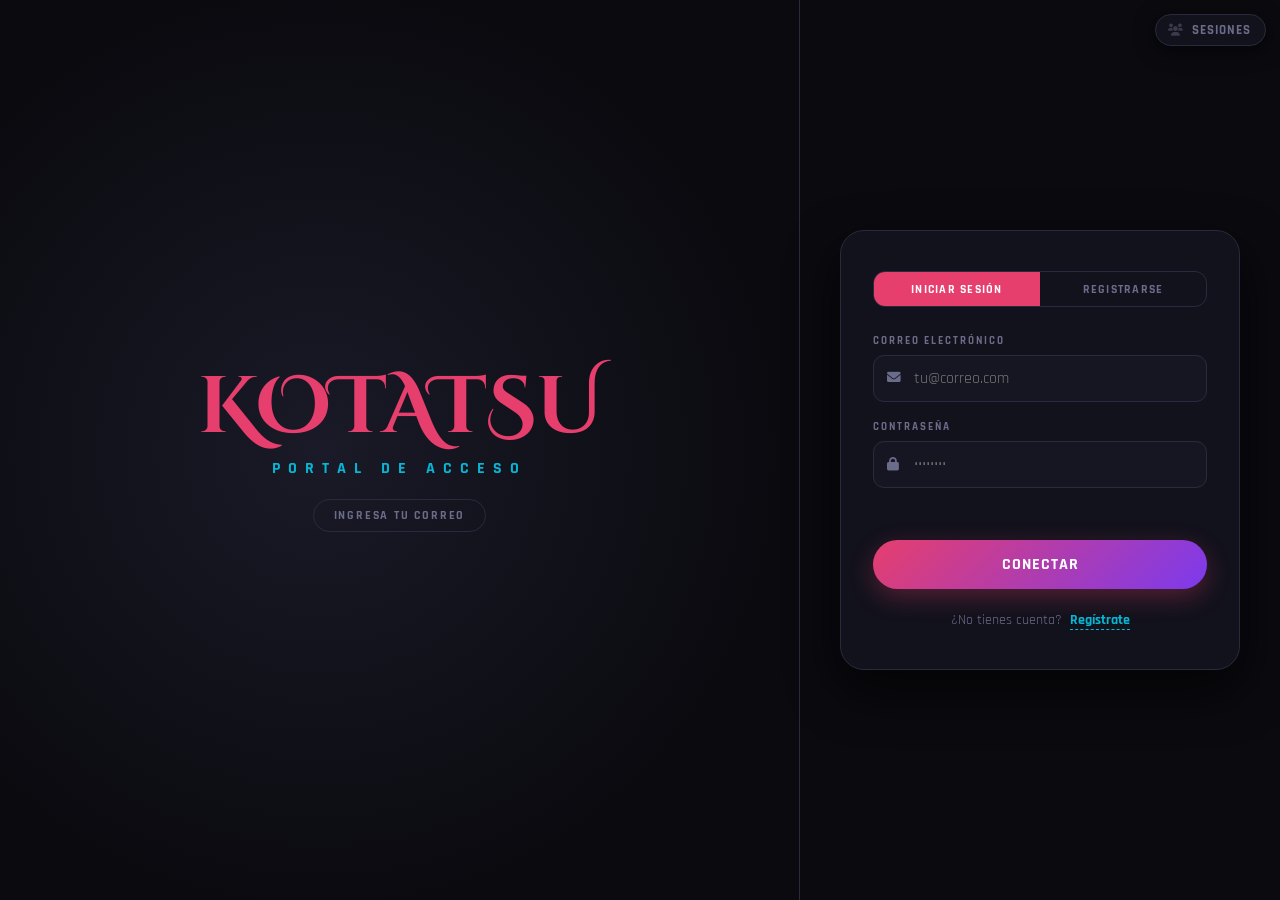
<file: panel_autor.html>
<!DOCTYPE html>
<html lang="es">
<head>
  <meta charset="UTF-8">
  <meta name="viewport" content="width=device-width, initial-scale=1.0">
  <title>Panel de Autor | Kotatsu</title>
  <link href="https://fonts.googleapis.com/css2?family=Cinzel+Decorative:wght@700&family=Rajdhani:wght@400;600;700&display=swap" rel="stylesheet">
  <link rel="stylesheet" href="https://cdnjs.cloudflare.com/ajax/libs/font-awesome/6.0.0/css/all.min.css">
  <link rel="stylesheet" href="buscador.css">
  <style>
    body{margin:0;background:var(--bg);color:var(--text);font-family:'Rajdhani',sans-serif;}

    /* ── Nav ── */
    .top-nav{
      display:flex;justify-content:space-between;align-items:center;
      padding:10px 18px;border-bottom:1px solid var(--border);
      background:rgba(10,10,15,0.92);backdrop-filter:blur(12px);
      position:sticky;top:0;z-index:50;gap:10px;
    }
    .nav-left{display:flex;align-items:center;gap:10px;flex-shrink:0;}

    /* Marca → index.html */
    .brand{
      font-family:'Cinzel Decorative';color:var(--accent);font-size:1.05rem;
      cursor:pointer;transition:opacity .2s;text-decoration:none;
      display:inline-flex;align-items:center;gap:6px;
    }
    .brand:hover{opacity:.75;}
    .brand-home-icon{font-size:.65rem;color:var(--text-muted);}

    /* ── Chip de sesión ── */
    .session-chip-wrap{position:relative;}
    .session-chip{
      display:flex;align-items:center;gap:8px;padding:5px 12px 5px 6px;
      background:rgba(26,26,40,.8);border:1px solid var(--border);
      border-radius:50px;cursor:pointer;transition:all .2s;
      font-family:'Rajdhani';font-size:.78rem;font-weight:700;
    }
    .session-chip:hover{border-color:var(--accent3);box-shadow:0 0 12px rgba(6,182,212,.15);}
    .session-chip.open{border-color:var(--accent3);}
    .sc-avatar{
      width:28px;height:28px;border-radius:50%;object-fit:cover;
      border:2px solid rgba(6,182,212,.45);background:var(--bg);
      display:flex;align-items:center;justify-content:center;
      font-size:.7rem;font-weight:700;color:var(--accent3);overflow:hidden;flex-shrink:0;
    }
    .sc-avatar img{width:100%;height:100%;object-fit:cover;border-radius:50%;}
    .sc-name{max-width:110px;white-space:nowrap;overflow:hidden;text-overflow:ellipsis;color:var(--text);}
    .sc-caret{font-size:.6rem;color:var(--text-muted);transition:transform .2s;margin-left:2px;}
    .session-chip.open .sc-caret{transform:rotate(180deg);}

    /* ── Dropdown sesiones ── */
    .session-dropdown{
      position:absolute;top:calc(100% + 8px);right:0;
      background:#12121e;border:1px solid var(--border);
      border-radius:14px;padding:10px;width:260px;
      box-shadow:0 16px 40px rgba(0,0,0,.75);
      display:none;flex-direction:column;gap:6px;z-index:200;
    }
    .session-dropdown.open{display:flex;animation:sdDown .15s ease;}
    @keyframes sdDown{from{opacity:0;transform:translateY(-5px)}to{opacity:1;transform:translateY(0)}}
    .sd-header{font-size:.58rem;font-weight:700;letter-spacing:.15em;text-transform:uppercase;color:var(--text-muted);padding-bottom:8px;border-bottom:1px solid var(--border);margin-bottom:2px;}
    .sd-accounts{max-height:280px;overflow-y:auto;display:flex;flex-direction:column;gap:5px;}
    .sd-accounts::-webkit-scrollbar{width:3px;}
    .sd-accounts::-webkit-scrollbar-thumb{background:var(--border);border-radius:3px;}
    .sd-chip{display:flex;align-items:center;gap:8px;padding:8px 10px;background:rgba(26,26,40,.9);border-radius:9px;border:1px solid var(--border);cursor:pointer;transition:.18s;}
    .sd-chip:hover{border-color:var(--accent3);background:#1a1a28;}
    .sd-chip.active-chip{border-color:rgba(6,182,212,.35);background:rgba(6,182,212,.04);}
    .sd-av{width:30px;height:30px;border-radius:50%;background:var(--bg);border:2px solid var(--border);flex-shrink:0;overflow:hidden;display:flex;align-items:center;justify-content:center;font-size:.75rem;font-weight:700;color:var(--accent3);}
    .sd-av img{width:100%;height:100%;object-fit:cover;}
    .sd-info{flex:1;min-width:0;}
    .sd-name{font-size:.82rem;font-weight:700;color:var(--text);white-space:nowrap;overflow:hidden;text-overflow:ellipsis;}
    .sd-email{font-size:.6rem;color:var(--text-muted);white-space:nowrap;overflow:hidden;text-overflow:ellipsis;}
    .sd-role{font-size:.52rem;font-weight:700;letter-spacing:.08em;text-transform:uppercase;padding:1px 6px;border-radius:20px;flex-shrink:0;}
    .sd-role.user {background:rgba(76,175,80,.15);color:#4CAF50;}
    .sd-role.mod  {background:rgba(245,158,11,.15);color:#f59e0b;}
    .sd-role.admin{background:rgba(6,182,212,.15);color:#06b6d4;}
    .sd-role.owner{background:rgba(230,62,109,.15);color:#e63e6d;}
    .sd-active-dot{width:6px;height:6px;border-radius:50%;background:#4CAF50;flex-shrink:0;}
    .sd-divider{height:1px;background:var(--border);margin:2px 0;}
    .sd-action{
      display:flex;align-items:center;gap:8px;padding:7px 10px;
      border-radius:9px;border:none;background:transparent;
      font-family:'Rajdhani';font-size:.75rem;font-weight:700;cursor:pointer;
      transition:.18s;color:var(--text-muted);text-transform:uppercase;letter-spacing:.08em;width:100%;
    }
    .sd-action:hover{color:var(--accent);background:rgba(230,62,109,.06);}
    .sd-action i{font-size:.8rem;}

    /* ── Nav right ── */
    .nav-right{display:flex;gap:8px;align-items:center;}
    .btn-refresh{background:transparent;padding:7px 12px;border-radius:6px;color:var(--accent);font-family:'Rajdhani';font-size:.75rem;font-weight:700;border:1px solid var(--accent);transition:all .3s;cursor:pointer;white-space:nowrap;}
    .btn-refresh:hover{background:var(--accent);color:#fff;box-shadow:0 0 15px rgba(230,62,109,.4);}
    @keyframes spinOnce{0%{transform:rotate(0)}100%{transform:rotate(360deg)}}
    .spinning{animation:spinOnce .6s ease;}

    /* ── Layout ── */
    .container{max-width:900px;margin:0 auto;padding:24px 16px 80px;}

    /* ── Perfil ── */
    .profile-card{display:flex;align-items:center;gap:20px;background:var(--surface);border:1px solid var(--border);border-radius:20px;padding:20px 24px;box-shadow:0 8px 30px rgba(0,0,0,.3);flex-wrap:wrap;}
    .avatar-wrap{position:relative;width:90px;height:90px;flex-shrink:0;}
    .avatar-wrap img{width:100%;height:100%;border-radius:50%;object-fit:cover;border:3px solid var(--accent3);background:#1a1a28;display:block;}
    .avatar-btn{position:absolute;bottom:1px;right:1px;width:26px;height:26px;border-radius:50%;background:var(--accent);border:2px solid var(--surface);color:#fff;font-size:.65rem;cursor:pointer;display:flex;align-items:center;justify-content:center;transition:.2s;}
    .avatar-btn:hover{transform:scale(1.1);}
    .profile-info{flex:1;min-width:0;}
    .profile-info .role{color:var(--accent3);font-size:.62rem;letter-spacing:3px;font-weight:700;text-transform:uppercase;}
    .profile-info h2{color:#fff;margin:4px 0 0;font-size:1.3rem;}
    .profile-info .pid{color:var(--text-muted);font-size:.68rem;margin-top:4px;font-family:monospace;word-break:break-all;}

    /* ── Drawer foto ── */
    .photo-drawer{background:#12121e;border:1px solid var(--border);border-top:none;border-radius:0 0 20px 20px;max-height:0;overflow:hidden;transition:max-height .4s,padding .3s,opacity .3s;opacity:0;}
    .photo-drawer.open{max-height:140px;padding:16px 24px;opacity:1;}
    .photo-drawer label{font-size:.68rem;color:var(--text-muted);font-weight:700;letter-spacing:2px;text-transform:uppercase;display:block;margin-bottom:8px;}
    .photo-row{display:flex;gap:8px;}
    .photo-row input{flex:1;min-width:0;background:#0a0a0f;border:1px solid var(--border);padding:10px 12px;border-radius:10px;color:#fff;outline:none;font-family:'Rajdhani';font-size:.9rem;transition:.2s;}
    .photo-row input:focus{border-color:var(--accent3);}
    .photo-row button{background:var(--accent3);color:#000;border:none;padding:0 16px;border-radius:10px;font-weight:700;font-family:'Rajdhani';cursor:pointer;font-size:.85rem;white-space:nowrap;}

    /* ── Banner suspensión ── */
    .susp-banner{background:rgba(255,68,68,.08);border:1px solid #ff4444;border-radius:12px;padding:12px 16px;margin-bottom:18px;font-size:.85rem;color:#ff4444;display:none;}
    .susp-banner strong{display:block;margin-bottom:3px;}

    /* ── Cabecera obras ── */
    .obras-header{display:flex;justify-content:space-between;align-items:center;margin:24px 0 16px;flex-wrap:wrap;gap:10px;}
    .obras-header h3{font-family:'Cinzel Decorative';font-size:.82rem;letter-spacing:1px;color:var(--text-muted);margin:0;}
    .btn-nueva{background:var(--accent);color:#fff;text-decoration:none;padding:9px 20px;border-radius:50px;font-weight:700;font-size:.75rem;box-shadow:0 4px 15px rgba(230,62,109,.3);transition:.2s;}
    .btn-nueva:hover{filter:brightness(1.1);transform:translateY(-1px);}

    /* ── Obra card ── */
    .obra-card{background:var(--surface);border:1px solid var(--border);border-radius:14px;padding:12px 14px;display:flex;align-items:center;gap:14px;margin-bottom:12px;transition:border-color .2s;}
    .obra-card:hover{border-color:rgba(230,62,109,.35);}
    .obra-cover-mini{width:52px;height:72px;border-radius:7px;object-fit:cover;border:1px solid var(--border);flex-shrink:0;}
    .obra-cover-ph{width:52px;height:72px;border-radius:7px;background:var(--surface2);border:1px solid var(--border);flex-shrink:0;display:flex;align-items:center;justify-content:center;font-size:1.4rem;}
    .obra-info{flex:1;min-width:0;}
    .obra-info h4{margin:0 0 5px;color:#fff;font-size:.93rem;white-space:nowrap;overflow:hidden;text-overflow:ellipsis;}
    .obra-info small{color:var(--text-muted);font-size:.72rem;font-weight:600;display:block;}
    .badge{display:inline-block;font-size:.58rem;font-weight:700;padding:2px 7px;border-radius:10px;margin-left:6px;text-transform:uppercase;}
    .badge-aprobado  {color:#4CAF50;background:rgba(76,175,80,.12);border:1px solid #4CAF50;}
    .badge-pendiente {color:#f59e0b;background:rgba(245,158,11,.12);border:1px solid #f59e0b;}
    .badge-rechazado {color:var(--accent);background:rgba(230,62,109,.1);border:1px solid var(--accent);}
    .badge-revision  {color:var(--accent3);background:rgba(6,182,212,.1);border:1px solid var(--accent3);}
    .badge-suspension{color:#ff4444;background:rgba(255,68,68,.1);border:1px solid #ff4444;}
    .obra-actions{display:flex;gap:8px;flex-shrink:0;}
    .btn-gestionar,.btn-editar{text-decoration:none;padding:7px 12px;border-radius:8px;font-size:.72rem;font-weight:700;white-space:nowrap;transition:.2s;}
    .btn-gestionar{color:var(--accent3);border:1px solid var(--accent3);}
    .btn-gestionar:hover{background:var(--accent3);color:#000;}
    .btn-editar{color:var(--text-muted);border:1px solid var(--border);}
    .btn-editar:hover{border-color:var(--accent);color:var(--accent);}
    .empty-obras{text-align:center;padding:50px 20px;border:1px dashed var(--border);border-radius:14px;color:var(--text-muted);}
    .empty-obras i{font-size:2rem;margin-bottom:12px;display:block;opacity:.4;}

    /* ── Responsive ── */
    @media(max-width:600px){.obra-card{gap:10px;}.obra-actions{flex-direction:column;gap:6px;}.btn-gestionar,.btn-editar{padding:6px 10px;font-size:.68rem;}}
    @media(max-width:480px){.obra-info h4{font-size:.88rem;}.obra-cover-mini,.obra-cover-ph{width:44px;height:62px;}.profile-card{padding:14px 16px;gap:14px;}.top-nav{padding:10px 14px;}.brand{font-size:.9rem;}.sc-name{max-width:70px;}}
    @media(max-width:360px){.obra-actions{width:100%;flex-direction:row;justify-content:flex-end;}.obra-card{flex-wrap:wrap;}}
  </style>
</head>
<body>
  <div class="bg-grid"></div>

  <nav class="top-nav">
    <!-- Marca clickeable → index.html -->
    <div class="nav-left">
      <a href="index.html" class="brand">
        <i class="fas fa-house brand-home-icon"></i>
        KOTATSUNAME
      </a>
    </div>

    <div class="nav-right">
      <button class="btn-refresh" id="btnRefresh" onclick="refrescar()" title="Actualizar">
        <i class="fas fa-rotate-right" id="refreshIcon"></i>
      </button>

      <!-- Chip de sesión (igual al panel_owner) -->
      <div class="session-chip-wrap" id="sessionChipWrap">
        <div class="session-chip" id="sessionChip" onclick="toggleSessionDropdown(event)">
          <div class="sc-avatar" id="scAvatar">
            <img id="scAvatarImg" src="" alt="" style="display:none">
            <span id="scAvatarInitial"></span>
          </div>
          <span class="sc-name" id="scName"></span>
          <i class="fas fa-chevron-down sc-caret"></i>
        </div>
        <div class="session-dropdown" id="sessionDropdown">
          <div class="sd-header"><i class="fas fa-layer-group" style="margin-right:5px"></i>Sesiones guardadas</div>
          <div class="sd-accounts" id="sdAccountsList"></div>
          <div class="sd-divider"></div>
          <button class="sd-action" onclick="cerrarSesion()">
            <i class="fas fa-power-off"></i> Cerrar sesión
          </button>
        </div>
      </div>
    </div>
  </nav>

  <main class="container">
    <div class="susp-banner" id="suspBanner">
      <strong>Tienes obras suspendidas</strong>
      El staff ha suspendido una o más de tus obras. Contacta a moderación si crees que es un error.
    </div>

    <!-- Perfil -->
    <div style="margin-bottom:20px;">
      <div class="profile-card">
        <div class="avatar-wrap">
          <img id="profileImg"
            src="data:image/svg+xml,<svg viewBox='0 0 1 1' fill='%231a1a28' xmlns='http://www.w3.org/2000/svg'><rect width='1' height='1'/></svg>"
            alt="Avatar"/>
          <button class="avatar-btn" onclick="togglePhotoDrawer()" title="Cambiar foto">
            <i class="fas fa-camera"></i>
          </button>
        </div>
        <div class="profile-info">
          <p class="role">✦ Gremio de Escritores</p>
          <h2 id="profileName">Cargando...</h2>
          <p class="pid" id="profileId"></p>
        </div>
      </div>
      <div class="photo-drawer" id="photoDrawer">
        <label>Enlace de imagen (Google Drive)</label>
        <div class="photo-row">
          <input type="text" id="driveInput" placeholder="Pega el enlace de compartir de Drive..."/>
          <button onclick="guardarFoto()">Actualizar</button>
        </div>
      </div>
    </div>

    <!-- Obras -->
    <div class="obras-header">
      <h3>Mis Manuscritos</h3>
      <a href="nueva_obra.html" class="btn-nueva">+ Nueva Obra</a>
    </div>
    <div id="listaObras">
      <div style="text-align:center;padding:40px;color:var(--text-muted);">
        <i class="fas fa-spinner fa-spin"></i>&nbsp; Cargando manuscritos...
      </div>
    </div>
  </main>

  <script type="module">
    import { loadEscritos, clearCache } from "./escritos_data.js";

    const SCRIPT_URL = "https://script.google.com/macros/s/AKfycbxlwm_htimcLqGW7p5HQvdgqwY1V7tlr3oEt5vl6FMZ8j6TGyB3V8t4Dwd2t8vU9AZA/exec";

    const idAutor    = (localStorage.getItem("ktt_id")    || "").trim();
    const autorEmail =  localStorage.getItem("ktt_email") || "";
    const autorName  =  localStorage.getItem("ktt_user")  || "Autor";
    const autorFoto  =  localStorage.getItem("ktt_foto")  || "";
    const role       =  localStorage.getItem("ktt_role")  || "user";

    /* ── Guardia de sesión ── */
    if (!idAutor || idAutor === "null") { window.location.replace("registrarse.html"); }
    if (role !== "user") {
      const map = { owner:"panel_owner.html", admin:"panel_admin.html", mod:"panel_mod.html" };
      window.location.replace(map[role] || "registrarse.html");
    }

    /* ── Perfil principal ── */
    document.getElementById("profileName").textContent = autorName;
    document.getElementById("profileId").textContent   = `ID: ${idAutor}`;
    if (autorFoto && autorFoto !== "undefined") document.getElementById("profileImg").src = autorFoto;

    /* ── Chip de sesión en nav ── */
    initSessionChip();

    function initSessionChip() {
      const nameEl = document.getElementById("scName");
      const img    = document.getElementById("scAvatarImg");
      const ini    = document.getElementById("scAvatarInitial");
      nameEl.textContent = autorName;
      if (autorFoto && autorFoto !== "undefined") {
        img.src = autorFoto; img.style.display = "block"; ini.style.display = "none";
        img.onerror = () => { img.style.display = "none"; ini.style.display = ""; ini.textContent = (autorName||"?")[0].toUpperCase(); };
      } else {
        ini.textContent = (autorName||"?")[0].toUpperCase();
      }
      renderSessionDropdown();
    }

    function renderSessionDropdown() {
      const list = document.getElementById("sdAccountsList");
      list.innerHTML = "";
      let accounts = [];
      try { accounts = JSON.parse(localStorage.getItem("ktt_device_accounts") || "[]"); } catch {}
      if (!Array.isArray(accounts)) accounts = [];

      const roleLabels = { user:"Autor", mod:"Moderador", admin:"Admin", owner:"Owner" };
      const panelMap   = { owner:"panel_owner.html", admin:"panel_admin.html", mod:"panel_mod.html", user:"panel_autor.html" };

      if (accounts.length === 0) {
        list.innerHTML = `<p style="font-size:.72rem;color:var(--text-muted);text-align:center;padding:8px 0;">Sin otras sesiones guardadas.</p>`;
        return;
      }

      accounts.forEach(acc => {
        const isActive = acc.email === autorEmail;
        const chip = document.createElement("div");
        chip.className = `sd-chip${isActive ? " active-chip" : ""}`;
        chip.title = isActive ? "Sesión actual" : "Cambiar a esta cuenta";
        const initial = (acc.nombre||"?")[0].toUpperCase();
        chip.innerHTML = `
          <div class="sd-av">
            ${acc.foto
              ? `<img src="${esc(acc.foto)}" alt="" onerror="this.parentElement.textContent='${initial}'">`
              : initial}
          </div>
          <div class="sd-info">
            <div class="sd-name">${esc(acc.nombre)}</div>
            <div class="sd-email">${esc(acc.email)}</div>
          </div>
          <span class="sd-role ${acc.rol||"user"}">${roleLabels[acc.rol]||"Autor"}</span>
          ${isActive ? `<div class="sd-active-dot" title="Activa"></div>` : ""}
        `;
        chip.onclick = () => {
          closeSessionDropdown();
          if (isActive) return;
          sessionStorage.setItem("ktt_prefill_email", acc.email);
          localStorage.removeItem("ktt_id");
          localStorage.removeItem("ktt_role");
          localStorage.removeItem("ktt_user");
          localStorage.removeItem("ktt_foto");
          localStorage.removeItem("ktt_email");
          window.location.href = "registrarse.html";
        };
        list.appendChild(chip);
      });
    }

    window.toggleSessionDropdown = (e) => {
      e && e.stopPropagation();
      const chip = document.getElementById("sessionChip");
      const dd   = document.getElementById("sessionDropdown");
      const open = dd.classList.toggle("open");
      chip.classList.toggle("open", open);
    };

    function closeSessionDropdown() {
      document.getElementById("sessionDropdown").classList.remove("open");
      document.getElementById("sessionChip").classList.remove("open");
    }

    document.addEventListener("click", e => {
      const wrap = document.getElementById("sessionChipWrap");
      if (wrap && !wrap.contains(e.target)) closeSessionDropdown();
    });

    /* ── Cerrar sesión ── */
    window.cerrarSesion = () => {
      ["ktt_id","ktt_role","ktt_user","ktt_foto","ktt_email"].forEach(k => localStorage.removeItem(k));
      window.location.href = "registrarse.html";
    };

    /* ── Foto de perfil ── */
    window.togglePhotoDrawer = () => document.getElementById("photoDrawer").classList.toggle("open");

    window.guardarFoto = async () => {
      const val = document.getElementById("driveInput").value.trim();
      if (!val) return;
      const match = val.match(/[-\w]{25,}/);
      if (!match) { alert("Enlace de Drive no válido."); return; }
      const url = `https://wsrv.nl/?url=${encodeURIComponent(
        `https://drive.google.com/uc?export=view&id=${match[0]}`
      )}&w=300&output=webp`;

      document.getElementById("profileImg").src = url;
      localStorage.setItem("ktt_foto", url);

      /* Actualizar chip de nav también */
      const img = document.getElementById("scAvatarImg");
      const ini = document.getElementById("scAvatarInitial");
      img.src = url; img.style.display = "block"; ini.style.display = "none";

      document.getElementById("photoDrawer").classList.remove("open");
      document.getElementById("driveInput").value = "";
      try {
        await fetch(SCRIPT_URL, {
          method:"POST", mode:"no-cors",
          body: JSON.stringify({ action:"actualizarFoto", idAutor, foto:url }),
        });
      } catch(e) {}
    };

    /* ── Cargar obras ── */
    async function cargarObras() {
      const container = document.getElementById("listaObras");
      try {
        const todas = await loadEscritos();
        const mias  = todas.filter(o => String(o.id_autor).trim() === idAutor);

        if (mias.length === 0) {
          container.innerHTML = `
            <div class="empty-obras">
              <i class="fas fa-scroll"></i>
              Aún no has publicado ningún manuscrito.<br>
              <a href="nueva_obra.html" style="color:var(--accent3);text-decoration:none;margin-top:12px;display:inline-block;">
                Crear mi primera obra →
              </a>
            </div>`;
          return;
        }

        if (mias.some(o => (o.aprobacion||"").toLowerCase() === "suspension")) {
          document.getElementById("suspBanner").style.display = "block";
        }

        const badgeMap = {
          aprobado  : ["badge-aprobado",   "Publicada"],
          true      : ["badge-aprobado",   "Publicada"],
          rechazado : ["badge-rechazado",  "Rechazada"],
          revision  : ["badge-revision",   "En Revisión"],
          suspension: ["badge-suspension", "Suspendida"],
          pendiente : ["badge-pendiente",  "Pendiente"],
        };

        container.innerHTML = mias.map(o => {
          const ap       = (o.aprobacion || "pendiente").trim().toLowerCase();
          const [bc, bt] = badgeMap[ap] || ["badge-pendiente","Pendiente"];
          const coverHtml = o.cover
            ? `<img class="obra-cover-mini" src="${o.cover}" alt="${o.titulo}" onerror="this.outerHTML='<div class=\\'obra-cover-ph\\'></div>'">`
            : `<div class="obra-cover-ph"></div>`;
          return `
            <div class="obra-card">
              ${coverHtml}
              <div class="obra-info">
                <h4>${o.titulo}<span class="badge ${bc}">${bt}</span></h4>
                <small>${o.capitulos} CAP${o.capitulos !== 1 ? "S" : ""} &nbsp;·&nbsp; ${(o.estado||"").toUpperCase()}</small>
              </div>
              <div class="obra-actions">
                <a href="nueva_obra.html?id=${o.id}"        class="btn-editar">Editar</a>
                <a href="gestion_capitulos.html?id=${o.id}" class="btn-gestionar">Capítulos</a>
              </div>
            </div>`;
        }).join("");

      } catch(e) {
        console.error(e);
        container.innerHTML = `<p style="color:var(--accent);text-align:center;padding:30px;">
          Error al cargar. <button onclick="refrescar()" style="background:none;border:none;color:var(--accent3);cursor:pointer;font-family:'Rajdhani';font-weight:700;">↻ Reintentar</button>
        </p>`;
      }
    }

    /* ── Refrescar ── */
    window.refrescar = async () => {
      const icon = document.getElementById("refreshIcon");
      icon.classList.add("spinning");
      clearCache();
      await cargarObras();
      setTimeout(() => icon.classList.remove("spinning"), 700);
    };

    /* ── Arrancar carga ── */
    if (sessionStorage.getItem("panel_reload") === "1") {
      sessionStorage.removeItem("panel_reload");
      clearCache();
      setTimeout(cargarObras, 2000);
    } else {
      cargarObras();
    }

    /* ── Helper esc ── */
    function esc(s) {
      return String(s||"").replace(/&/g,"&amp;").replace(/</g,"&lt;").replace(/>/g,"&gt;").replace(/"/g,"&quot;");
    }
  </script>
</body>
</html>
</file>
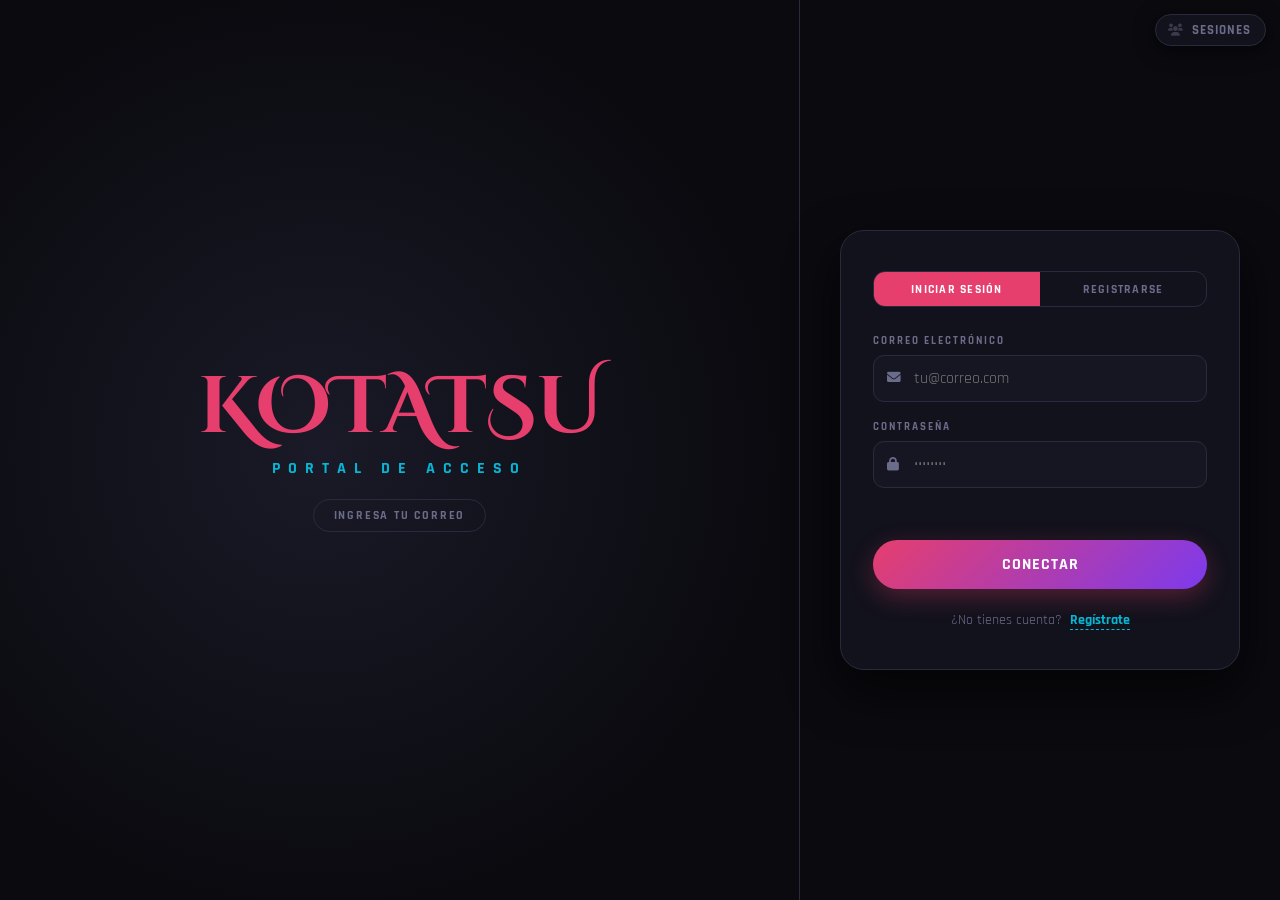
<file: panel_mod.html>
<!DOCTYPE html>
<html lang="es">
<head>
  <meta charset="UTF-8">
  <meta name="viewport" content="width=device-width, initial-scale=1.0">
  <title>Panel Moderador | Kotatsu</title>
  <link href="https://fonts.googleapis.com/css2?family=Cinzel+Decorative:wght@700&family=Rajdhani:wght@400;600;700&display=swap" rel="stylesheet">
  <link rel="stylesheet" href="https://cdnjs.cloudflare.com/ajax/libs/font-awesome/6.0.0/css/all.min.css">
  <link rel="stylesheet" href="buscador.css">
  <style>
    body{margin:0;background:var(--bg);color:var(--text);font-family:'Rajdhani',sans-serif;}

    /* ── Nav ── */
    .top-nav{
      display:flex;justify-content:space-between;align-items:center;
      padding:10px 18px;border-bottom:1px solid var(--border);
      background:rgba(10,10,15,0.94);backdrop-filter:blur(14px);
      position:sticky;top:0;z-index:50;gap:10px;
    }
    .nav-left{display:flex;align-items:center;gap:10px;flex-shrink:0;}

    /* Marca → index.html, color amarillo/mod */
    .brand{
      font-family:'Cinzel Decorative';color:#f59e0b;font-size:1.05rem;
      cursor:pointer;transition:opacity .2s;text-decoration:none;
      display:inline-flex;align-items:center;gap:6px;
    }
    .brand:hover{opacity:.75;}
    .brand-home-icon{font-size:.65rem;color:var(--text-muted);}

    /* ── Chip de sesión (color mod = amber) ── */
    .session-chip-wrap{position:relative;}
    .session-chip{
      display:flex;align-items:center;gap:8px;padding:5px 12px 5px 6px;
      background:rgba(26,26,40,.8);border:1px solid var(--border);
      border-radius:50px;cursor:pointer;transition:all .2s;
      font-family:'Rajdhani';font-size:.78rem;font-weight:700;
    }
    .session-chip:hover{border-color:#f59e0b;box-shadow:0 0 12px rgba(245,158,11,.15);}
    .session-chip.open{border-color:#f59e0b;}
    .sc-avatar{
      width:28px;height:28px;border-radius:50%;
      border:2px solid rgba(245,158,11,.5);background:var(--bg);
      display:flex;align-items:center;justify-content:center;
      font-size:.7rem;font-weight:700;color:#f59e0b;overflow:hidden;flex-shrink:0;
    }
    .sc-avatar img{width:100%;height:100%;object-fit:cover;border-radius:50%;}
    .sc-name{max-width:110px;white-space:nowrap;overflow:hidden;text-overflow:ellipsis;color:var(--text);}
    .sc-caret{font-size:.6rem;color:var(--text-muted);transition:transform .2s;margin-left:2px;}
    .session-chip.open .sc-caret{transform:rotate(180deg);}

    /* ── Dropdown sesiones ── */
    .session-dropdown{
      position:absolute;top:calc(100% + 8px);right:0;
      background:#12121e;border:1px solid var(--border);
      border-radius:14px;padding:10px;width:260px;
      box-shadow:0 16px 40px rgba(0,0,0,.75);
      display:none;flex-direction:column;gap:6px;z-index:200;
    }
    .session-dropdown.open{display:flex;animation:sdDown .15s ease;}
    @keyframes sdDown{from{opacity:0;transform:translateY(-5px)}to{opacity:1;transform:translateY(0)}}
    .sd-header{font-size:.58rem;font-weight:700;letter-spacing:.15em;text-transform:uppercase;
      color:var(--text-muted);padding-bottom:8px;border-bottom:1px solid var(--border);margin-bottom:2px;}
    .sd-accounts{max-height:280px;overflow-y:auto;display:flex;flex-direction:column;gap:5px;}
    .sd-accounts::-webkit-scrollbar{width:3px;}
    .sd-accounts::-webkit-scrollbar-thumb{background:var(--border);border-radius:3px;}
    .sd-chip{display:flex;align-items:center;gap:8px;padding:8px 10px;
      background:rgba(26,26,40,.9);border-radius:9px;border:1px solid var(--border);cursor:pointer;transition:.18s;}
    .sd-chip:hover{border-color:#f59e0b;background:#1a1a28;}
    .sd-chip.active-chip{border-color:rgba(245,158,11,.35);background:rgba(245,158,11,.04);}
    .sd-av{width:30px;height:30px;border-radius:50%;background:var(--bg);border:2px solid var(--border);
      flex-shrink:0;overflow:hidden;display:flex;align-items:center;justify-content:center;
      font-size:.75rem;font-weight:700;color:#f59e0b;}
    .sd-av img{width:100%;height:100%;object-fit:cover;}
    .sd-info{flex:1;min-width:0;}
    .sd-name{font-size:.82rem;font-weight:700;color:var(--text);white-space:nowrap;overflow:hidden;text-overflow:ellipsis;}
    .sd-email{font-size:.6rem;color:var(--text-muted);white-space:nowrap;overflow:hidden;text-overflow:ellipsis;}
    .sd-role{font-size:.52rem;font-weight:700;letter-spacing:.08em;text-transform:uppercase;padding:1px 6px;border-radius:20px;flex-shrink:0;}
    .sd-role.user {background:rgba(76,175,80,.15);color:#4CAF50;}
    .sd-role.mod  {background:rgba(245,158,11,.15);color:#f59e0b;}
    .sd-role.admin{background:rgba(6,182,212,.15);color:#06b6d4;}
    .sd-role.owner{background:rgba(230,62,109,.15);color:#e63e6d;}
    .sd-active-dot{width:6px;height:6px;border-radius:50%;background:#4CAF50;flex-shrink:0;}
    .sd-divider{height:1px;background:var(--border);margin:2px 0;}
    .sd-action{display:flex;align-items:center;gap:8px;padding:7px 10px;border-radius:9px;border:none;
      background:transparent;font-family:'Rajdhani';font-size:.75rem;font-weight:700;cursor:pointer;
      transition:.18s;color:var(--text-muted);text-transform:uppercase;letter-spacing:.08em;width:100%;}
    .sd-action:hover{color:var(--accent);background:rgba(230,62,109,.06);}
    .sd-action i{font-size:.8rem;}

    /* ── Nav right ── */
    .nav-right{display:flex;gap:8px;align-items:center;}
    .btn-refresh{background:transparent;padding:7px 12px;border-radius:6px;color:#f59e0b;
      font-family:'Rajdhani';font-size:.75rem;font-weight:700;border:1px solid #f59e0b;
      transition:all .3s;cursor:pointer;white-space:nowrap;}
    .btn-refresh:hover{background:#f59e0b;color:#000;box-shadow:0 0 15px rgba(245,158,11,.35);}
    @keyframes spinOnce{0%{transform:rotate(0)}100%{transform:rotate(360deg)}}
    .spinning{animation:spinOnce .6s ease;}

    /* ── Layout ── */
    .container{max-width:1000px;margin:0 auto;padding:24px 18px 90px;}

    /* ── Perfil con drawer de foto ── */
    .profile-card{
      display:flex;align-items:center;gap:20px;
      background:var(--surface);border:1px solid rgba(245,158,11,.2);
      border-radius:18px;padding:20px 24px;flex-wrap:wrap;
      box-shadow:0 0 24px rgba(245,158,11,.04);
    }
    .avatar-wrap{position:relative;width:72px;height:72px;flex-shrink:0;}
    .avatar-wrap img{width:100%;height:100%;border-radius:50%;object-fit:cover;border:3px solid #f59e0b;background:#1a1a28;display:block;}
    .avatar-btn{
      position:absolute;bottom:2px;right:2px;width:24px;height:24px;border-radius:50%;
      background:#f59e0b;border:2px solid var(--surface);color:#000;font-size:.6rem;
      cursor:pointer;display:flex;align-items:center;justify-content:center;transition:.2s;
    }
    .avatar-btn:hover{transform:scale(1.12);}
    .profile-info .role-label{color:#f59e0b;font-size:.62rem;letter-spacing:3px;font-weight:700;text-transform:uppercase;}
    .profile-info h2{color:#fff;margin:4px 0 0;font-size:1.25rem;}
    .profile-info .pid{color:var(--text-muted);font-size:.7rem;margin-top:3px;}

    /* Drawer de foto */
    .photo-drawer{
      background:#12121e;border:1px solid var(--border);border-top:none;
      border-radius:0 0 18px 18px;max-height:0;overflow:hidden;
      transition:max-height .4s,padding .3s,opacity .3s;opacity:0;
    }
    .photo-drawer.open{max-height:120px;padding:14px 24px;opacity:1;}
    .photo-row{display:flex;gap:10px;}
    .photo-row input{flex:1;min-width:0;background:#0a0a0f;border:1px solid var(--border);
      padding:10px 13px;border-radius:10px;color:#fff;font-family:'Rajdhani';font-size:.9rem;outline:none;transition:.2s;}
    .photo-row input:focus{border-color:#f59e0b;}
    .photo-row button{background:#f59e0b;color:#000;border:none;padding:0 16px;
      border-radius:10px;font-weight:700;font-family:'Rajdhani';cursor:pointer;font-size:.85rem;white-space:nowrap;}

    /* ── Tabs ── */
    .panel-tabs{display:flex;margin-bottom:20px;border:1px solid var(--border);border-radius:12px;overflow:hidden;}
    .panel-tab{flex:1;padding:11px 6px;background:transparent;border:none;color:var(--text-muted);
      font-family:'Rajdhani';font-size:.75rem;font-weight:700;letter-spacing:.08em;
      text-transform:uppercase;cursor:pointer;transition:.2s;}
    .panel-tab.active{background:rgba(245,158,11,.12);color:#f59e0b;border-bottom:2px solid #f59e0b;}
    .panel-tab:hover:not(.active){color:var(--text);background:rgba(255,255,255,.03);}

    /* ── Búsqueda + filtro ── */
    .search-row{display:flex;gap:10px;margin-bottom:16px;flex-wrap:wrap;}
    .search-row input,.search-row select{
      background:var(--surface);border:1px solid var(--border);
      padding:9px 13px;border-radius:10px;color:#fff;outline:none;
      font-family:'Rajdhani';font-size:.9rem;transition:.2s;
    }
    .search-row input{flex:1;min-width:140px;}
    .search-row input:focus{border-color:#f59e0b;}
    .search-row select:focus{border-color:#f59e0b;}
    .search-row select option{background:#1a1a28;}

    /* ── Item card ── */
    .item-card{
      background:var(--surface);border:1px solid var(--border);
      border-radius:12px;padding:12px 14px;
      display:flex;align-items:flex-start;gap:12px;
      margin-bottom:9px;transition:border-color .2s,box-shadow .2s;
    }
    .item-card:hover{border-color:rgba(245,158,11,.3);box-shadow:0 2px 14px rgba(245,158,11,.06);}

    /* Portada obra */
    .item-cover{
      width:46px;height:64px;border-radius:6px;
      border:1px solid var(--border);flex-shrink:0;overflow:hidden;
      background:var(--surface);display:flex;align-items:center;justify-content:center;font-size:1.1rem;
    }
    .item-cover img{width:100%;height:100%;object-fit:cover;}

    /* Avatar persona */
    .persona-av{
      width:50px;height:50px;border-radius:50%;
      border:2px solid var(--border);flex-shrink:0;overflow:hidden;
      background:var(--surface);display:flex;align-items:center;justify-content:center;font-size:1.3rem;
      align-self:center;
    }
    .persona-av img{width:100%;height:100%;object-fit:cover;border-radius:50%;}
    .persona-av.bautor{border-color:#4CAF50;}

    .item-info{flex:1;min-width:0;}
    /* Sin truncar — nombre completo */
    .item-info h4{margin:0 0 4px;color:#fff;font-size:.92rem;word-break:break-word;line-height:1.35;}
    .item-info small{color:var(--text-muted);font-size:.72rem;display:block;margin-top:2px;}

    /* Badges */
    .badge{display:inline-block;font-size:.58rem;font-weight:700;padding:2px 7px;border-radius:9px;margin-left:5px;text-transform:uppercase;vertical-align:middle;}
    .badge-aprobado  {color:#4CAF50;background:rgba(76,175,80,.1);border:1px solid #4CAF50;}
    .badge-pendiente {color:#f59e0b;background:rgba(245,158,11,.1);border:1px solid #f59e0b;}
    .badge-revision  {color:var(--accent3);background:rgba(6,182,212,.1);border:1px solid var(--accent3);}
    .badge-suspension,.badge-rechazado{color:var(--accent);background:rgba(230,62,109,.1);border:1px solid var(--accent);}
    .badge-activo    {color:#4CAF50;background:rgba(76,175,80,.1);border:1px solid #4CAF50;}
    .badge-suspendido{color:var(--accent);background:rgba(230,62,109,.1);border:1px solid var(--accent);}

    /* Botones de acción */
    .item-actions{display:flex;gap:6px;flex-wrap:wrap;flex-shrink:0;align-items:flex-start;padding-top:2px;}
    .btn-action{
      background:none;border:1px solid var(--border);color:var(--text-muted);
      padding:5px 10px;border-radius:7px;cursor:pointer;font-family:'Rajdhani';
      font-size:.7rem;font-weight:700;transition:.2s;white-space:nowrap;
      display:flex;align-items:center;gap:4px;
    }
    .btn-action.approve{border-color:#4CAF50;color:#4CAF50;}
    .btn-action.approve:hover{background:#4CAF50;color:#000;}
    .btn-action.suspend{border-color:var(--accent);color:var(--accent);}
    .btn-action.suspend:hover{background:var(--accent);color:#fff;}
    .btn-action.review{border-color:#f59e0b;color:#f59e0b;}
    .btn-action.review:hover{background:#f59e0b;color:#000;}
        .btn-action.edit{border-color:var(--accent3);color:var(--accent3);}
    .btn-action.edit:hover{background:var(--accent3);color:#000;}

    /* ── Modal ── */
    .overlay{position:fixed;inset:0;background:rgba(0,0,0,.84);display:flex;align-items:center;
      justify-content:center;z-index:200;padding:20px;opacity:0;pointer-events:none;transition:opacity .3s;}
    .overlay.open{opacity:1;pointer-events:all;}
    .modal-box{background:#12121e;border:1px solid var(--border);border-radius:20px;padding:26px;
      width:100%;max-width:460px;transform:scale(.95);transition:transform .3s;}
    .overlay.open .modal-box{transform:scale(1);}
    .modal-box h3{font-family:'Cinzel Decorative';color:#f59e0b;margin:0 0 16px;font-size:.95rem;}
    .field{margin-bottom:12px;}
    .field label{display:block;font-size:.65rem;color:var(--text-muted);font-weight:700;letter-spacing:2px;text-transform:uppercase;margin-bottom:6px;}
    .field textarea{width:100%;background:#0a0a0f;border:1px solid var(--border);
      padding:11px 13px;border-radius:10px;color:#fff;font-family:'Rajdhani';
      font-size:.92rem;resize:vertical;min-height:90px;outline:none;transition:.2s;box-sizing:border-box;}
    .field textarea:focus{border-color:#f59e0b;}
    .modal-err{color:var(--accent);font-size:.82rem;margin-top:8px;min-height:1.1em;text-align:center;}
    .modal-ok {color:#4CAF50;font-size:.82rem;margin-top:8px;min-height:1.1em;text-align:center;}
    .modal-actions{display:flex;gap:10px;margin-top:14px;}
    .btn-m{flex:1;padding:11px;border-radius:10px;border:none;font-family:'Rajdhani';font-weight:700;font-size:.88rem;cursor:pointer;transition:.2s;}
    .btn-m.cancel{background:var(--surface);color:var(--text-muted);border:1px solid var(--border);}
    .btn-m.cancel:hover{border-color:var(--accent);color:var(--accent);}
    .btn-m.confirm{background:linear-gradient(135deg,#f59e0b,#d97706);color:#000;}
    .btn-m.confirm:hover{filter:brightness(1.1);}

    /* Vacío */
    .empty{text-align:center;padding:50px 20px;color:var(--text-muted);border:1px dashed var(--border);border-radius:12px;}

    /* ── Responsive ── */
    @media(max-width:600px){
      .item-card{flex-wrap:wrap;}
      .item-actions{width:100%;}
      .sc-name{max-width:70px;}
    }
    @media(max-width:480px){
      .top-nav{padding:10px 12px;}
      .brand{font-size:.9rem;}
      .container{padding:16px 12px 90px;}
      .profile-card{padding:14px 16px;gap:14px;}
    }
  </style>
</head>
<body>
  <div class="bg-grid"></div>

  <nav class="top-nav">
    <!-- Marca clickeable → index.html -->
    <div class="nav-left">
      <a href="index.html" class="brand" title="Ir al inicio">
        <i class="fas fa-house brand-home-icon"></i>
        KOTATSUNAME
      </a>
    </div>

    <div class="nav-right">
      <button class="btn-refresh" id="btnRefresh" onclick="refrescar()" title="Actualizar datos">
        <i class="fas fa-rotate-right" id="refreshIcon"></i>
      </button>

      <!-- Chip de sesión con dropdown -->
      <div class="session-chip-wrap" id="sessionChipWrap">
        <div class="session-chip" id="sessionChip" onclick="toggleSessionDropdown(event)">
          <div class="sc-avatar" id="scAvatar">
            <img id="scAvatarImg" src="" alt="" style="display:none">
            <span id="scAvatarInitial"></span>
          </div>
          <span class="sc-name" id="scName"></span>
          <i class="fas fa-chevron-down sc-caret"></i>
        </div>
        <div class="session-dropdown" id="sessionDropdown">
          <div class="sd-header"><i class="fas fa-id-card" style="margin-right:5px"></i>Sesiones guardadas</div>
          <div class="sd-accounts" id="sdAccountsList"></div>
          <div class="sd-divider"></div>
          <button class="sd-action" onclick="cerrarSesion()">
            <i class="fas fa-power-off"></i> Cerrar sesión
          </button>
        </div>
      </div>
    </div>
  </nav>

  <main class="container">

    <!-- Perfil con drawer de foto -->
    <div style="margin-bottom:24px;">
      <div class="profile-card">
        <div class="avatar-wrap">
          <img id="modAvatar"
            src="data:image/svg+xml,<svg viewBox='0 0 1 1' fill='%231a1a28' xmlns='http://www.w3.org/2000/svg'><rect width='1' height='1'/></svg>"
            alt="Avatar"/>
          <button class="avatar-btn" onclick="togglePhotoDrawer()" title="Cambiar foto de perfil">
            <i class="fas fa-camera"></i>
          </button>
        </div>
        <div class="profile-info">
          <p class="role-label">Panel de Moderación</p>
          <h2 id="modName">Moderador</h2>
          <p class="pid" id="modEmail"></p>
        </div>
      </div>
      <div class="photo-drawer" id="photoDrawer">
        <div class="photo-row">
          <input type="text" id="driveInput" placeholder="Enlace de Google Drive para la foto de perfil…"/>
          <button onclick="guardarFoto()">Actualizar</button>
        </div>
      </div>
    </div>

    <!-- Tabs -->
    <div class="panel-tabs">
      <button class="panel-tab active" id="tabObras"   onclick="switchTab('obras')">Obras</button>
      <button class="panel-tab"        id="tabAutores" onclick="switchTab('autores')">Autores</button>
    </div>

    <!-- Búsqueda + filtro de estado -->
    <div class="search-row">
      <input type="text" id="searchBar" placeholder="Buscar por título, autor o ID…" oninput="filtrar()"/>
      <select id="filterEstado" onchange="filtrar()">
        <option value="">Todos los estados</option>
        <option value="aprobado">Aprobado</option>
        <option value="pendiente">Pendiente</option>
        <option value="revision">En revisión</option>
        <option value="suspension">Suspendido (obra)</option>
        <option value="activo">Activo</option>
        <option value="suspendido">Suspendido (autor)</option>
      </select>
    </div>

    <div id="tabContent">
      <div class="empty"><i class="fas fa-spinner fa-spin"></i>&nbsp; Cargando…</div>
    </div>
  </main>

  <!-- Modal de acción con motivo -->
  <div class="overlay" id="modalOverlay">
    <div class="modal-box">
      <h3 id="modalTitulo">Acción</h3>
      <div class="field">
        <label>Motivo</label>
        <textarea id="motivoInput" placeholder="Describe el motivo de esta acción…"></textarea>
      </div>
      <div class="modal-err" id="modalErr"></div>
      <div class="modal-ok"  id="modalOk"></div>
      <div class="modal-actions">
        <button class="btn-m cancel"  onclick="cerrarModal()">Cancelar</button>
        <button class="btn-m confirm" id="btnConfirm" onclick="confirmarAccion()">Confirmar</button>
      </div>
    </div>
  </div>

  <script type="module">
    import { requireRole, clearSession } from "./staff_auth.js";
    import { loadEscritos } from "./escritos_data.js";

    const SCRIPT_URL = "https://script.google.com/macros/s/AKfycbxlwm_htimcLqGW7p5HQvdgqwY1V7tlr3oEt5vl6FMZ8j6TGyB3V8t4Dwd2t8vU9AZA/exec";

    requireRole(["mod"]);

    const modId    = localStorage.getItem("ktt_id")    || "";
    const modEmail = localStorage.getItem("ktt_email") || "";
    const modName  = localStorage.getItem("ktt_user")  || "Moderador";
    const modFoto  = localStorage.getItem("ktt_foto")  || "";

    document.getElementById("modName").textContent  = modName;
    document.getElementById("modEmail").textContent = modEmail;
    if (modFoto) document.getElementById("modAvatar").src = modFoto;

    // ── Chip de sesión ──
    initSessionChip();

    function initSessionChip() {
      const nameEl = document.getElementById("scName");
      const img    = document.getElementById("scAvatarImg");
      const ini    = document.getElementById("scAvatarInitial");
      nameEl.textContent = modName;
      if (modFoto) {
        img.src = modFoto; img.style.display = "block"; ini.style.display = "none";
        img.onerror = () => { img.style.display = "none"; ini.style.display = ""; ini.textContent = (modName||"?")[0].toUpperCase(); };
      } else {
        ini.textContent = (modName||"?")[0].toUpperCase();
      }
      renderSessionDropdown();
    }

    function renderSessionDropdown() {
      const list = document.getElementById("sdAccountsList");
      list.innerHTML = "";
      let accounts = [];
      try { accounts = JSON.parse(localStorage.getItem("ktt_device_accounts") || "[]"); } catch {}
      if (!Array.isArray(accounts)) accounts = [];

      const roleLabels = { user:"Autor", mod:"Moderador", admin:"Admin", owner:"Owner" };

      if (accounts.length === 0) {
        list.innerHTML = `<p style="font-size:.72rem;color:var(--text-muted);text-align:center;padding:8px 0;">Sin otras sesiones guardadas.</p>`;
        return;
      }
      accounts.forEach(acc => {
        const isActive = acc.email === modEmail;
        const chip     = document.createElement("div");
        chip.className = `sd-chip${isActive ? " active-chip" : ""}`;
        chip.title     = isActive ? "Sesión actual" : "Cambiar a esta cuenta";
        const initial  = (acc.nombre||"?")[0].toUpperCase();
        chip.innerHTML = `
          <div class="sd-av">
            ${acc.foto ? `<img src="${esc(acc.foto)}" alt="" onerror="this.parentElement.textContent='${initial}'">` : initial}
          </div>
          <div class="sd-info">
            <div class="sd-name">${esc(acc.nombre)}</div>
            <div class="sd-email">${esc(acc.email)}</div>
          </div>
          <span class="sd-role ${acc.rol||"user"}">${roleLabels[acc.rol]||"Autor"}</span>
          ${isActive ? `<div class="sd-active-dot" title="Activa"></div>` : ""}
        `;
        chip.onclick = () => {
          closeSessionDropdown();
          if (isActive) return;
          sessionStorage.setItem("ktt_prefill_email", acc.email);
          clearSession();
          window.location.href = "registrarse.html";
        };
        list.appendChild(chip);
      });
    }

    window.toggleSessionDropdown = (e) => {
      e && e.stopPropagation();
      const chip = document.getElementById("sessionChip");
      const dd   = document.getElementById("sessionDropdown");
      const open = dd.classList.toggle("open");
      chip.classList.toggle("open", open);
    };
    function closeSessionDropdown() {
      document.getElementById("sessionDropdown").classList.remove("open");
      document.getElementById("sessionChip").classList.remove("open");
    }
    document.addEventListener("click", e => {
      const wrap = document.getElementById("sessionChipWrap");
      if (wrap && !wrap.contains(e.target)) closeSessionDropdown();
    });

    // ── Cerrar sesión ──
    window.cerrarSesion = () => { clearSession(); window.location.href = "registrarse.html"; };

    // ── Foto de perfil ──
    window.togglePhotoDrawer = () => document.getElementById("photoDrawer").classList.toggle("open");

    window.guardarFoto = async () => {
      const val = document.getElementById("driveInput").value.trim();
      if (!val) return;
      const match = val.match(/[-\w]{25,}/);
      if (!match) { alert("Enlace de Drive no válido."); return; }
      const url = `https://wsrv.nl/?url=${encodeURIComponent(
        `https://drive.google.com/uc?export=view&id=${match[0]}`
      )}&w=300&output=webp`;

      document.getElementById("modAvatar").src = url;
      localStorage.setItem("ktt_foto", url);

      // Sincronizar chip de nav
      const img = document.getElementById("scAvatarImg");
      const ini = document.getElementById("scAvatarInitial");
      img.src = url; img.style.display = "block"; ini.style.display = "none";

      document.getElementById("photoDrawer").classList.remove("open");
      document.getElementById("driveInput").value = "";
      try {
        await fetch(SCRIPT_URL, {
          method:"POST", mode:"no-cors",
          body: JSON.stringify({ action:"actualizarFotoStaff", idStaff: modId, foto: url }),
        });
      } catch {}
    };

    // ── Refrescar ──
    window.refrescar = async () => {
      const icon = document.getElementById("refreshIcon");
      icon.classList.add("spinning");
      await cargar();
      setTimeout(() => icon.classList.remove("spinning"), 700);
    };

    // ── Datos ──
    let allObras   = [];
    let allAutores = [];
    let currentTab = "obras";
    let pendingAction = null;

    async function cargar() {
      allObras   = await loadEscritos();
      allAutores = await cargarAutores();
      renderTab();
    }

    async function cargarAutores() {
      try {
        const res  = await fetch(SCRIPT_URL, {
          method:"POST", headers:{"Content-Type":"text/plain"},
          body: JSON.stringify({ action:"getAutores" }),
        });
        const data = await res.json();
        return data.autores || [];
      } catch { return []; }
    }

    // ── Tabs ──
    window.switchTab = function(tab) {
      currentTab = tab;
      ["obras","autores"].forEach((t, i) => {
        document.querySelectorAll(".panel-tab")[i]?.classList.toggle("active", t === tab);
      });
      document.getElementById("searchBar").value = "";
      document.getElementById("filterEstado").value = "";
      renderTab();
    };

    // ── Render ──
    function renderTab() {
      const q   = (document.getElementById("searchBar")?.value   || "").toLowerCase();
      const est = (document.getElementById("filterEstado")?.value || "").toLowerCase();
      const container = document.getElementById("tabContent");

      if (currentTab === "obras") {
        const items = allObras.filter(o => {
          const matchQ   = !q   || o.titulo.toLowerCase().includes(q) || (o.autor||"").toLowerCase().includes(q) || String(o.id).includes(q);
          const matchEst = !est || (o.aprobacion||"pendiente").toLowerCase() === est;
          return matchQ && matchEst;
        });
        if (!items.length) { container.innerHTML = `<div class="empty">No se encontraron obras.</div>`; return; }

        container.innerHTML = items.map(o => {
          const ap = (o.aprobacion || "pendiente").trim().toLowerCase();
          const badgeMap = { aprobado:"badge-aprobado", rechazado:"badge-rechazado", suspension:"badge-suspension", revision:"badge-revision" };
          const bc = badgeMap[ap] || "badge-pendiente";
          const cvHtml = o.cover
            ? `<div class="item-cover"><img src="${o.cover}" alt=""></div>`
            : `<div class="item-cover"></div>`;
          return `
            <div class="item-card">
              ${cvHtml}
              <div class="item-info">
                <h4>${esc(o.titulo)} <span class="badge ${bc}">${ap}</span></h4>
                <small>ID: ${o.id} &nbsp;·&nbsp; ${esc(o.autor||"—")}</small>
                <small>${o.capitulos||0} cap${(o.capitulos||0)!==1?"s":""} &nbsp;·&nbsp; ${(o.estado||"").toUpperCase()}</small>
              </div>
              <div class="item-actions">
                <button class="btn-action approve" onclick="accion('aprobado','obra','${o.id}')">
                  <i class="fas fa-check"></i> Aprobar
                </button>
                <button class="btn-action review"  onclick="accion('revision','obra','${o.id}')">
                  <i class="fas fa-eye"></i> Revisión
                </button>
                <button class="btn-action suspend" onclick="accion('suspension','obra','${o.id}')">
                  <i class="fas fa-ban"></i> Suspender
                </button>
                
              </div>
            </div>`;
        }).join("");

      } else {
        const items = allAutores.filter(a => {
          const matchQ   = !q   || (a.nombre||"").toLowerCase().includes(q) || (a.email||"").toLowerCase().includes(q) || String(a.id_autor).includes(q);
          const matchEst = !est || (a.estado||"activo").toLowerCase() === est;
          return matchQ && matchEst;
        });
        if (!items.length) { container.innerHTML = `<div class="empty">No se encontraron autores.</div>`; return; }

        container.innerHTML = items.map(a => {
          const estado = (a.estado||"activo").toLowerCase();
          const bc     = estado === "suspendido" ? "badge-suspendido" : "badge-activo";
          const avHtml = a.foto
            ? `<div class="persona-av bautor"><img src="${esc(a.foto)}" alt=""></div>`
            : `<div class="persona-av bautor">️</div>`;
          return `
            <div class="item-card">
              ${avHtml}
              <div class="item-info">
                <h4>${esc(a.nombre||"Sin nombre")} <span class="badge ${bc}">${estado}</span></h4>
                <small>ID: ${a.id_autor}</small>
                <small>${esc(a.email||"—")}</small>
              </div>
              <div class="item-actions">
                ${estado === "suspendido"
                  ? `<button class="btn-action approve" onclick="accion('activar','autor','${a.id_autor}')"><i class="fas fa-circle-check"></i> Activar</button>`
                  : `<button class="btn-action suspend" onclick="accion('suspender','autor','${a.id_autor}')"><i class="fas fa-ban"></i> Suspender</button>`}            <a href="edit_autor.html?id=${a.id_autor}" class="btn-action edit" title="Editar perfil">
              <i class="fas fa-pen"></i> Perfil
            </a>
              </div>
            </div>`;
        }).join("");
      }
    }

    window.filtrar = renderTab;

    // ── Modal de acción con motivo ──
    window.accion = function(tipo, targetType, targetId) {
      pendingAction = { tipo, targetType, targetId };
      const labels = {
        aprobado  : "Aprobar obra",
        revision  : "Poner en revisión",
        suspension: "Suspender obra",
        suspender : "Suspender autor",
        activar   : "Activar autor",
      };
      document.getElementById("modalTitulo").textContent = labels[tipo] || tipo;
      document.getElementById("motivoInput").value = "";
      document.getElementById("modalErr").textContent = "";
      document.getElementById("modalOk").textContent  = "";
      document.getElementById("modalOverlay").classList.add("open");
    };

    window.cerrarModal = () => {
      document.getElementById("modalOverlay").classList.remove("open");
      pendingAction = null;
    };

    // Cerrar al clic fuera del box
    document.getElementById("modalOverlay").addEventListener("click", e => {
      if (e.target === document.getElementById("modalOverlay")) cerrarModal();
    });

    // ESC cierra el modal
    document.addEventListener("keydown", e => { if (e.key === "Escape") cerrarModal(); });

    window.confirmarAccion = async () => {
      const motivo  = (document.getElementById("motivoInput")?.value || "").trim();
      const errEl   = document.getElementById("modalErr");
      const okEl    = document.getElementById("modalOk");
      const btnConf = document.getElementById("btnConfirm");

      errEl.textContent = ""; okEl.textContent = "";
      if (!motivo)        { errEl.textContent = "Ingresa un motivo."; return; }
      if (!pendingAction) return;

      btnConf.disabled = true;
      const { tipo, targetType, targetId } = pendingAction;

      try {
        await fetch(SCRIPT_URL, {
          method:"POST", mode:"no-cors",
          body: JSON.stringify({
            action    : targetType === "obra" ? "cambiarAprobacionObra" : "cambiarEstadoAutor",
            idStaff   : modId,
            targetId,
            nuevoEstado: tipo,
            motivo,
          }),
        });
        okEl.textContent = "Acción enviada correctamente.";
        setTimeout(() => { cerrarModal(); cargar(); }, 1300);
      } catch {
        errEl.textContent = "Error de conexión. Intenta de nuevo.";
      } finally {
        btnConf.disabled = false;
      }
    };

    // ── Helper ──
    function esc(s) {
      return String(s||"").replace(/&/g,"&amp;").replace(/</g,"&lt;").replace(/>/g,"&gt;").replace(/"/g,"&quot;");
    }

    cargar();
  </script>
</body>
</html>
</file>
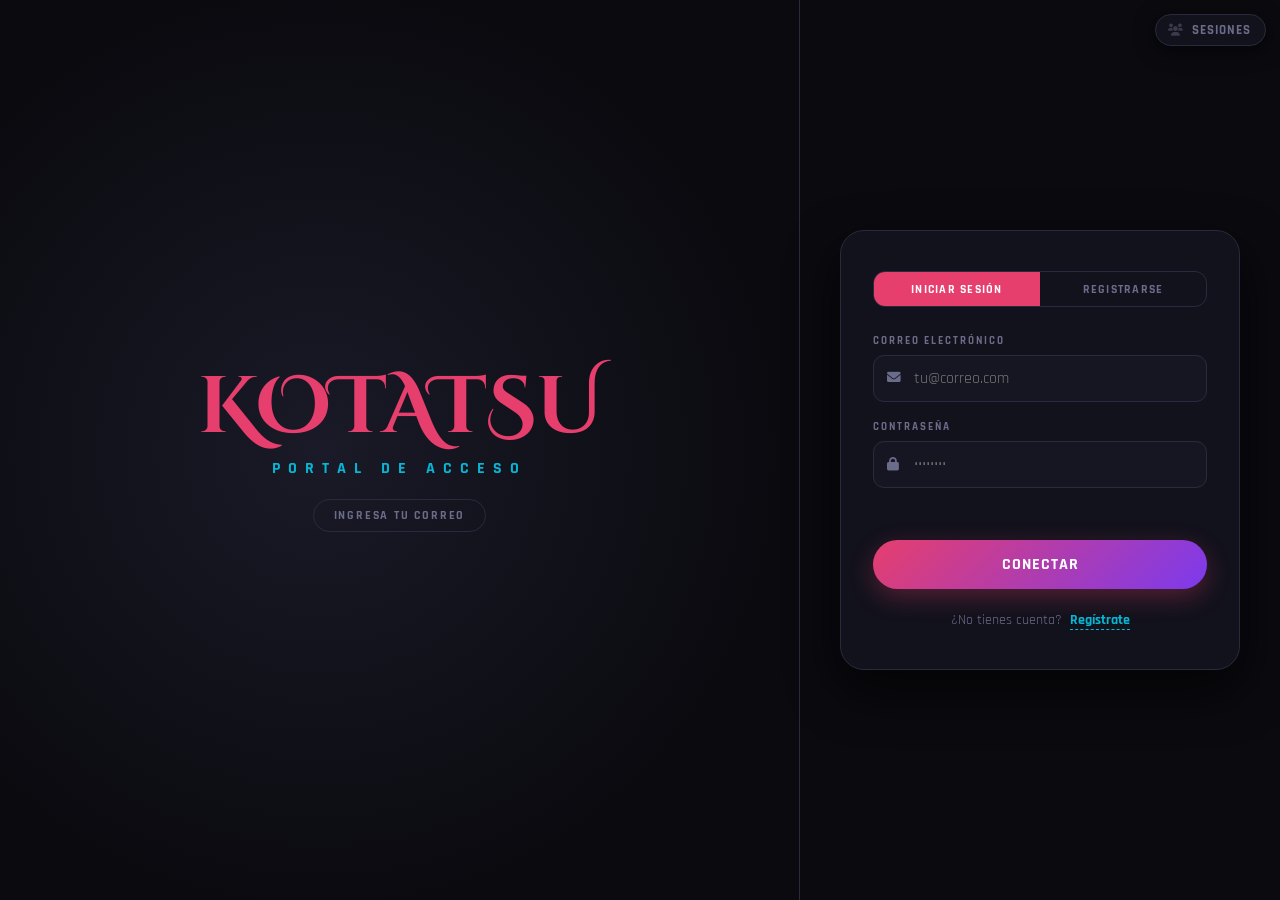
<file: panel_owner.html>
<!DOCTYPE html>
<html lang="es">
<head>
  <meta charset="UTF-8">
  <meta name="viewport" content="width=device-width, initial-scale=1.0">
  <title>Panel Dueño | Kotatsu</title>
  <link href="https://fonts.googleapis.com/css2?family=Cinzel+Decorative:wght@700&family=Rajdhani:wght@400;600;700&display=swap" rel="stylesheet">
  <link rel="stylesheet" href="https://cdnjs.cloudflare.com/ajax/libs/font-awesome/6.0.0/css/all.min.css">
  <link rel="stylesheet" href="buscador.css">
  <style>
    body{margin:0;background:var(--bg);color:var(--text);font-family:'Rajdhani',sans-serif;}

    /* ── Nav ── */
    .top-nav{
      display:flex;justify-content:space-between;align-items:center;
      padding:10px 18px;border-bottom:1px solid var(--border);
      background:rgba(10,10,15,0.94);backdrop-filter:blur(14px);
      position:sticky;top:0;z-index:50;gap:10px;
    }
    .nav-left{display:flex;align-items:center;gap:10px;flex-shrink:0;}

    /* Marca clickeable → index.html */
    .brand{
      font-family:'Cinzel Decorative';color:var(--accent);font-size:1.05rem;
      cursor:pointer;transition:opacity 0.2s;text-decoration:none;
      display:inline-flex;align-items:center;gap:6px;
    }
    .brand:hover{opacity:0.75;}
    .brand-home-icon{font-size:0.65rem;color:var(--text-muted);}

    /* ── Chip de sesión en nav ── */
    .session-chip-wrap{position:relative;}
    .session-chip{
      display:flex;align-items:center;gap:8px;padding:5px 12px 5px 6px;
      background:rgba(26,26,40,0.8);border:1px solid var(--border);
      border-radius:50px;cursor:pointer;transition:all 0.2s;
      font-family:'Rajdhani';font-size:0.78rem;font-weight:700;
    }
    .session-chip:hover{border-color:var(--accent);box-shadow:0 0 12px rgba(230,62,109,0.15);}
    .session-chip.open{border-color:var(--accent3);}
    .sc-avatar{
      width:28px;height:28px;border-radius:50%;object-fit:cover;
      border:2px solid rgba(230,62,109,0.5);background:var(--bg);
      display:flex;align-items:center;justify-content:center;
      font-size:0.7rem;font-weight:700;color:var(--accent);overflow:hidden;flex-shrink:0;
    }
    .sc-avatar img{width:100%;height:100%;object-fit:cover;border-radius:50%;}
    .sc-name{max-width:110px;white-space:nowrap;overflow:hidden;text-overflow:ellipsis;color:var(--text);}
    .sc-caret{font-size:0.6rem;color:var(--text-muted);transition:transform 0.2s;margin-left:2px;}
    .session-chip.open .sc-caret{transform:rotate(180deg);}

    /* ── Dropdown de sesiones ── */
    .session-dropdown{
      position:absolute;top:calc(100% + 8px);right:0;
      background:#12121e;border:1px solid var(--border);
      border-radius:14px;padding:10px;width:260px;
      box-shadow:0 16px 40px rgba(0,0,0,0.75);
      display:none;flex-direction:column;gap:6px;z-index:200;
    }
    .session-dropdown.open{display:flex;animation:sdDown 0.15s ease;}
    @keyframes sdDown{from{opacity:0;transform:translateY(-5px);}to{opacity:1;transform:translateY(0);}}

    .sd-header{font-size:0.58rem;font-weight:700;letter-spacing:0.15em;text-transform:uppercase;
      color:var(--text-muted);padding-bottom:8px;border-bottom:1px solid var(--border);margin-bottom:2px;}

    .sd-accounts{max-height:280px;overflow-y:auto;display:flex;flex-direction:column;gap:5px;}
    .sd-accounts::-webkit-scrollbar{width:3px;}
    .sd-accounts::-webkit-scrollbar-thumb{background:var(--border);border-radius:3px;}

    .sd-chip{
      display:flex;align-items:center;gap:8px;padding:8px 10px;
      background:rgba(26,26,40,0.9);border-radius:9px;border:1px solid var(--border);
      cursor:pointer;transition:0.18s;
    }
    .sd-chip:hover{border-color:var(--accent3);background:#1a1a28;}
    .sd-chip.active-chip{border-color:rgba(230,62,109,0.4);background:rgba(230,62,109,0.04);}
    .sd-av{
      width:30px;height:30px;border-radius:50%;background:var(--bg);
      border:2px solid var(--border);flex-shrink:0;overflow:hidden;
      display:flex;align-items:center;justify-content:center;
      font-size:0.75rem;font-weight:700;color:var(--accent3);
    }
    .sd-av img{width:100%;height:100%;object-fit:cover;}
    .sd-info{flex:1;min-width:0;}
    .sd-name{font-size:0.82rem;font-weight:700;color:var(--text);white-space:nowrap;overflow:hidden;text-overflow:ellipsis;}
    .sd-email{font-size:0.6rem;color:var(--text-muted);white-space:nowrap;overflow:hidden;text-overflow:ellipsis;}
    .sd-role{font-size:0.52rem;font-weight:700;letter-spacing:0.08em;text-transform:uppercase;padding:1px 6px;border-radius:20px;flex-shrink:0;}
    .sd-role.user {background:rgba(76,175,80,0.15);color:#4CAF50;}
    .sd-role.mod  {background:rgba(245,158,11,0.15);color:#f59e0b;}
    .sd-role.admin{background:rgba(6,182,212,0.15);color:#06b6d4;}
    .sd-role.owner{background:rgba(230,62,109,0.15);color:#e63e6d;}
    .sd-active-dot{width:6px;height:6px;border-radius:50%;background:#4CAF50;flex-shrink:0;}

    .sd-divider{height:1px;background:var(--border);margin:2px 0;}
    .sd-action{
      display:flex;align-items:center;gap:8px;padding:7px 10px;
      border-radius:9px;border:none;background:transparent;
      font-family:'Rajdhani';font-size:0.75rem;font-weight:700;cursor:pointer;
      transition:0.18s;color:var(--text-muted);text-transform:uppercase;letter-spacing:0.08em;width:100%;
    }
    .sd-action:hover.logout-action{color:var(--accent);background:rgba(230,62,109,0.06);}
    .sd-action i{font-size:0.8rem;}

    /* ── Nav right ── */
    .nav-right{display:flex;gap:8px;align-items:center;}
    .btn-refresh{background:transparent;padding:7px 12px;border-radius:6px;color:var(--accent);
      font-family:'Rajdhani';font-size:0.75rem;font-weight:700;border:1px solid var(--accent);
      transition:all 0.3s;cursor:pointer;white-space:nowrap;}
    .btn-refresh:hover{background:var(--accent);color:#fff;box-shadow:0 0 15px rgba(230,62,109,0.4);}
    @keyframes spinOnce{0%{transform:rotate(0)}100%{transform:rotate(360deg)}}
    .spinning{animation:spinOnce 0.6s ease;}
    .logout{background:none;border:none;color:var(--text-muted);cursor:pointer;font-size:1.1rem;transition:0.2s;padding:4px 6px;}
    .logout:hover{color:var(--accent);}

    /* ── Contenido ── */
    .container{max-width:1100px;margin:0 auto;padding:24px 16px 100px;}

    .profile-card{display:flex;align-items:center;gap:20px;background:var(--surface);
      border:1px solid rgba(230,62,109,0.3);border-radius:18px;padding:20px 24px;
      margin-bottom:0;flex-wrap:wrap;box-shadow:0 0 30px rgba(230,62,109,0.06);}
    .avatar-wrap{position:relative;width:80px;height:80px;flex-shrink:0;}
    .avatar-wrap img{width:100%;height:100%;border-radius:50%;object-fit:cover;border:3px solid var(--accent);background:#1a1a28;display:block;}
    .avatar-btn{position:absolute;bottom:2px;right:2px;width:26px;height:26px;border-radius:50%;
      background:var(--accent);border:2px solid var(--surface);color:#fff;font-size:0.65rem;
      cursor:pointer;display:flex;align-items:center;justify-content:center;transition:0.2s;}
    .avatar-btn:hover{transform:scale(1.1);}
    .photo-drawer{background:#12121e;border:1px solid var(--border);border-top:none;border-radius:0 0 18px 18px;
      max-height:0;overflow:hidden;transition:max-height 0.4s,padding 0.3s,opacity 0.3s;opacity:0;}
    .photo-drawer.open{max-height:120px;padding:14px 24px;opacity:1;}
    .photo-row{display:flex;gap:10px;}
    .photo-row input{flex:1;min-width:0;background:#0a0a0f;border:1px solid var(--border);padding:10px 13px;border-radius:10px;color:#fff;font-family:'Rajdhani';font-size:0.9rem;outline:none;transition:0.2s;}
    .photo-row input:focus{border-color:var(--accent);}
    .photo-row button{background:var(--accent);color:#fff;border:none;padding:0 16px;border-radius:10px;font-weight:700;font-family:'Rajdhani';cursor:pointer;font-size:0.85rem;white-space:nowrap;}
    .profile-info .role-label{color:var(--accent);font-size:0.62rem;letter-spacing:3px;font-weight:700;text-transform:uppercase;}
    .profile-info h2{color:#fff;margin:4px 0 0;font-size:1.2rem;}

    .stats-row{display:grid;grid-template-columns:repeat(auto-fill,minmax(120px,1fr));gap:10px;margin-bottom:24px;}
    .stat-card{background:var(--surface);border:1px solid var(--border);border-radius:12px;padding:14px;text-align:center;cursor:pointer;transition:border-color 0.2s,box-shadow 0.2s;}
    .stat-card:hover{border-color:var(--accent);box-shadow:0 0 16px rgba(230,62,109,0.15);}
    .stat-card.active-stat{border-color:var(--accent);box-shadow:0 0 16px rgba(230,62,109,0.25);background:rgba(230,62,109,0.05);}
    .stat-card .num{font-size:1.7rem;font-weight:700;color:var(--accent);font-family:'Cinzel Decorative';}
    .stat-card .lbl{font-size:0.65rem;color:var(--text-muted);letter-spacing:0.15em;text-transform:uppercase;margin-top:4px;}

    .panel-tabs{display:flex;margin-bottom:20px;border:1px solid var(--border);border-radius:12px;overflow:hidden;flex-wrap:wrap;}
    .panel-tab{flex:1;min-width:60px;padding:10px 6px;background:transparent;border:none;color:var(--text-muted);
      font-family:'Rajdhani';font-size:0.68rem;font-weight:700;letter-spacing:0.06em;text-transform:uppercase;cursor:pointer;transition:0.2s;}
    .panel-tab.active{background:rgba(230,62,109,0.1);color:var(--accent);border-bottom:2px solid var(--accent);}

    .filter-row{display:flex;gap:10px;margin-bottom:16px;flex-wrap:wrap;}
    .filter-row input,.filter-row select{background:var(--surface);border:1px solid var(--border);padding:9px 13px;border-radius:10px;color:#fff;outline:none;font-family:'Rajdhani';font-size:0.88rem;transition:0.2s;}
    .filter-row input{flex:1;min-width:140px;}
    .filter-row input:focus,.filter-row select:focus{border-color:var(--accent);}
    .filter-row select option{background:#1a1a28;}

    .item-card{background:var(--surface);border:1px solid var(--border);border-radius:12px;padding:12px 14px;display:flex;align-items:center;gap:12px;margin-bottom:9px;transition:border-color 0.2s;}
    .item-card:hover{border-color:rgba(230,62,109,0.3);}
    .item-cover{width:44px;height:62px;border-radius:6px;object-fit:cover;border:1px solid var(--border);flex-shrink:0;background:var(--surface);display:flex;align-items:center;justify-content:center;font-size:1.1rem;overflow:hidden;}
    .item-cover img{width:100%;height:100%;object-fit:cover;border-radius:5px;}
    .persona-avatar{width:52px;height:52px;border-radius:50%;object-fit:cover;border:2px solid var(--border);flex-shrink:0;background:var(--surface);display:flex;align-items:center;justify-content:center;font-size:1.3rem;overflow:hidden;}
    .persona-avatar img{width:100%;height:100%;object-fit:cover;border-radius:50%;}
    .persona-avatar.mod-border{border-color:#f59e0b;}
    .persona-avatar.admin-border{border-color:var(--accent3);}
    .persona-avatar.autor-border{border-color:#4CAF50;}
    .item-info{flex:1;min-width:0;}
    .item-info h4{margin:0 0 3px;color:#fff;font-size:0.9rem;white-space:nowrap;overflow:hidden;text-overflow:ellipsis;}
    .item-info small{color:var(--text-muted);font-size:0.7rem;}

    .badge{display:inline-block;font-size:0.58rem;font-weight:700;padding:2px 6px;border-radius:9px;margin-left:5px;text-transform:uppercase;}
    .badge-aprobado{color:#4CAF50;background:rgba(76,175,80,0.1);border:1px solid #4CAF50;}
    .badge-pendiente{color:#f59e0b;background:rgba(245,158,11,0.1);border:1px solid #f59e0b;}
    .badge-suspension,.badge-rechazado{color:var(--accent);background:rgba(230,62,109,0.1);border:1px solid var(--accent);}
    .badge-revision{color:var(--accent3);background:rgba(6,182,212,0.1);border:1px solid var(--accent3);}
    .badge-activo{color:#4CAF50;background:rgba(76,175,80,0.1);border:1px solid #4CAF50;}
    .badge-suspendido{color:var(--accent);background:rgba(230,62,109,0.1);border:1px solid var(--accent);}
    .badge-mod{color:#f59e0b;background:rgba(245,158,11,0.08);border:1px solid #f59e0b;}
    .badge-admin{color:var(--accent3);background:rgba(6,182,212,0.08);border:1px solid var(--accent3);}
    .badge-owner{color:var(--accent);background:rgba(230,62,109,0.08);border:1px solid var(--accent);}

    .item-actions{display:flex;gap:5px;flex-wrap:wrap;flex-shrink:0;}
    .btn-action{background:none;border:1px solid var(--border);color:var(--text-muted);padding:5px 9px;border-radius:7px;cursor:pointer;font-family:'Rajdhani';font-size:0.68rem;font-weight:700;transition:0.2s;white-space:nowrap;}
    .btn-action.approve{border-color:#4CAF50;color:#4CAF50;} .btn-action.approve:hover{background:#4CAF50;color:#000;}
    .btn-action.warn{border-color:#f59e0b;color:#f59e0b;}    .btn-action.warn:hover{background:#f59e0b;color:#000;}
    .btn-action.danger{border-color:var(--accent);color:var(--accent);}  .btn-action.danger:hover{background:var(--accent);color:#fff;}
    .btn-action.edit{border-color:var(--accent3);color:var(--accent3);}  .btn-action.edit:hover{background:var(--accent3);color:#000;}
    .btn-action.del{border-color:#ff4444;color:#ff4444;}     .btn-action.del:hover{background:#ff4444;color:#fff;}
    .btn-action.promote{border-color:#a78bfa;color:#a78bfa;} .btn-action.promote:hover{background:#a78bfa;color:#000;}
    .btn-action.demote{border-color:#64748b;color:#64748b;}  .btn-action.demote:hover{background:#64748b;color:#fff;}
    .btn-action.view{border-color:#06b6d4;color:#06b6d4;}    .btn-action.view:hover{background:#06b6d4;color:#000;}

    .overlay{position:fixed;inset:0;background:rgba(0,0,0,0.84);display:flex;align-items:center;justify-content:center;z-index:200;padding:20px;opacity:0;pointer-events:none;transition:opacity 0.3s;}
    .overlay.open{opacity:1;pointer-events:all;}
    .modal-box{background:#12121e;border:1px solid var(--border);border-radius:20px;padding:26px;width:100%;max-width:520px;transform:scale(0.95);transition:transform 0.3s;max-height:90vh;overflow-y:auto;}
    .overlay.open .modal-box{transform:scale(1);}
    .modal-box h3{font-family:'Cinzel Decorative';color:var(--accent);margin:0 0 16px;font-size:0.95rem;}
    .field{margin-bottom:12px;}
    .field label{display:block;font-size:0.65rem;color:var(--text-muted);font-weight:700;letter-spacing:2px;text-transform:uppercase;margin-bottom:6px;}
    .field input,.field textarea,.field select{width:100%;background:#0a0a0f;border:1px solid var(--border);padding:10px 12px;border-radius:10px;color:#fff;font-family:'Rajdhani';font-size:0.88rem;outline:none;transition:0.2s;box-sizing:border-box;}
    .field input:focus,.field textarea:focus,.field select:focus{border-color:var(--accent);}
    .field textarea{resize:vertical;min-height:75px;}
    .field select option{background:#1a1a28;}
    .modal-note{font-size:0.78rem;color:var(--text-muted);margin-bottom:14px;padding:10px;background:rgba(255,255,255,0.03);border-radius:8px;border:1px solid var(--border);}
    .modal-actions{display:flex;gap:10px;margin-top:16px;}
    .btn-m{flex:1;padding:11px;border-radius:10px;border:none;font-family:'Rajdhani';font-weight:700;font-size:0.88rem;cursor:pointer;transition:0.2s;}
    .btn-m.cancel{background:var(--surface);color:var(--text-muted);border:1px solid var(--border);}
    .btn-m.cancel:hover{border-color:var(--accent);color:var(--accent);}
    .btn-m.confirm{background:linear-gradient(135deg,var(--accent),#7c3aed);color:#fff;}
    .btn-m.confirm:hover{filter:brightness(1.1);}
    .btn-m.danger-confirm{background:linear-gradient(135deg,#ff4444,var(--accent));color:#fff;}
    .modal-err{color:var(--accent);font-size:0.82rem;margin-top:8px;min-height:1.1em;text-align:center;}
    .modal-ok{color:#4CAF50;font-size:0.82rem;margin-top:8px;min-height:1.1em;text-align:center;}

    .caps-list{display:flex;flex-direction:column;gap:7px;margin-top:6px;}
    .cap-row{display:flex;gap:6px;align-items:center;}
    .cap-row .cap-num{font-size:0.7rem;color:var(--text-muted);min-width:28px;font-weight:700;}
    .cap-row input{flex:1;min-width:0;background:#0a0a0f;border:1px solid var(--border);padding:7px 10px;border-radius:8px;color:#fff;font-family:'Rajdhani';font-size:0.82rem;outline:none;transition:0.2s;box-sizing:border-box;}
    .cap-row input:focus{border-color:var(--accent);}
    .cap-row .btn-del-cap{background:none;border:1px solid #ff4444;color:#ff4444;border-radius:6px;padding:4px 7px;cursor:pointer;font-size:0.7rem;transition:0.2s;flex-shrink:0;}
    .cap-row .btn-del-cap:hover{background:#ff4444;color:#fff;}
    .btn-add-cap{background:none;border:1px dashed var(--border);color:var(--text-muted);border-radius:8px;padding:7px;width:100%;cursor:pointer;font-family:'Rajdhani';font-size:0.78rem;transition:0.2s;margin-top:4px;}
    .btn-add-cap:hover{border-color:var(--accent3);color:var(--accent3);}

    .fab-wrap{position:fixed;bottom:24px;right:24px;display:flex;flex-direction:column-reverse;align-items:flex-end;gap:10px;z-index:100;}
    .fab{background:linear-gradient(135deg,var(--accent),#7c3aed);color:#fff;border:none;border-radius:50px;padding:12px 20px;font-family:'Rajdhani';font-weight:700;font-size:0.8rem;cursor:pointer;box-shadow:0 6px 20px rgba(230,62,109,0.35);transition:0.2s;display:flex;align-items:center;gap:8px;white-space:nowrap;}
    .fab:hover{transform:translateY(-2px);filter:brightness(1.1);}
    .fab-menu{display:none;flex-direction:column;gap:8px;align-items:flex-end;}
    .fab-menu.open{display:flex;}
    .fab-sub{background:var(--surface);border:1px solid var(--border);color:var(--text);border-radius:50px;padding:9px 16px;font-family:'Rajdhani';font-weight:700;font-size:0.75rem;cursor:pointer;transition:0.2s;white-space:nowrap;box-shadow:0 4px 14px rgba(0,0,0,0.3);}
    .fab-sub:hover{border-color:var(--accent);color:var(--accent);}

    .empty{text-align:center;padding:45px 20px;color:var(--text-muted);border:1px dashed var(--border);border-radius:12px;}
    .lazy-sentinel{height:2px;width:100%;pointer-events:none;}

    @media(max-width:600px){
      .item-actions{width:100%;justify-content:flex-end;}
      .item-card{flex-wrap:wrap;}
      .stats-row{grid-template-columns:repeat(2,1fr);}
      .sc-name{max-width:70px;}
    }
  </style>
</head>
<body>
  <div class="bg-grid"></div>

  <nav class="top-nav">
    <div class="nav-left">
      <!-- Marca clickeable → index.html -->
      <a class="brand" href="index.html" title="Ir al inicio">
        <i class="fas fa-house brand-home-icon"></i>
        KOTATSUNAME
      </a>
    </div>

    <div class="nav-right">
      <button class="btn-refresh" id="btnRefresh" onclick="refrescar()" title="Actualizar datos">
        <i class="fas fa-rotate-right" id="refreshIcon"></i>
      </button>

      <!-- Chip de sesión con dropdown -->
      <div class="session-chip-wrap" id="sessionChipWrap">
        <div class="session-chip" id="sessionChip" onclick="toggleSessionDropdown(event)" title="Cambiar cuenta">
          <div class="sc-avatar" id="scAvatar">
            <img id="scAvatarImg" src="" alt="" style="display:none;" />
            <span id="scAvatarInitial">?</span>
          </div>
          <span class="sc-name" id="scName">Cargando...</span>
          <i class="fas fa-chevron-down sc-caret" id="scCaret"></i>
        </div>

        <div class="session-dropdown" id="sessionDropdown">
          <div class="sd-header"><i class="fas fa-id-card" style="margin-right:5px;"></i>Sesiones guardadas</div>
          <div class="sd-accounts" id="sdAccountsList"></div>
          <div class="sd-divider"></div>
          <button class="sd-action logout-action" onclick="cerrarSesion()">
            <i class="fas fa-power-off"></i> Cerrar sesión
          </button>
        </div>
      </div>
    </div>
  </nav>

  <main class="container">
    <div style="margin-bottom:20px;">
      <div class="profile-card">
        <div class="avatar-wrap">
          <img id="ownerAvatar"
            src="data:image/svg+xml,<svg viewBox='0 0 1 1' fill='%231a1a28' xmlns='http://www.w3.org/2000/svg'><rect width='1' height='1'/></svg>"
            alt="Avatar" />
          <button class="avatar-btn" onclick="togglePhotoDrawer()"><i class="fas fa-camera"></i></button>
        </div>
        <div class="profile-info">
          <p class="role-label">👑 Dueño / Owner</p>
          <h2 id="ownerName">Dueño</h2>
          <p style="color:var(--text-muted);font-size:0.72rem;" id="ownerEmail"></p>
        </div>
      </div>
      <div class="photo-drawer" id="photoDrawer">
        <div class="photo-row">
          <input type="text" id="driveInput" placeholder="Link de Google Drive para la foto..." />
          <button onclick="guardarFoto()">Actualizar</button>
        </div>
      </div>
    </div>

    <div class="stats-row">
      <div class="stat-card" id="statCardObras"   onclick="switchTab('obras')">
        <div class="num" id="statObras">-</div><div class="lbl">Obras</div>
      </div>
      <div class="stat-card" id="statCardAutores" onclick="switchTab('autores')">
        <div class="num" id="statAutores">-</div><div class="lbl">Autores</div>
      </div>
      <div class="stat-card" id="statCardMods"    onclick="switchTab('moderadores')">
        <div class="num" id="statMods">-</div><div class="lbl">Mods</div>
      </div>
      <div class="stat-card" id="statCardAdmins"  onclick="switchTab('admins')">
        <div class="num" id="statAdmins">-</div><div class="lbl">Admins</div>
      </div>
    </div>

    <div class="panel-tabs">
      <button class="panel-tab active" onclick="switchTab('obras')">Obras</button>
      <button class="panel-tab" onclick="switchTab('autores')">Autores</button>
      <button class="panel-tab" onclick="switchTab('moderadores')">Mods</button>
      <button class="panel-tab" onclick="switchTab('admins')">Admins</button>
    </div>

    <div class="filter-row">
      <input type="text" id="searchBar" placeholder="Buscar por título, nombre, ID..." oninput="filtrar()" />
      <select id="filterEstado" onchange="filtrar()">
        <option value="">Todos los estados</option>
        <option value="aprobado">Aprobado</option>
        <option value="pendiente">Pendiente</option>
        <option value="suspension">Suspendido</option>
        <option value="revision">En revisión</option>
        <option value="activo">Activo</option>
        <option value="suspendido">Suspendido (persona)</option>
      </select>
    </div>

    <div id="tabContent">
      <div class="empty"><i class="fas fa-spinner fa-spin"></i>&nbsp; Cargando...</div>
    </div>
  </main>

  <div class="fab-wrap">
    <div class="fab-menu" id="fabMenu">
      <button class="fab-sub" onclick="abrirCrear('mod')">+ Nuevo Moderador</button>
      <button class="fab-sub" onclick="abrirCrear('admin')">+ Nuevo Admin</button>
      <button class="fab-sub" onclick="abrirCrear('user')">+ Nuevo Usuario</button>
    </div>
    <button class="fab" onclick="toggleFabMenu()">
      <i class="fas fa-plus" id="fabIcon"></i> Crear
    </button>
  </div>

  <div class="overlay" id="modalOverlay">
    <div class="modal-box">
      <h3 id="modalTitulo">Acción</h3>
      <div id="modalBody"></div>
      <div class="modal-err" id="modalErr"></div>
      <div class="modal-ok"  id="modalOk"></div>
      <div class="modal-actions">
        <button class="btn-m cancel" onclick="cerrarModal()">Cancelar</button>
        <button class="btn-m confirm" id="btnConfirm" onclick="confirmar()">Confirmar</button>
      </div>
    </div>
  </div>

  <script type="module">
    import { requireRole, clearSession } from "./staff_auth.js";
    import { loadEscritos, clearCache, MAX_CAPS } from "./escritos_data.js";

    const SCRIPT_URL = "https://script.google.com/macros/s/AKfycbxlwm_htimcLqGW7p5HQvdgqwY1V7tlr3oEt5vl6FMZ8j6TGyB3V8t4Dwd2t8vU9AZA/exec";

    requireRole(["owner"]);

    const ownerId    = localStorage.getItem("ktt_id")    || "";
    const ownerEmail = localStorage.getItem("ktt_email") || "";
    const ownerName  = localStorage.getItem("ktt_user")  || "Dueño";
    const ownerFoto  = localStorage.getItem("ktt_foto")  || "";

    document.getElementById("ownerName").textContent  = ownerName;
    document.getElementById("ownerEmail").textContent = ownerEmail;
    if (ownerFoto) document.getElementById("ownerAvatar").src = ownerFoto;

    // ── Chip de sesión en nav ──
    initSessionChip();

    function initSessionChip() {
      const nameEl = document.getElementById("scName");
      const img    = document.getElementById("scAvatarImg");
      const ini    = document.getElementById("scAvatarInitial");
      nameEl.textContent = ownerName;
      if (ownerFoto) {
        img.src = ownerFoto; img.style.display = "block"; ini.style.display = "none";
        img.onerror = () => { img.style.display = "none"; ini.style.display = ""; ini.textContent = (ownerName||"?")[0].toUpperCase(); };
      } else {
        ini.textContent = (ownerName||"?")[0].toUpperCase();
      }
      renderSessionDropdown();
    }

    function renderSessionDropdown() {
      const list = document.getElementById("sdAccountsList");
      list.innerHTML = "";
      let accounts = [];
      try { accounts = JSON.parse(localStorage.getItem("ktt_device_accounts") || "[]"); } catch {}
      if (!Array.isArray(accounts)) accounts = [];

      const roleLabels = { user:"Autor", mod:"Moderador", admin:"Admin", owner:"Owner" };
      const panelMap   = { owner:"panel_owner.html", admin:"panel_admin.html", mod:"panel_mod.html", user:"panel_autor.html" };

      if (accounts.length === 0) {
        list.innerHTML = `<p style="font-size:.72rem;color:var(--text-muted);text-align:center;padding:8px 0;">Sin otras sesiones.</p>`;
        return;
      }

      accounts.forEach(acc => {
        const isActive = acc.email === ownerEmail;
        const chip = document.createElement("div");
        chip.className = `sd-chip${isActive ? " active-chip" : ""}`;
        chip.title = isActive ? "Sesión actual" : "Cambiar a esta cuenta";
        const initial = (acc.nombre||"?")[0].toUpperCase();
        chip.innerHTML = `
          <div class="sd-av">
            ${acc.foto
              ? `<img src="${acc.foto}" alt="${esc(acc.nombre)}" onerror="this.parentElement.textContent='${initial}'">`
              : initial}
          </div>
          <div class="sd-info">
            <div class="sd-name">${esc(acc.nombre)}</div>
            <div class="sd-email">${esc(acc.email)}</div>
          </div>
          <span class="sd-role ${acc.rol||"user"}">${roleLabels[acc.rol]||"Autor"}</span>
          ${isActive ? `<div class="sd-active-dot" title="Activa"></div>` : ""}
        `;
        chip.onclick = () => {
          closeSessionDropdown();
          if (isActive) return;   // ya estamos en esta sesión
          // Guardar email de la cuenta a abrir, limpiar sesión actual, ir al login pre-rellenado
          // Guardamos en sessionStorage el email para que registrarse.html lo pre-rellene
          sessionStorage.setItem("ktt_prefill_email", acc.email);
          clearSession();
          window.location.href = "registrarse.html";
        };
        list.appendChild(chip);
      });
    }

    window.toggleSessionDropdown = function(e) {
      e && e.stopPropagation();
      const chip = document.getElementById("sessionChip");
      const dd   = document.getElementById("sessionDropdown");
      const open = dd.classList.toggle("open");
      chip.classList.toggle("open", open);
    };

    function closeSessionDropdown() {
      document.getElementById("sessionDropdown").classList.remove("open");
      document.getElementById("sessionChip").classList.remove("open");
    }

    document.addEventListener("click", e => {
      const wrap = document.getElementById("sessionChipWrap");
      if (!wrap.contains(e.target)) closeSessionDropdown();
    });

    // ── Cerrar sesión ──
    window.cerrarSesion = () => { clearSession(); window.location.href = "registrarse.html"; };

    // ── Foto propia ──
    window.togglePhotoDrawer = () => document.getElementById("photoDrawer").classList.toggle("open");
    window.guardarFoto = async () => {
      const val = document.getElementById("driveInput").value.trim();
      if (!val) return;
      const match = val.match(/[-\w]{25,}/);
      if (!match) { alert("Link inválido."); return; }
      const url = `https://wsrv.nl/?url=${encodeURIComponent(`https://drive.google.com/uc?export=view&id=${match[0]}`)}&w=300&output=webp`;
      document.getElementById("ownerAvatar").src = url;
      localStorage.setItem("ktt_foto", url);
      // Actualizar chip de nav también
      const img = document.getElementById("scAvatarImg");
      const ini = document.getElementById("scAvatarInitial");
      img.src = url; img.style.display = "block"; ini.style.display = "none";
      document.getElementById("photoDrawer").classList.remove("open");
      await fetch(SCRIPT_URL, { method:"POST", mode:"no-cors",
        body: JSON.stringify({ action:"actualizarFotoStaff", idStaff: ownerId, foto: url }),
      });
    };

    // ── FAB ──
    window.toggleFabMenu = () => {
      const m = document.getElementById("fabMenu");
      const i = document.getElementById("fabIcon");
      const open = m.classList.toggle("open");
      i.className = open ? "fas fa-xmark" : "fas fa-plus";
    };
    document.addEventListener("click", e => {
      const wrap = document.querySelector(".fab-wrap");
      if (wrap && !wrap.contains(e.target)) {
        document.getElementById("fabMenu").classList.remove("open");
        document.getElementById("fabIcon").className = "fas fa-plus";
      }
    });

    // ── Estado global ──
    let allObras=[], allAutores=[], allMods=[], allAdmins=[];
    let currentTab = "obras";
    let pendingAction = null;

    // ── Lazy load ──
    const LAZY_BATCH = 15;
    let lazyItems=[], lazyLoaded=0, lazyObserver=null;
    const sentinel = document.createElement("div");
    sentinel.className = "lazy-sentinel";

    function initLazy(items) {
      lazyItems  = items;
      lazyLoaded = 0;
      const tc = document.getElementById("tabContent");
      tc.innerHTML = "";
      tc.appendChild(sentinel);
      if (lazyObserver) lazyObserver.disconnect();
      lazyObserver = new IntersectionObserver(entries => {
        if (entries[0].isIntersecting) loadBatch();
      }, { rootMargin:"300px" });
      lazyObserver.observe(sentinel);
      loadBatch();
    }

    function loadBatch() {
      const end  = Math.min(lazyLoaded + LAZY_BATCH, lazyItems.length);
      const frag = document.createDocumentFragment();
      for (let i = lazyLoaded; i < end; i++) {
        const div = document.createElement("div");
        div.innerHTML = lazyItems[i];
        frag.appendChild(div.firstElementChild);
      }
      const tc = document.getElementById("tabContent");
      tc.insertBefore(frag, sentinel);
      lazyLoaded = end;
      if (lazyLoaded >= lazyItems.length && lazyObserver) { lazyObserver.disconnect(); lazyObserver = null; }
    }

    // ── Cargar datos ──
    async function cargar() {
      try {
        const [obras, staffData] = await Promise.all([
          loadEscritos(),
          fetch(SCRIPT_URL, { method:"POST", headers:{"Content-Type":"text/plain"},
            body: JSON.stringify({ action:"getStaffList", rolReq:"owner", idOwner: ownerId }),
          }).then(r => r.json()).catch(() => ({})),
        ]);
        allObras   = obras;
        allAutores = staffData.autores     || [];
        allMods    = staffData.moderadores || [];
        allAdmins  = staffData.admins      || [];
      } catch(e) { console.error(e); }

      document.getElementById("statObras").textContent   = allObras.length;
      document.getElementById("statAutores").textContent = allAutores.length;
      document.getElementById("statMods").textContent    = allMods.length;
      document.getElementById("statAdmins").textContent  = allAdmins.length;
      renderTab();
    }

    function highlightStat(tab) {
      const map = { obras:"statCardObras", autores:"statCardAutores", moderadores:"statCardMods", admins:"statCardAdmins" };
      document.querySelectorAll(".stat-card").forEach(c => c.classList.remove("active-stat"));
      const el = document.getElementById(map[tab]); if (el) el.classList.add("active-stat");
    }

    window.refrescar = async () => {
      const icon = document.getElementById("refreshIcon");
      icon.classList.add("spinning"); clearCache(); await cargar();
      setTimeout(() => icon.classList.remove("spinning"), 700);
    };

    const TAB_KEYS = ["obras","autores","moderadores","admins"];
    window.switchTab = function(tab) {
      currentTab = tab;
      document.querySelectorAll(".panel-tab").forEach((t,i) => t.classList.toggle("active", TAB_KEYS[i] === tab));
      document.getElementById("searchBar").value = "";
      document.getElementById("filterEstado").value = "";
      highlightStat(tab); renderTab();
    };
    window.filtrar = renderTab;

    function esc(str) { return String(str||"").replace(/&/g,"&amp;").replace(/</g,"&lt;").replace(/>/g,"&gt;").replace(/"/g,"&quot;"); }

    function renderTab() {
      const q   = (document.getElementById("searchBar")?.value || "").toLowerCase();
      const est = document.getElementById("filterEstado")?.value || "";

      if (currentTab === "obras") {
        const items = allObras.filter(o => {
          if (q && !o.titulo.toLowerCase().includes(q) && !o.autor.toLowerCase().includes(q) && !String(o.id).includes(q)) return false;
          if (est && (o.aprobacion||"pendiente").toLowerCase() !== est) return false;
          return true;
        });
        if (!items.length) { document.getElementById("tabContent").innerHTML=`<div class="empty">Sin resultados.</div>`; return; }
        const htmls = items.map(o => {
          const ap = (o.aprobacion||"pendiente").toLowerCase();
          const bc = { aprobado:"badge-aprobado",suspension:"badge-suspension",rechazado:"badge-rechazado",revision:"badge-revision" }[ap]||"badge-pendiente";
          const cv = o.cover
            ? `<div class="item-cover"><img src="${o.cover}" alt="" onerror="this.parentElement.textContent=''"></div>`
            : `<div class="item-cover"></div>`;
          const oStr = encodeURIComponent(JSON.stringify(o));
          return `<div class="item-card">${cv}
            <div class="item-info">
              <h4>${esc(o.titulo)} <span class="badge ${bc}">${ap}</span></h4>
              <small>ID: ${o.id} · ${esc(o.autor)} · ${o.capitulos} caps</small>
            </div>
            <div class="item-actions">
              <button class="btn-action view"    onclick="irPerfilAutor('${o.id_autor}')">Perfil</button>
              <button class="btn-action edit"    onclick='abrirEditarObra(decodeURIComponent("${oStr}"))'>Editar</button>
              <button class="btn-action approve" onclick='accion("aprobado","obra","${o.id}")'>Aprobar</button>
              <button class="btn-action warn"    onclick='accion("revision","obra","${o.id}")'>Revisión</button>
              <button class="btn-action danger"  onclick='accion("suspension","obra","${o.id}")'>Suspender</button>
              <button class="btn-action del"     onclick='accionEliminar("${o.id}","${encodeURIComponent(o.titulo)}")'>Eliminar</button>
            </div></div>`;
        });
        initLazy(htmls);

      } else if (currentTab === "autores") {
        const items = allAutores.filter(a => !q || (a.nombre||"").toLowerCase().includes(q) || String(a.id_autor).includes(q));
        if (!items.length) { document.getElementById("tabContent").innerHTML=`<div class="empty">Sin autores.</div>`; return; }
        const htmls = items.map(a => {
          const e2 = (a.estado||"activo").toLowerCase();
          const bc = e2==="suspendido"?"badge-suspendido":"badge-activo";
          const av = a.foto
            ? `<div class="persona-avatar autor-border"><img src="${a.foto}" alt="${esc(a.nombre)}" onerror="this.parentElement.textContent='👤'"></div>`
            : `<div class="persona-avatar autor-border">👤</div>`;
          const obras = a.total_obras||0;
          return `<div class="item-card">${av}
            <div class="item-info">
              <h4>${esc(a.nombre)} <span class="badge ${bc}">${e2}</span></h4>
              <small>ID: ${a.id_autor} · ${esc(a.email||"")}</small>
              <small style="color:var(--accent3);margin-top:2px;display:block;">${obras} obra${obras!==1?"s":""}</small>
            </div>
            <div class="item-actions">
              <button class="btn-action view" onclick="irPerfilAutor('${a.id_autor}')">Ver Perfil</button>
              ${e2==="suspendido"
                ? `<button class="btn-action approve" onclick='accion("activar","autor","${a.id_autor}")'>Activar</button>`
                : `<button class="btn-action danger"  onclick='accion("suspender","autor","${a.id_autor}")'>Suspender</button>`}
              <button class="btn-action edit"    onclick='accionFoto("autor","${a.id_autor}","${encodeURIComponent(a.nombre)}")'>Foto</button>
              <button class="btn-action promote" onclick='accionPromover("autor","${a.id_autor}","${encodeURIComponent(a.nombre)}")'>Promover</button>
            </div></div>`;
        });
        initLazy(htmls);

      } else if (currentTab === "moderadores") {
        const items = allMods.filter(m => !q || (m.nombre||"").toLowerCase().includes(q) || String(m.id_staff).includes(q));
        if (!items.length) { document.getElementById("tabContent").innerHTML=`<div class="empty">Sin moderadores.</div>`; return; }
        const htmls = items.map(m => {
          const e2 = (m.estado||"activo").toLowerCase();
          const bc = e2==="suspendido"?"badge-suspendido":"badge-mod";
          const av = m.foto
            ? `<div class="persona-avatar mod-border"><img src="${m.foto}" alt="${esc(m.nombre)}" onerror="this.parentElement.textContent='🛡'"></div>`
            : `<div class="persona-avatar mod-border">👤</div>`;
          return `<div class="item-card">${av}
            <div class="item-info">
              <h4>${esc(m.nombre)} <span class="badge ${bc}">${e2}</span></h4>
              <small>ID: ${m.id_staff} · ${esc(m.email||"")}</small>
            </div>
            <div class="item-actions">
              ${e2==="suspendido"
                ? `<button class="btn-action approve" onclick='accion("activar","mod","${m.id_staff}")'>Activar</button>`
                : `<button class="btn-action danger"  onclick='accion("suspender","mod","${m.id_staff}")'>Suspender</button>`}
              <button class="btn-action edit"    onclick='accionFoto("mod","${m.id_staff}","${encodeURIComponent(m.nombre)}")'>Foto</button>
              <button class="btn-action promote" onclick='accionPromover("mod","${m.id_staff}","${encodeURIComponent(m.nombre)}")'>↑ Admin</button>
              <button class="btn-action demote"  onclick='accionDegrader("mod","${m.id_staff}","${encodeURIComponent(m.nombre)}")'>↓ Degradar</button>
            </div></div>`;
        });
        initLazy(htmls);

      } else {
        const items = allAdmins.filter(a => !q || (a.nombre||"").toLowerCase().includes(q) || String(a.id_staff).includes(q));
        if (!items.length) { document.getElementById("tabContent").innerHTML=`<div class="empty">Sin admins.</div>`; return; }
        const htmls = items.map(a => {
          const e2 = (a.estado||"activo").toLowerCase();
          const bc = e2==="suspendido"?"badge-suspendido":"badge-admin";
          const av = a.foto
            ? `<div class="persona-avatar admin-border"><img src="${a.foto}" alt="${esc(a.nombre)}" onerror="this.parentElement.textContent='⚙'"></div>`
            : `<div class="persona-avatar admin-border">👤</div>`;
          return `<div class="item-card">${av}
            <div class="item-info">
              <h4>${esc(a.nombre)} <span class="badge ${bc}">${e2}</span></h4>
              <small>ID: ${a.id_staff} · ${esc(a.email||"")}</small>
            </div>
            <div class="item-actions">
              ${e2==="suspendido"
                ? `<button class="btn-action approve" onclick='accion("activar","admin","${a.id_staff}")'>Activar</button>`
                : `<button class="btn-action danger"  onclick='accion("suspender","admin","${a.id_staff}")'>Suspender</button>`}
              <button class="btn-action edit"   onclick='accionFoto("admin","${a.id_staff}","${encodeURIComponent(a.nombre)}")'>Foto</button>
              <button class="btn-action demote" onclick='accionDegrader("admin","${a.id_staff}","${encodeURIComponent(a.nombre)}")'>↓ Degradar a Mod</button>
            </div></div>`;
        });
        initLazy(htmls);
      }
    }

    window.irPerfilAutor = function(idAutor) { window.location.href = `edit_autor.html?id=${encodeURIComponent(idAutor)}&from=owner`; };

    // ── Modales (sin cambios funcionales, misma lógica que el original) ──
    window.accion = function(tipo, targetType, targetId) {
      pendingAction = { mode:"action", tipo, targetType, targetId };
      const labels = { aprobado:"Aprobar obra",revision:"Poner en revisión",suspension:"Suspender",suspender:"Suspender persona",activar:"Activar persona" };
      document.getElementById("modalTitulo").textContent = labels[tipo]||tipo;
      document.getElementById("modalBody").innerHTML = `<div class="field"><label>Motivo</label><textarea id="motivoInput" placeholder="Describe el motivo..."></textarea></div>`;
      document.getElementById("btnConfirm").className = "btn-m confirm";
      document.getElementById("modalErr").textContent = ""; document.getElementById("modalOk").textContent = "";
      document.getElementById("modalOverlay").classList.add("open");
    };

    window.abrirEditarObra = function(oStr) {
      let o; try { o = JSON.parse(oStr); } catch { return; }
      pendingAction = { mode:"editarObra", idObra: o.id };
      const capsArr = Array.isArray(o.caps) ? o.caps : [];
      let capsHtml  = capsArr.map(c => `
        <div class="cap-row" data-num="${c.numero}">
          <span class="cap-num">#${c.numero}</span>
          <input class="cap-name" placeholder="Nombre" value="${esc(c.nombre||"")}">
          <input class="cap-link" placeholder="Link Doc" value="${esc(c.rawLink||"")}">
          <button class="btn-del-cap" onclick="this.closest('.cap-row').remove()">✕</button>
        </div>`).join("");
      document.getElementById("modalTitulo").textContent = "Editar Obra";
      document.getElementById("modalBody").innerHTML = `
        <div class="field"><label>Título</label><input id="editTitulo" value="${esc(o.titulo||"")}"></div>
        <div class="field"><label>Portada (Drive)</label><input id="editCover" value="${esc(o.raw_cover||"")}"></div>
        <div class="field"><label>Sinopsis</label><textarea id="editSinopsis">${esc(o.sinopsis||"")}</textarea></div>
        <div class="field"><label>Aprobación</label>
          <select id="editAprobacion">
            <option value="aprobado"   ${o.aprobacion==="aprobado"?"selected":""}>Aprobado</option>
            <option value="pendiente"  ${o.aprobacion==="pendiente"?"selected":""}>Pendiente</option>
            <option value="suspension" ${o.aprobacion==="suspension"?"selected":""}>Suspendido</option>
            <option value="revision"   ${o.aprobacion==="revision"?"selected":""}>En revisión</option>
          </select>
        </div>
        <div class="field"><label>Capítulos</label>
          <div class="caps-list" id="capsList">${capsHtml}</div>
          <button class="btn-add-cap" onclick="agregarCapFila()">+ Agregar capítulo</button>
        </div>`;
      document.getElementById("btnConfirm").className = "btn-m confirm";
      document.getElementById("modalErr").textContent = ""; document.getElementById("modalOk").textContent = "";
      document.getElementById("modalOverlay").classList.add("open");
    };

    window.agregarCapFila = function() {
      const list = document.getElementById("capsList");
      const nums = Array.from(list.querySelectorAll(".cap-row")).map(r => parseInt(r.dataset.num||0,10)).filter(Boolean);
      const next = nums.length ? Math.max(...nums)+1 : 1;
      if (next > MAX_CAPS) { alert(`Límite de ${MAX_CAPS} caps.`); return; }
      const div = document.createElement("div");
      div.innerHTML = `<div class="cap-row" data-num="${next}"><span class="cap-num">#${next}</span><input class="cap-name" placeholder="Nombre"><input class="cap-link" placeholder="Link"><button class="btn-del-cap" onclick="this.closest('.cap-row').remove()">✕</button></div>`;
      list.appendChild(div.firstElementChild);
    };

    window.accionEliminar = function(targetId, titulo) {
      pendingAction = { mode:"eliminar", targetId };
      document.getElementById("modalTitulo").textContent = `Eliminar: ${decodeURIComponent(titulo)}`;
      document.getElementById("modalBody").innerHTML = `
        <p class="modal-note" style="color:var(--accent);">Irreversible. Borrará todos los capítulos.</p>
        <div class="field"><label>Motivo</label><textarea id="motivoInput" placeholder="¿Por qué eliminas esta obra?"></textarea></div>`;
      document.getElementById("btnConfirm").className = "btn-m danger-confirm";
      document.getElementById("modalErr").textContent = ""; document.getElementById("modalOk").textContent = "";
      document.getElementById("modalOverlay").classList.add("open");
    };

    window.accionFoto = function(targetType, targetId, nombre) {
      pendingAction = { mode:"foto", targetType, targetId };
      document.getElementById("modalTitulo").textContent = `Cambiar foto — ${decodeURIComponent(nombre)}`;
      document.getElementById("modalBody").innerHTML = `<div class="field"><label>Link Google Drive</label><input type="text" id="nuevaFotoInput" placeholder="https://drive.google.com/file/d/..."></div>`;
      document.getElementById("btnConfirm").className = "btn-m confirm";
      document.getElementById("modalErr").textContent = ""; document.getElementById("modalOk").textContent = "";
      document.getElementById("modalOverlay").classList.add("open");
    };

    window.accionPromover = function(currentRole, targetId, nombre) {
      const nuevoRol = currentRole==="autor"?"mod":"admin";
      pendingAction  = { mode:"cambiarRol", targetType: currentRole, targetId, nuevoRol };
      document.getElementById("modalTitulo").textContent = `Promover — ${decodeURIComponent(nombre)}`;
      document.getElementById("modalBody").innerHTML = `
        <p class="modal-note">Pasará a ser <strong>${nuevoRol==="mod"?"Moderador":"Administrador"}</strong>.</p>
        ${currentRole==="autor"?`
        <div class="field"><label>Email Staff</label><input type="email" id="promEmail" placeholder="${nuevoRol==="mod"?"nombre@kots-stf-mod.com":"nombre@kots-stf-adm.com"}"></div>
        <div class="field"><label>Contraseña</label><input type="password" id="promPass" placeholder="Contraseña"></div>`
        :`<p class="modal-note" style="color:var(--accent3);">Se cambiará el rol en Staff.</p>`}
        <div class="field"><label>Motivo (opcional)</label><input type="text" id="motivoInput" placeholder="Razón del ascenso..."></div>`;
      document.getElementById("btnConfirm").className = "btn-m confirm";
      document.getElementById("modalErr").textContent = ""; document.getElementById("modalOk").textContent = "";
      document.getElementById("modalOverlay").classList.add("open");
    };

    window.accionDegrader = function(currentRole, targetId, nombre) {
      const nuevoRol = currentRole==="admin"?"mod":"user";
      pendingAction  = { mode:"cambiarRol", targetType: currentRole, targetId, nuevoRol };
      document.getElementById("modalTitulo").textContent = `Degradar — ${decodeURIComponent(nombre)}`;
      document.getElementById("modalBody").innerHTML = `
        <p class="modal-note" style="color:#f59e0b;">Perderá su rol de ${currentRole==="admin"?"Admin":"Mod"}.</p>
        <div class="field"><label>Motivo</label><textarea id="motivoInput" placeholder="Razón..."></textarea></div>`;
      document.getElementById("btnConfirm").className = "btn-m danger-confirm";
      document.getElementById("modalErr").textContent = ""; document.getElementById("modalOk").textContent = "";
      document.getElementById("modalOverlay").classList.add("open");
    };

    window.abrirCrear = function(tipo) {
      document.getElementById("fabMenu").classList.remove("open");
      document.getElementById("fabIcon").className = "fas fa-plus";
      const dominios = { mod:"@kots-stf-mod.com", admin:"@kots-stf-adm.com", user:"@gmail.com" };
      const titulos  = { mod:"Nuevo Moderador", admin:"Nuevo Administrador", user:"Nuevo Usuario" };
      pendingAction  = { mode:"crear", tipo };
      document.getElementById("modalTitulo").textContent = titulos[tipo];
      document.getElementById("modalBody").innerHTML = `
        <div class="field"><label>Nombre</label><input type="text" id="newNombre" placeholder="Nombre completo"></div>
        <div class="field"><label>Correo (${dominios[tipo]})</label><input type="email" id="newEmail" placeholder="${tipo==="user"?"usuario@gmail.com":`nombre${dominios[tipo]}`}"></div>
        <div class="field"><label>Contraseña</label><input type="password" id="newPass" placeholder="Contraseña"></div>`;
      document.getElementById("btnConfirm").className = "btn-m confirm";
      document.getElementById("modalErr").textContent = ""; document.getElementById("modalOk").textContent = "";
      document.getElementById("modalOverlay").classList.add("open");
    };

    window.cerrarModal = () => { document.getElementById("modalOverlay").classList.remove("open"); pendingAction = null; };
    document.getElementById("modalOverlay").addEventListener("click", e => { if (e.target===document.getElementById("modalOverlay")) cerrarModal(); });

    window.confirmar = async () => {
      if (!pendingAction) return;
      const pa = pendingAction;
      const errEl = document.getElementById("modalErr"), okEl = document.getElementById("modalOk"), btn = document.getElementById("btnConfirm");
      errEl.textContent = ""; okEl.textContent = ""; btn.disabled = true;
      try {
        if (pa.mode==="crear") {
          const nombre=document.getElementById("newNombre")?.value.trim(), email=document.getElementById("newEmail")?.value.trim(), pass=document.getElementById("newPass")?.value.trim();
          if (!nombre||!email||!pass){errEl.textContent="Completa todos los campos.";return;}
          const dominios={mod:"@kots-stf-mod.com",admin:"@kots-stf-adm.com",user:"@gmail.com"};
          if (!email.endsWith(dominios[pa.tipo])){errEl.textContent=`Correo debe terminar en ${dominios[pa.tipo]}`;return;}
          await fetch(SCRIPT_URL,{method:"POST",mode:"no-cors",body:JSON.stringify({action:pa.tipo==="user"?"registro":"crearStaff",rol:pa.tipo,nombre,email,pass,idOwner:ownerId})});
          okEl.textContent="¡Creado correctamente!";
        } else if (pa.mode==="editarObra") {
          const titulo=document.getElementById("editTitulo")?.value.trim(), cover=document.getElementById("editCover")?.value.trim(),sinopsis=document.getElementById("editSinopsis")?.value.trim(),aprobacion=document.getElementById("editAprobacion")?.value;
          if (!titulo){errEl.textContent="El título no puede estar vacío.";return;}
          const capRows=document.querySelectorAll("#capsList .cap-row"), capsPayload={};
          capRows.forEach(r=>{const num=parseInt(r.dataset.num,10),name=r.querySelector(".cap-name")?.value.trim()||"",link=r.querySelector(".cap-link")?.value.trim()||"";if(num&&(name||link))capsPayload[`cap${num}`]=`${name}|${link}`;});
          await fetch(SCRIPT_URL,{method:"POST",mode:"no-cors",body:JSON.stringify({action:"editarObraOwner",idOwner:ownerId,idObra:pa.idObra,titulo,cover,sinopsis,aprobacion,...capsPayload})});
          okEl.textContent="¡Obra actualizada!";
        } else if (pa.mode==="eliminar") {
          const motivo=document.getElementById("motivoInput")?.value.trim();
          if (!motivo){errEl.textContent="El motivo es obligatorio.";return;}
          await fetch(SCRIPT_URL,{method:"POST",mode:"no-cors",body:JSON.stringify({action:"eliminarObra",idOwner:ownerId,targetId:pa.targetId,motivo})});
          okEl.textContent="Obra eliminada.";
        } else if (pa.mode==="foto") {
          const val=document.getElementById("nuevaFotoInput")?.value.trim();
          if (!val){errEl.textContent="Ingresa un link.";return;}
          const match=val.match(/[-\w]{25,}/);
          const url=match?`https://wsrv.nl/?url=${encodeURIComponent(`https://drive.google.com/uc?export=view&id=${match[0]}`)}&w=300&output=webp`:val;
          await fetch(SCRIPT_URL,{method:"POST",mode:"no-cors",body:JSON.stringify({action:"cambiarFotoPersona",targetType:pa.targetType,targetId:pa.targetId,foto:url,idOwner:ownerId})});
          okEl.textContent="¡Foto actualizada!";
        } else if (pa.mode==="cambiarRol") {
          const motivo=document.getElementById("motivoInput")?.value.trim()||"",email=document.getElementById("promEmail")?.value.trim()||"",pass=document.getElementById("promPass")?.value.trim()||"";
          await fetch(SCRIPT_URL,{method:"POST",mode:"no-cors",body:JSON.stringify({action:"cambiarRolPersona",idOwner:ownerId,targetType:pa.targetType,targetId:pa.targetId,nuevoRol:pa.nuevoRol,motivo,email,pass})});
          okEl.textContent="¡Rol actualizado!";
        } else {
          const motivo=document.getElementById("motivoInput")?.value.trim();
          if (!motivo){errEl.textContent="El motivo es obligatorio.";return;}
          const actionName=pa.targetType==="obra"?"cambiarAprobacionObra":"cambiarEstadoPersona";
          await fetch(SCRIPT_URL,{method:"POST",mode:"no-cors",body:JSON.stringify({action:actionName,idOwner:ownerId,targetType:pa.targetType,targetId:pa.targetId,nuevoEstado:pa.tipo,motivo})});
          okEl.textContent="¡Acción aplicada!";
        }
        setTimeout(()=>{cerrarModal();clearCache();cargar();},1000);
      } catch(e){errEl.textContent="Error: "+e.message;}
      finally{btn.disabled=false;}
    };

    cargar();
  </script>
</body>
</html>
</file>
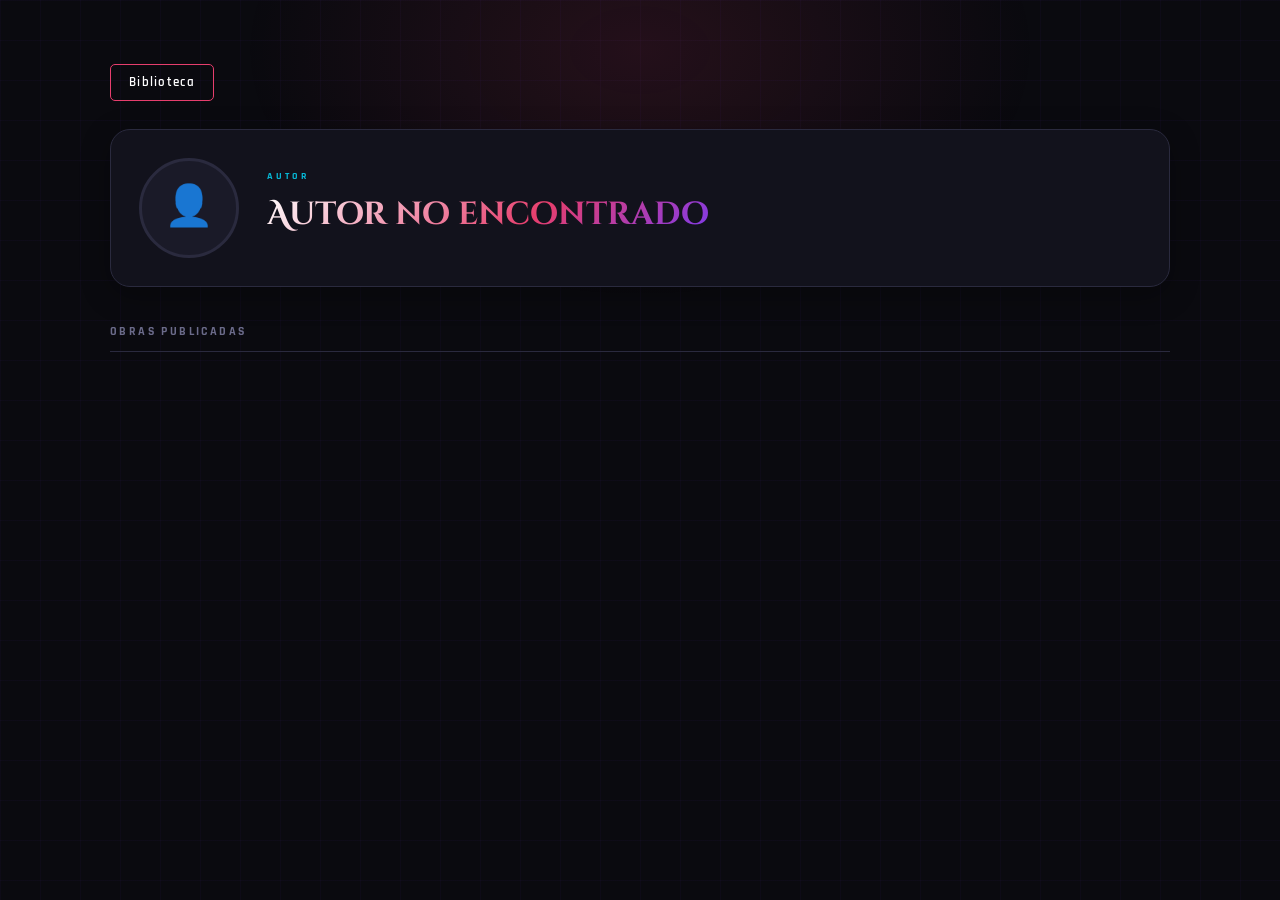
<file: perfil_autor.html>
<!DOCTYPE html>
<html lang="es">
<head>
  <meta charset="UTF-8">
  <meta name="viewport" content="width=device-width, initial-scale=1.0">
  <title>Perfil de Autor | Kotatsu</title>
  <link href="https://fonts.googleapis.com/css2?family=Cinzel+Decorative:wght@700&family=Rajdhani:wght@400;600;700&display=swap" rel="stylesheet">
  <link rel="stylesheet" href="buscador.css">
  <style>
    .nav-btn{
      display:inline-block;text-decoration:none;background:transparent;
      padding:8px 18px;border-radius:5px;color:#fff;
      font-family:var(--font-body);font-size:0.8rem;font-weight:600;
      letter-spacing:0.1em;border:1px solid var(--accent);cursor:pointer;transition:all 0.3s;
    }
    .nav-btn:hover{background:var(--accent);box-shadow:0 0 15px var(--accent);}

    .author-hero{
      display:flex;align-items:center;gap:28px;
      background:var(--surface);border:1px solid var(--border);
      border-radius:20px;padding:28px;margin-bottom:36px;flex-wrap:wrap;
      box-shadow:0 8px 30px rgba(0,0,0,0.3);
    }
    .author-avatar{
      width:100px;height:100px;border-radius:50%;object-fit:cover;
      border:3px solid var(--accent);flex-shrink:0;background:var(--surface2);
    }
    .author-avatar-ph{
      width:100px;height:100px;border-radius:50%;flex-shrink:0;background:var(--surface2);
      border:3px solid var(--border);display:flex;align-items:center;justify-content:center;font-size:2.5rem;
    }
    .author-info .role{color:var(--accent3);font-size:0.65rem;letter-spacing:3px;font-weight:700;text-transform:uppercase;margin-bottom:6px;}
    .author-info h1{
      font-family:var(--font-display);font-size:clamp(1.3rem,3vw,2rem);
      background:linear-gradient(135deg,#fff,var(--accent) 60%,var(--accent2));
      -webkit-background-clip:text;-webkit-text-fill-color:transparent;background-clip:text;
      margin-bottom:8px;
    }
    .author-info .stats{color:var(--text-muted);font-size:0.85rem;}

    .section-label{
      font-size:0.75rem;font-weight:700;letter-spacing:0.2em;text-transform:uppercase;
      color:var(--text-muted);margin-bottom:20px;display:block;
      border-bottom:1px solid var(--border);padding-bottom:10px;
    }

    .obras-grid{
      display:grid;grid-template-columns:repeat(auto-fill,minmax(180px,1fr));gap:18px;
    }

    .empty{text-align:center;padding:60px 20px;color:var(--text-muted);}
    .empty-icon{font-size:3rem;display:block;margin-bottom:12px;opacity:0.4;}
  </style>
</head>
<body>
  <div class="bg-grid"></div>
  <div class="bg-glow"></div>

  <div class="wrapper">
    <nav style="padding:16px 0 28px;display:flex;justify-content:space-between;align-items:center;">
      <a href="index.html" class="nav-btn">Biblioteca</a>
    </nav>

    <div class="author-hero" id="authorHero">
      <div class="author-avatar-ph">👤</div>
      <div class="author-info">
        <p class="role">Autor</p>
        <h1 id="authorName">Cargando...</h1>
        <p class="stats" id="authorStats"></p>
      </div>
    </div>

    <span class="section-label">Obras publicadas</span>
    <div class="obras-grid" id="obrasGrid">
      <!-- Se rellena con JS -->
    </div>
  </div>

  <!-- MODAL de obra -->
  <div id="modal" class="modal-backdrop" role="dialog" aria-modal="true">
    <div class="modal-box">
      <button class="modal-close" id="modalClose">✕</button>
      <div class="modal-cover" id="modalCover"></div>
      <div class="modal-content">
        <div class="modal-badge" id="modalBadge">Escrito Original</div>
        <h2 class="modal-title" id="modalTitle"></h2>
        <div class="modal-tags" id="modalTags"></div>
        <p class="modal-sinopsis" id="modalSinopsis"></p>
        <div class="modal-footer">
          <span class="modal-seasons" id="modalSeasons"></span>
          <div class="modal-btns" id="modalBtns"></div>
        </div>
      </div>
    </div>
  </div>

  <script type="module">
    import { loadEscritos } from "./escritos_data.js";

    const params   = new URLSearchParams(window.location.search);
    const autorId  = params.get("id");
    const modal    = document.getElementById("modal");

    function openModal(item) {
      document.getElementById("modalTitle").textContent    = item.titulo;
      document.getElementById("modalBadge").textContent    = `Autor: ${item.autor}`;
      document.getElementById("modalSinopsis").textContent = item.sinopsis;
      document.getElementById("modalCover").innerHTML      = item.cover
        ? `<img src="${item.cover}" alt="${item.titulo}" />` : "";
      document.getElementById("modalTags").innerHTML       = item.generos
        .map(g => `<span class="modal-tag">${g}</span>`).join("");
      document.getElementById("modalSeasons").textContent  = `${item.capitulos} capítulos`;
      document.getElementById("modalBtns").innerHTML       =
        `<a href="escritos_capitulos.html?id=${item.id}" class="modal-btn modal-btn--manga">Ver Capítulos</a>`;
      modal.classList.add("open");
      document.body.style.overflow = "hidden";
    }
    function closeModal() {
      modal.classList.remove("open");
      document.body.style.overflow = "";
    }
    document.getElementById("modalClose").addEventListener("click", closeModal);
    modal.addEventListener("click", e => { if (e.target === modal) closeModal(); });
    document.addEventListener("keydown", e => { if (e.key === "Escape") closeModal(); });

    const SCRIPT_URL = "https://script.google.com/macros/s/AKfycbxlwm_htimcLqGW7p5HQvdgqwY1V7tlr3oEt5vl6FMZ8j6TGyB3V8t4Dwd2t8vU9AZA/exec";

    async function getFotoAutor(idAutor) {
      try {
        const res  = await fetch(SCRIPT_URL, {
          method: "POST",
          headers: { "Content-Type": "text/plain" },
          body: JSON.stringify({ action: "getAutorInfo", idAutor }),
        });
        const data = await res.json();
        // Verificar que el Sheet encontró al autor y tiene foto
        if (data.status === "success" && data.foto) return data.foto;
        return "";
      } catch {
        return "";
      }
    }

    async function cargar() {
      if (!autorId) { document.getElementById("authorName").textContent = "Autor no encontrado"; return; }

      // Cargar obras y foto del autor en paralelo
      const [todos, foto] = await Promise.all([
        loadEscritos(),
        getFotoAutor(autorId),
      ]);

      const obras = todos.filter(o => String(o.id_autor) === String(autorId)
                                   && (o.aprobacion||"").toLowerCase() !== "suspension"
                                   && (o.aprobacion||"").toLowerCase() !== "rechazado");

      if (!obras.length) {
        document.getElementById("authorName").textContent = "Autor no encontrado";
        document.getElementById("obrasGrid").innerHTML    = `<div class="empty"><span class="empty-icon"></span>Este autor no tiene obras publicadas.</div>`;
        return;
      }

      const autorNombre = obras[0].autor;
      document.title = `${autorNombre} — Kotatsuname`;
      document.getElementById("authorName").textContent  = autorNombre;
      document.getElementById("authorStats").textContent = `${obras.length} obra${obras.length !== 1 ? "s" : ""} publicada${obras.length !== 1 ? "s" : ""}`;

      // Mostrar foto si existe
      if (foto) {
        const img     = document.createElement("img");
        img.className = "author-avatar";
        img.alt       = autorNombre;
        img.src       = foto;
        img.onerror   = () => img.replaceWith(document.querySelector(".author-avatar-ph") || img);
        document.querySelector(".author-avatar-ph").replaceWith(img);
      }

      // Grid de obras
      const ogrid = document.getElementById("obrasGrid");
      ogrid.innerHTML = "";
      obras.forEach((item, i) => {
        const card = document.createElement("div");
        card.className = "card";
        card.style.animationDelay = `${i * 50}ms`;
        const genresHtml = item.generos.slice(0, 2).map(g => `<span class="card-genre">${g}</span>`).join("");
        card.innerHTML = `
          <div class="card-cover">
            ${item.cover ? `<img class="card-cover-img" src="${item.cover}" alt="${item.titulo}" loading="lazy">` : `<span></span>`}
        </div>
          <div class="card-body">
            <div class="card-title">${item.titulo}</div>
            <div class="card-meta">${genresHtml}</div>
            <div class="card-seasons">${item.capitulos} caps.</div>
          </div>`;
        card.addEventListener("click", () => openModal(item));
        ogrid.appendChild(card);
      });
    }

    cargar();
  </script>
</body>
</html>
</file>
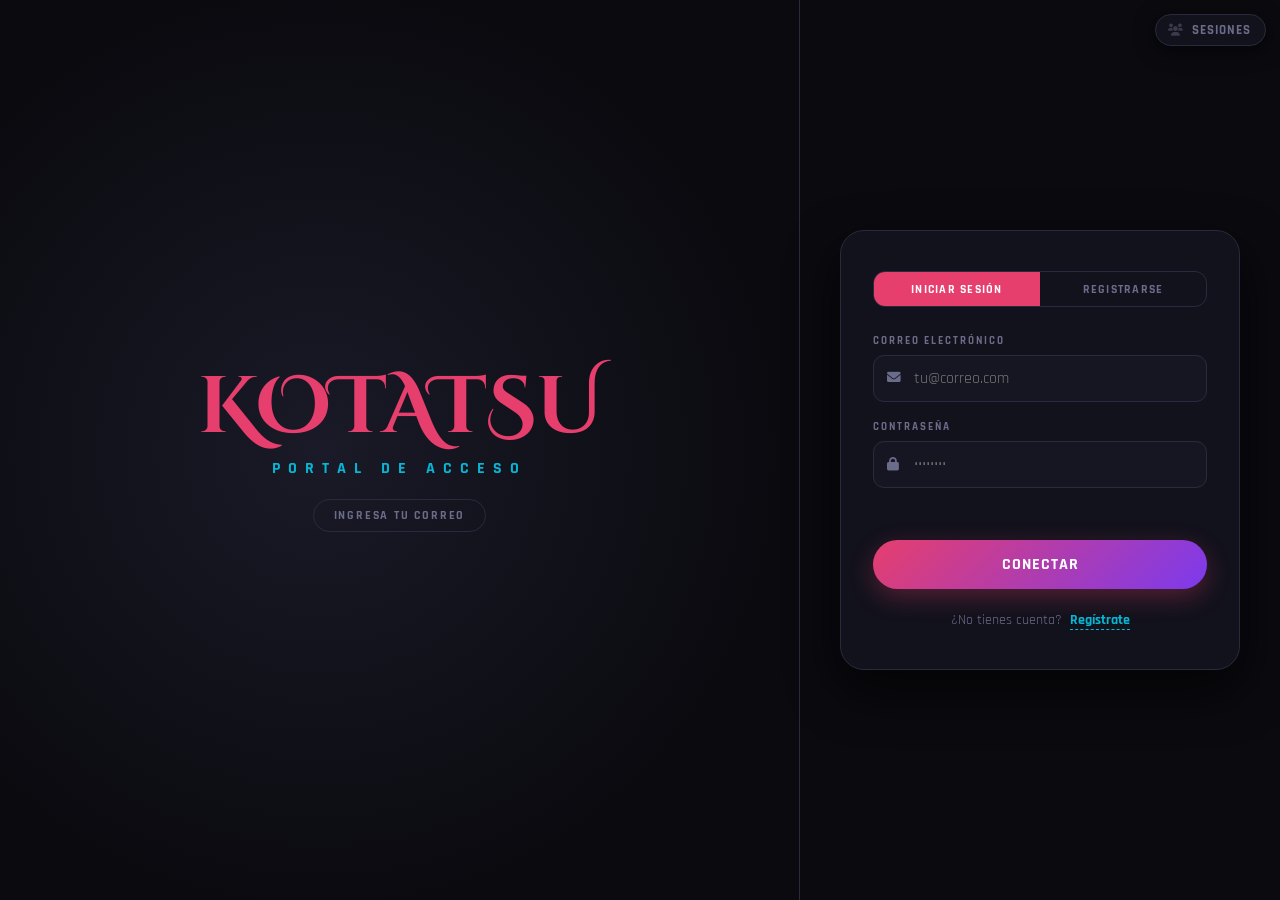
<file: registrarse.html>
<!DOCTYPE html>
<html lang="es">
<head>
  <meta charset="UTF-8">
  <meta name="viewport" content="width=device-width, initial-scale=1.0, maximum-scale=1.0, user-scalable=no">
  <title>Portal de Acceso | Kotatsu</title>
  <link href="https://fonts.googleapis.com/css2?family=Cinzel+Decorative:wght@700&family=Rajdhani:wght@400;600;700&display=swap" rel="stylesheet">
  <link rel="stylesheet" href="https://cdnjs.cloudflare.com/ajax/libs/font-awesome/6.0.0/css/all.min.css">
  <style>
    :root{--bg:#0a0a0f;--surface:#12121c;--border:#2a2a3e;--accent:#e63e6d;--accent3:#06b6d4;--text:#e8e8f0;--text-muted:#6b6b8a;--glow:rgba(230,62,109,0.3);}
    *{box-sizing:border-box;margin:0;padding:0;}
    body{background:var(--bg);color:var(--text);font-family:'Rajdhani',sans-serif;display:flex;min-height:100vh;}

    /* ════ BOTÓN FLOTANTE — siempre visible ════ */
    #accountsFloatBtn{
      position:fixed;top:14px;right:14px;z-index:1000;
      background:var(--surface);border:1px solid var(--border);border-radius:50px;
      padding:7px 14px 7px 10px;
      /* display:flex siempre — nunca lo ocultamos */
      display:flex;align-items:center;gap:8px;cursor:pointer;
      transition:all .25s;box-shadow:0 4px 20px rgba(0,0,0,.5);
      font-family:'Rajdhani';font-size:.8rem;font-weight:700;color:var(--text-muted);
      text-transform:uppercase;letter-spacing:.08em;
    }
    #accountsFloatBtn:hover{border-color:var(--accent3);color:var(--accent3);box-shadow:0 4px 24px rgba(6,182,212,.25);}
    .avatars-row{display:flex;align-items:center;}
    .mini-avatar{
      width:26px;height:26px;border-radius:50%;border:2px solid var(--border);background:var(--bg);
      font-size:.6rem;font-weight:700;color:var(--accent3);display:flex;align-items:center;
      justify-content:center;overflow:hidden;margin-left:-5px;flex-shrink:0;
    }
    .mini-avatar:first-child{margin-left:0;}
    .mini-avatar img{width:100%;height:100%;object-fit:cover;border-radius:50%;}

    /* ════ PANEL ════ */
    #accountsPanel{
      position:fixed;top:56px;right:14px;z-index:999;background:var(--surface);
      border:1px solid var(--border);border-radius:16px;padding:14px;width:292px;
      box-shadow:0 16px 48px rgba(0,0,0,.75);
      /* display:none es el estado cerrado; .open lo muestra */
      display:none;flex-direction:column;gap:7px;
    }
    #accountsPanel.open{display:flex;animation:slideDown .18s ease;}
    @keyframes slideDown{from{opacity:0;transform:translateY(-6px)}to{opacity:1;transform:translateY(0)}}

    .panel-header{display:flex;align-items:center;justify-content:space-between;padding-bottom:10px;border-bottom:1px solid var(--border);margin-bottom:2px;}
    .panel-title-txt{font-size:.6rem;font-weight:700;letter-spacing:.15em;text-transform:uppercase;color:var(--text-muted);}
    .panel-close-btn{background:none;border:none;color:var(--text-muted);cursor:pointer;font-size:.9rem;padding:2px 4px;transition:.2s;}
    .panel-close-btn:hover{color:var(--accent);}

    #chipsContainer{max-height:340px;overflow-y:auto;display:flex;flex-direction:column;gap:6px;padding-right:2px;}
    #chipsContainer::-webkit-scrollbar{width:3px;}
    #chipsContainer::-webkit-scrollbar-thumb{background:var(--border);border-radius:3px;}

    /* Skeleton de carga */
    .chip-skel{display:flex;align-items:center;gap:9px;padding:9px 11px;background:rgba(26,26,40,.5);border-radius:10px;border:1px solid var(--border);}
    .skel-av{width:34px;height:34px;border-radius:50%;background:var(--border);flex-shrink:0;animation:kpulse .9s ease-in-out infinite alternate;}
    .skel-body{flex:1;display:flex;flex-direction:column;gap:5px;}
    .skel-line{height:9px;border-radius:5px;background:var(--border);animation:kpulse .9s ease-in-out infinite alternate;}
    .skel-line.s{width:55%;}
    @keyframes kpulse{from{opacity:.3}to{opacity:.75}}

    /* Chip real */
    .account-chip{display:flex;align-items:center;gap:9px;padding:9px 11px;background:rgba(26,26,40,.8);border-radius:10px;border:1px solid var(--border);cursor:pointer;transition:all .18s;}
    .account-chip:hover{border-color:var(--accent3);background:#1a1a28;}
    .account-chip.is-active{border-color:rgba(76,175,80,.4);background:rgba(76,175,80,.04);}
    .chip-avatar{width:34px;height:34px;border-radius:50%;background:var(--bg);border:2px solid var(--border);flex-shrink:0;overflow:hidden;display:flex;align-items:center;justify-content:center;font-size:.85rem;font-weight:700;color:var(--accent3);}
    .chip-avatar img{width:100%;height:100%;object-fit:cover;}
    .chip-info{flex:1;min-width:0;}
    .chip-name{font-size:.85rem;font-weight:700;color:var(--text);white-space:nowrap;overflow:hidden;text-overflow:ellipsis;}
    .chip-email{font-size:.62rem;color:var(--text-muted);white-space:nowrap;overflow:hidden;text-overflow:ellipsis;}
    .chip-role-tag{font-size:.55rem;font-weight:700;letter-spacing:.1em;text-transform:uppercase;padding:1px 7px;border-radius:20px;flex-shrink:0;}
    .chip-role-tag.user {background:rgba(76,175,80,.15);color:#4CAF50;}
    .chip-role-tag.mod  {background:rgba(245,158,11,.15);color:#f59e0b;}
    .chip-role-tag.admin{background:rgba(6,182,212,.15);color:#06b6d4;}
    .chip-role-tag.owner{background:rgba(230,62,109,.15);color:#e63e6d;}
    .chip-active-dot{width:7px;height:7px;border-radius:50%;background:#4CAF50;flex-shrink:0;}
    .chips-footer{font-size:.6rem;color:var(--text-muted);text-align:center;padding:4px 0 0;letter-spacing:.05em;}
    .chips-footer.at-limit{color:#f59e0b;}
    .chips-empty{font-size:.78rem;color:var(--text-muted);text-align:center;padding:14px 6px;line-height:1.7;}

    /* ════ INFO SIDE ════ */
    .info-side{flex:1;padding:3rem;display:flex;flex-direction:column;justify-content:center;align-items:center;text-align:center;border-right:1px solid var(--border);background:radial-gradient(circle at 40% 50%,#1a1a28 0%,var(--bg) 70%);}
    .info-side h1{font-family:'Cinzel Decorative';font-size:5rem;color:var(--accent);line-height:1;}
    .info-side .tagline{color:var(--accent3);letter-spacing:8px;font-weight:700;margin-top:10px;}
    .domain-indicator{margin-top:20px;padding:8px 20px;border-radius:30px;font-size:.75rem;font-weight:700;letter-spacing:.15em;text-transform:uppercase;border:1px solid var(--border);color:var(--text-muted);transition:all .3s;}
    .domain-indicator.user {border-color:#4CAF50;color:#4CAF50;background:rgba(76,175,80,.08);}
    .domain-indicator.mod  {border-color:#f59e0b;color:#f59e0b;background:rgba(245,158,11,.08);}
    .domain-indicator.admin{border-color:var(--accent3);color:var(--accent3);background:rgba(6,182,212,.08);}
    .domain-indicator.owner{border-color:var(--accent);color:var(--accent);background:rgba(230,62,109,.08);}
    .domain-indicator.invalid{border-color:#ff4444;color:#ff4444;background:rgba(255,68,68,.08);}

    /* ════ AUTH SIDE ════ */
    .auth-side{width:480px;display:flex;align-items:center;justify-content:center;padding:20px;}
    .auth-card{width:100%;max-width:400px;background:var(--surface);padding:2.5rem 2rem;border-radius:24px;border:1px solid var(--border);box-shadow:0 20px 50px rgba(0,0,0,.6);}
    .mobile-logo{display:none;text-align:center;margin-bottom:1.5rem;}
    .mobile-logo h1{font-family:'Cinzel Decorative';font-size:2.2rem;color:var(--accent);}
    .mobile-logo .tagline{color:var(--accent3);letter-spacing:3px;font-size:.7rem;font-weight:700;}
    #deviceNotice{display:none;margin-bottom:1.4rem;padding:11px 13px;background:rgba(6,182,212,.07);border:1px solid rgba(6,182,212,.22);border-radius:11px;font-size:.78rem;color:var(--accent3);line-height:1.5;text-align:center;}
    #deviceNotice i{font-size:1.1rem;margin-bottom:5px;display:block;}
    .input-group{margin-bottom:1.15rem;}
    label{display:block;margin-bottom:7px;font-size:.68rem;color:var(--text-muted);text-transform:uppercase;letter-spacing:2px;font-weight:700;}
    .input-wrapper{position:relative;}
    .input-wrapper .ico{position:absolute;left:14px;top:50%;transform:translateY(-50%);color:var(--text-muted);pointer-events:none;font-size:.85rem;}
    input[type="text"],input[type="email"],input[type="password"]{width:100%;padding:12px 12px 12px 40px;background:rgba(26,26,40,.6);border:1px solid var(--border);border-radius:11px;color:#fff;font-family:'Rajdhani';font-size:1rem;transition:.3s;outline:none;}
    input:focus{border-color:var(--accent3);background:#1a1a28;box-shadow:0 0 10px rgba(6,182,212,.1);}
    .role-badge{display:none;text-align:center;margin-bottom:1rem;font-size:.7rem;font-weight:700;letter-spacing:.15em;text-transform:uppercase;padding:5px 13px;border-radius:20px;border:1px solid currentColor;}
    .error-msg{min-height:1.2rem;font-size:.83rem;font-weight:600;text-align:center;margin-bottom:.9rem;color:var(--accent);}
    .btn-submit{width:100%;padding:14px;margin-top:6px;background:linear-gradient(135deg,var(--accent),#7c3aed);border:none;border-radius:50px;color:#fff;font-weight:700;font-family:'Rajdhani';font-size:1rem;text-transform:uppercase;letter-spacing:1px;cursor:pointer;transition:.3s;box-shadow:0 8px 25px var(--glow);display:flex;align-items:center;justify-content:center;gap:10px;}
    .btn-submit:hover:not(:disabled){transform:translateY(-2px);filter:brightness(1.1);}
    .btn-submit:disabled{opacity:.7;cursor:not-allowed;}
    .spinner{width:17px;height:17px;border:3px solid rgba(255,255,255,.25);border-top-color:#fff;border-radius:50%;animation:spin .7s linear infinite;display:none;}
    @keyframes spin{to{transform:rotate(360deg)}}
    .toggle{text-align:center;margin-top:22px;color:var(--text-muted);font-size:.88rem;}
    .toggle span{color:var(--accent3);cursor:pointer;font-weight:700;border-bottom:1px dashed var(--accent3);margin-left:4px;}
    .mode-tabs{display:flex;margin-bottom:1.7rem;border:1px solid var(--border);border-radius:12px;overflow:hidden;}
    .mode-tab{flex:1;padding:9px;background:transparent;border:none;color:var(--text-muted);font-family:'Rajdhani';font-size:.78rem;font-weight:700;letter-spacing:.1em;text-transform:uppercase;cursor:pointer;transition:.2s;}
    .mode-tab.active{background:var(--accent);color:#fff;}
    .mode-tab:disabled{opacity:.32;cursor:not-allowed;pointer-events:none;}
    #group-user{display:none;}

    @media(max-width:860px){.auth-side{width:100%;}.info-side{display:none;}.mobile-logo{display:block;}}
    @media(max-width:480px){.auth-card{background:transparent;border:none;box-shadow:none;padding:1.5rem 1rem;}body{background:var(--surface);}}
  </style>
</head>
<body>

  <!--
    BOTÓN FLOTANTE — siempre en el DOM con display:flex.
    El JS sólo cambia su contenido interior, nunca su visibilidad.
    Estado inicial: ícono genérico + "Sesiones" (se ve desde el primer frame).
  -->
  <button id="accountsFloatBtn" onclick="togglePanel(event)">
    <div class="avatars-row" id="avatarsRow">
      <i class="fas fa-users" style="font-size:.75rem;opacity:.45;margin-left:2px"></i>
    </div>
    <span id="accountsBtnLabel">Sesiones</span>
  </button>

  <!--
    PANEL — oculto por defecto (.open lo muestra).
    chipsContainer tiene skeletons en el HTML: si hay cuentas guardadas,
    el usuario los ve mientras el JS hace su trabajo (aunque es instantáneo).
    Si no hay cuentas, el JS los reemplaza por el mensaje vacío.
  -->
  <div id="accountsPanel">
    <div class="panel-header">
      <span class="panel-title-txt"><i class="fas fa-id-card" style="margin-right:5px"></i>Cuentas · este dispositivo</span>
      <button class="panel-close-btn" onclick="closePanel()"><i class="fas fa-times"></i></button>
    </div>
    <div id="chipsContainer">
      <div class="chip-skel"><div class="skel-av"></div><div class="skel-body"><div class="skel-line"></div><div class="skel-line s"></div></div></div>
      <div class="chip-skel"><div class="skel-av"></div><div class="skel-body"><div class="skel-line"></div><div class="skel-line s"></div></div></div>
    </div>
  </div>

  <section class="info-side">
    <h1>KOTATSU</h1>
    <p class="tagline">PORTAL DE ACCESO</p>
    <div class="domain-indicator" id="domainIndicator">Ingresa tu correo</div>
  </section>

  <section class="auth-side">
    <div class="auth-card">
      <div class="mobile-logo"><h1>KOTATSU</h1><p class="tagline">PORTAL DE ACCESO</p></div>

      <div class="mode-tabs">
        <button class="mode-tab active" id="tabLogin"  onclick="setTab('login')">Iniciar Sesión</button>
        <button class="mode-tab"        id="tabReg"    onclick="setTab('registro')">Registrarse</button>
      </div>

      <div id="deviceNotice">
        <i class="fas fa-shield-alt"></i>
        Este dispositivo ya tiene una cuenta registrada.<br>
        Para crear otra, usa un dispositivo diferente.
      </div>

      <div class="role-badge" id="roleBadge"></div>

      <div class="input-group" id="group-user">
        <label>Nombre de Autor / Usuario</label>
        <div class="input-wrapper">
          <i class="fas fa-user-ninja ico"></i>
          <input type="text" id="user" placeholder="Tu seudónimo" autocomplete="username" oninput="markTyping()"/>
        </div>
      </div>

      <div class="input-group">
        <label>Correo Electrónico</label>
        <div class="input-wrapper">
          <i class="fas fa-envelope ico"></i>
          <input type="email" id="email" placeholder="tu@correo.com" autocomplete="email" oninput="onEmailInput();markTyping();"/>
        </div>
      </div>

      <div class="input-group">
        <label>Contraseña</label>
        <div class="input-wrapper">
          <i class="fas fa-lock ico"></i>
          <input type="password" id="pass" placeholder="••••••••" autocomplete="current-password" oninput="markTyping()"/>
        </div>
      </div>

      <div id="errMsg" class="error-msg"></div>

      <button class="btn-submit" id="btnSubmit" onclick="enviar()">
        <div class="spinner" id="spinner"></div>
        <span id="btnTxt">Conectar</span>
      </button>

      <div class="toggle" id="toggleMsg">
        ¿No tienes cuenta? <span onclick="setTab('registro')">Regístrate</span>
      </div>
    </div>
  </section>

<script>
/* ================================================================
   registrarse.html — Kotatsu
   Sin type=module · Sin dependencias externas · localStorage sync
   El botón flotante y el panel existen en el DOM desde el HTML.
   JS sólo actualiza su contenido — nunca cambia display del botón.
================================================================ */

var SCRIPT_URL   = "https://script.google.com/macros/s/AKfycbxlwm_htimcLqGW7p5HQvdgqwY1V7tlr3oEt5vl6FMZ8j6TGyB3V8t4Dwd2t8vU9AZA/exec";
var PANEL_MAP    = { owner:"panel_owner.html", admin:"panel_admin.html", mod:"panel_mod.html" };
var KEY_REG      = "ktt_device_registered";
var KEY_ACCS     = "ktt_device_accounts";
var MAX_ACCOUNTS = 15;

var currentTab       = "login";
var deviceRegistered = false;
var deviceAccounts   = [];
var isTyping         = false;
var typingTimer      = null;
var _leaving         = false;

/* ── Detectar rol por dominio ── */
function detectRole(email){
  var e=(email||"").toLowerCase();
  if(e.endsWith("@kots-stf-owner.kotatsuname.com")) return{role:"owner",valid:true};
  if(e.endsWith("@kots-stf-adm.com"))               return{role:"admin",valid:true};
  if(e.endsWith("@kots-stf-mod.com"))                return{role:"mod",valid:true};
  if(e.endsWith("@gmail.com"))                       return{role:"user",valid:true};
  return{role:null,valid:false};
}

/* ── localStorage seguro ── */
function lsGet(k){try{return localStorage.getItem(k);}catch(e){return null;}}
function lsSet(k,v){try{localStorage.setItem(k,v);}catch(e){}}

/* ── Cuentas del dispositivo ── */
function readAccounts(){
  try{var r=lsGet(KEY_ACCS);if(!r)return[];var a=JSON.parse(r);return Array.isArray(a)?a:[];}
  catch(e){return[];}
}
function writeAccounts(arr){lsSet(KEY_ACCS,JSON.stringify(arr));}
function addAccount(obj){
  var arr=readAccounts();
  var idx=arr.findIndex(function(a){return a.email===obj.email;});
  if(idx>=0){Object.assign(arr[idx],{nombre:obj.nombre,foto:obj.foto||"",rol:obj.rol||"user"});}
  else{if(arr.length>=MAX_ACCOUNTS)arr.shift();arr.push({nombre:obj.nombre,email:obj.email,foto:obj.foto||"",rol:obj.rol||"user"});}
  writeAccounts(arr);
  return arr;
}

/* ── Sesión ── */
function saveSession(o){
  lsSet("ktt_id",o.idAutor||"");lsSet("ktt_role",o.rol||"user");
  lsSet("ktt_user",o.nombre||"");lsSet("ktt_foto",o.foto||"");lsSet("ktt_email",o.email||"");
}
function getSession(){
  var id=lsGet("ktt_id");
  if(!id||id==="null"||id==="")return null;
  return{id:id,role:lsGet("ktt_role")||"user",email:lsGet("ktt_email")||""};
}

/* ── Botón atrás → index.html ── */
function setupBackButton(){
  history.replaceState({kttReg:true},"");
  window.addEventListener("popstate",function handler(){
    if(_leaving)return;
    if(isTyping){history.pushState({kttReg:true},"");return;}
    _leaving=true;
    window.removeEventListener("popstate",handler);
    window.location.href="index.html";
  });
}
function markTyping(){
  isTyping=true;clearTimeout(typingTimer);
  typingTimer=setTimeout(function(){isTyping=false;},2500);
}

/* ================================================================
   INIT — punto de entrada
   Orden crítico:
   1. Sesión activa → redirigir (antes de tocar el DOM)
   2. Leer cuentas de LS (síncrono, nunca falla)
   3. Actualizar botón flotante (reemplaza ícono por avatares)
   4. Reemplazar skeletons del HTML por chips reales (o vacío)
   5. Restricciones de registro
================================================================ */
function init(){
  /* 1 — sesión activa */
  var sess=getSession();
  if(sess&&sess.id){
    _leaving=true;
    window.location.replace(PANEL_MAP[sess.role]||"panel_autor.html");
    return;
  }

  /* 2 — leer estado */
  deviceRegistered=lsGet(KEY_REG)==="true";
  deviceAccounts=readAccounts();

  /* 3 — botón atrás */
  setupBackButton();

  /* 4 — renderizar botón flotante */
  _renderFloatBtn();

  /* 5 — reemplazar skeletons HTML → chips reales o vacío */
  _renderChips();

  /* 6 — restricciones */
  applyDeviceRestrictions();

  /* 7 — pre-rellenar email si viene de cambio de cuenta */
  var prefill=sessionStorage.getItem("ktt_prefill_email");
  if(prefill){
    sessionStorage.removeItem("ktt_prefill_email");
    document.getElementById("email").value=prefill;
    onEmailInput();
  }

  /* 8 — cerrar panel al click fuera */
  document.addEventListener("click",function(e){
    var panel=document.getElementById("accountsPanel");
    var btn=document.getElementById("accountsFloatBtn");
    if(panel.classList.contains("open")&&!panel.contains(e.target)&&!btn.contains(e.target))
      panel.classList.remove("open");
  });
  document.addEventListener("keydown",function(e){if(e.key==="Enter")enviar();});
}

/* ── Botón flotante: actualiza solo el interior ── */
function _renderFloatBtn(){
  var row=document.getElementById("avatarsRow");
  var lbl=document.getElementById("accountsBtnLabel");
  row.innerHTML="";

  if(!deviceAccounts||deviceAccounts.length===0){
    row.innerHTML='<i class="fas fa-users" style="font-size:.75rem;opacity:.45;margin-left:2px"></i>';
    lbl.textContent="Sesiones";
    return;
  }
  deviceAccounts.slice(0,3).forEach(function(acc){
    var el=document.createElement("div");el.className="mini-avatar";
    if(acc.foto){
      var img=document.createElement("img");img.src=acc.foto;
      img.onerror=function(){el.innerHTML="";el.textContent=(acc.nombre||"?")[0].toUpperCase();};
      el.appendChild(img);
    }else{el.textContent=(acc.nombre||"?")[0].toUpperCase();}
    row.appendChild(el);
  });
  lbl.textContent=deviceAccounts.length===1?deviceAccounts[0].nombre:deviceAccounts.length+" cuentas";
}

/* ── Chips: reemplaza skeletons del HTML ── */
function _renderChips(){
  var c=document.getElementById("chipsContainer");
  c.innerHTML="";

  if(!deviceAccounts||deviceAccounts.length===0){
    c.innerHTML=
      '<div class="chips-empty">'+
        '<i class="fas fa-ghost" style="font-size:1.5rem;display:block;margin-bottom:8px;opacity:.3"></i>'+
        'Aún no hay sesiones guardadas.<br>'+
        '<span style="font-size:.65rem;opacity:.55">Inicia sesión para que aparezcan aquí.</span>'+
      '</div>';
    return;
  }

  var roleLabels={user:"Autor",mod:"Moderador",admin:"Admin",owner:"Owner"};
  var activeEmail=lsGet("ktt_email")||"";

  deviceAccounts.forEach(function(acc){
    var chip=document.createElement("div");
    var isActive=acc.email===activeEmail;
    chip.className="account-chip"+(isActive?" is-active":"");
    chip.title="Toca para iniciar sesión rápido";
    var initial=(acc.nombre||"?")[0].toUpperCase();
    chip.innerHTML=
      '<div class="chip-avatar">'+
        (acc.foto
          ?'<img src="'+_esc(acc.foto)+'" alt="" onerror="this.parentElement.textContent=\''+initial+'\'">'
          :initial)+
      '</div>'+
      '<div class="chip-info">'+
        '<div class="chip-name">'+_esc(acc.nombre)+'</div>'+
        '<div class="chip-email">'+_esc(acc.email)+'</div>'+
      '</div>'+
      '<span class="chip-role-tag '+(acc.rol||"user")+'">'+(roleLabels[acc.rol]||"Autor")+'</span>'+
      (isActive?'<div class="chip-active-dot" title="Sesión activa"></div>':"");
    (function(a){
      chip.addEventListener("click",function(){
        closePanel();_applyTab("login");
        document.getElementById("email").value=a.email;
        onEmailInput();document.getElementById("pass").focus();
      });
    })(acc);
    c.appendChild(chip);
  });

  var footer=document.createElement("p");
  var atLimit=deviceAccounts.length>=MAX_ACCOUNTS;
  footer.className="chips-footer"+(atLimit?" at-limit":"");
  footer.textContent=atLimit
    ?"Límite de "+MAX_ACCOUNTS+" cuentas alcanzado"
    :deviceAccounts.length+" / "+MAX_ACCOUNTS+" sesiones guardadas";
  c.appendChild(footer);
}

/* ── Panel toggle ── */
function togglePanel(e){if(e)e.stopPropagation();document.getElementById("accountsPanel").classList.toggle("open");}
function closePanel(){document.getElementById("accountsPanel").classList.remove("open");}

/* ── Restricciones de dispositivo ── */
function applyDeviceRestrictions(){
  var tabReg=document.getElementById("tabReg");
  var notice=document.getElementById("deviceNotice");
  var toggle=document.getElementById("toggleMsg");
  if(deviceRegistered){
    tabReg.disabled=true;notice.style.display="block";toggle.style.display="none";_applyTab("login");
  }else{
    tabReg.disabled=false;notice.style.display="none";toggle.style.display="block";
  }
}

/* ── Tabs ── */
function setTab(tab,force){
  if(tab==="registro"&&deviceRegistered&&!force){setError("Este dispositivo ya tiene una cuenta. Usa otro dispositivo.","var(--accent3)");return;}
  _applyTab(tab);
}
function _applyTab(tab){
  currentTab=tab;
  document.getElementById("tabLogin").classList.toggle("active",tab==="login");
  document.getElementById("tabReg").classList.toggle("active",tab==="registro");
  document.getElementById("group-user").style.display=tab==="registro"?"block":"none";
  document.getElementById("btnTxt").textContent=tab==="registro"?"Crear cuenta":"Conectar";
  if(!deviceRegistered){
    document.getElementById("toggleMsg").innerHTML=tab==="registro"
      ?"¿Ya tienes cuenta? <span onclick=\"setTab('login')\">Inicia sesión</span>"
      :"¿No tienes cuenta? <span onclick=\"setTab('registro')\">Regístrate</span>";
  }
  setError("");
}

/* ── Indicador de dominio ── */
function onEmailInput(){
  var email=document.getElementById("email").value.trim();
  var ind=document.getElementById("domainIndicator");
  var badge=document.getElementById("roleBadge");
  if(!email||!email.includes("@")){ind.className="domain-indicator";ind.textContent="Ingresa tu correo";badge.style.display="none";return;}
  var res=detectRole(email);
  if(!res.valid){ind.className="domain-indicator invalid";ind.textContent="Dominio no reconocido";badge.style.display="none";return;}
  var labels={user:"✦ Autor",mod:"🛡 Moderador",admin:"⚙ Administrador",owner:"👑 Owner"};
  var colors={user:"#4CAF50",mod:"#f59e0b",admin:"#06b6d4",owner:"#e63e6d"};
  ind.className="domain-indicator "+res.role;ind.textContent=labels[res.role];
  badge.style.display="block";badge.style.color=colors[res.role];badge.style.borderColor=colors[res.role];
  badge.style.background=colors[res.role]+"14";badge.textContent=labels[res.role];
  if(res.role!=="user"&&currentTab==="registro"){_applyTab("login");setError("El staff no puede registrarse aquí.","#f59e0b");}
}

/* ── Helpers ── */
function setError(msg,color){var el=document.getElementById("errMsg");el.style.color=color||"var(--accent)";el.textContent=msg||"";}
function setLoading(on){document.getElementById("btnSubmit").disabled=on;document.getElementById("spinner").style.display=on?"block":"none";document.getElementById("btnTxt").style.display=on?"none":"block";}
function _esc(s){return String(s||"").replace(/&/g,"&amp;").replace(/</g,"&lt;").replace(/>/g,"&gt;").replace(/"/g,"&quot;");}

/* ── Enviar ── */
function enviar(){
  var email=(document.getElementById("email").value||"").trim();
  var pass=(document.getElementById("pass").value||"").trim();
  var user=(document.getElementById("user").value||"").trim();
  if(!email||!pass){setError("Completa todos los campos.");return;}
  var res=detectRole(email);
  if(!res.valid){setError("Dominio de correo no válido.");return;}
  if(currentTab==="registro"){
    if(deviceRegistered){setError("Este dispositivo ya tiene una cuenta.","var(--accent3)");return;}
    if(res.role!=="user"){setError("El staff solo puede ser creado por sus superiores.");return;}
    if(!user){setError("Ingresa tu nombre de autor.");return;}
  }
  setLoading(true);setError("");
  var action=currentTab==="registro"?"registro":"login";
  var body={action:action,user:user,pass:pass,email:email};
  if(action==="login"&&res.role!=="user"){body.action="loginStaff";body.rolReq=res.role;}
  fetch(SCRIPT_URL,{method:"POST",headers:{"Content-Type":"text/plain"},body:JSON.stringify(body)})
  .then(function(r){return r.json();})
  .then(function(data){
    if(data.status==="success"){
      if(currentTab==="registro"){
        lsSet(KEY_REG,"true");deviceRegistered=true;
        setError("¡Registro exitoso! Ahora inicia sesión.","var(--accent3)");
        applyDeviceRestrictions();
        setTimeout(function(){_applyTab("login");document.getElementById("pass").value="";},1500);
        return;
      }
      if(data.suspendido){
        lsSet("ktt_suspension_motivo",data.motivo||"");lsSet("ktt_suspension_email",email);
        _leaving=true;window.location.href="suspendido.html";return;
      }
      var nombre=data.nombre||user,foto=data.foto||"",rol=data.rol||"user",idSess=data.idAutor||data.idStaff||"";
      saveSession({idAutor:idSess,nombre:nombre,foto:foto,rol:rol,email:email});
      addAccount({nombre:nombre,email:email,foto:foto,rol:rol});
      _leaving=true;window.location.href=PANEL_MAP[rol]||"panel_autor.html";
    }else{setError(data.message||"Credenciales incorrectas.");}
  })
  .catch(function(){setError("Error de conexión. Intenta de nuevo.");})
  .finally(function(){setLoading(false);});
}

/* ── Arrancar ── */
if(document.readyState==="loading"){document.addEventListener("DOMContentLoaded",init);}
else{init();}
</script>
</body>
</html>
</file>
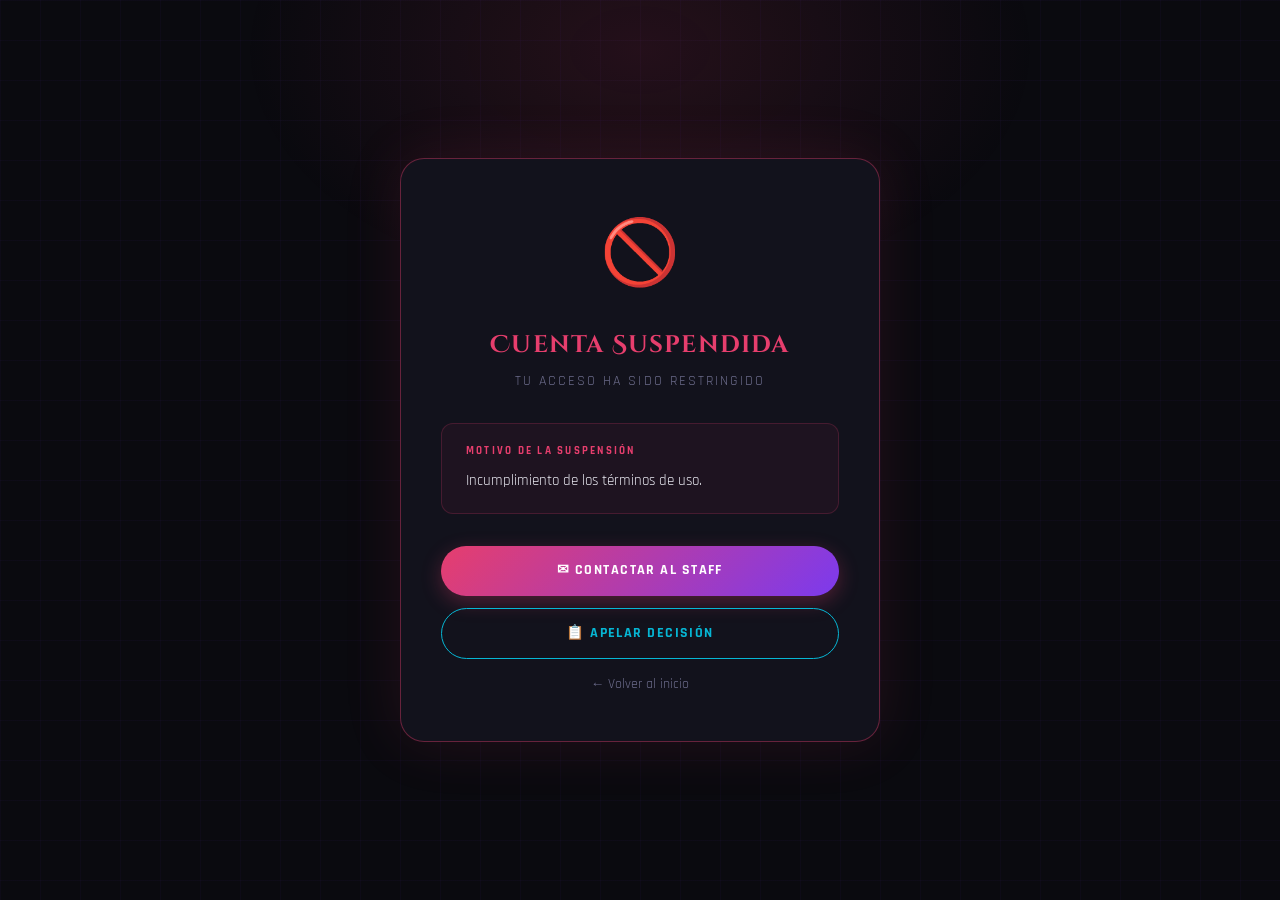
<file: suspendido.html>
<!DOCTYPE html>
<html lang="es">
<head>
  <meta charset="UTF-8">
  <meta name="viewport" content="width=device-width, initial-scale=1.0">
  <title>Cuenta Suspendida | Kotatsu</title>
  <link href="https://fonts.googleapis.com/css2?family=Cinzel+Decorative:wght@700&family=Rajdhani:wght@400;600;700&display=swap" rel="stylesheet">
  <link rel="stylesheet" href="buscador.css">
  <style>
    body {
      display:flex;align-items:center;justify-content:center;
      min-height:100vh;background:var(--bg);font-family:'Rajdhani',sans-serif;
    }
    .susp-card {
      max-width:480px;width:100%;margin:20px;
      background:var(--surface);border:1px solid rgba(230,62,109,0.4);
      border-radius:24px;padding:3rem 2.5rem;text-align:center;
      box-shadow:0 0 60px rgba(230,62,109,0.12);
      animation:fadeUp 0.6s ease both;
    }
    @keyframes fadeUp{from{opacity:0;transform:translateY(20px)}to{opacity:1;transform:translateY(0)}}

    .susp-icon {
      font-size:4rem;margin-bottom:1.5rem;
      display:block;animation:pulse 2s ease infinite;
    }
    @keyframes pulse{0%,100%{opacity:1}50%{opacity:0.5}}

    .susp-title {
      font-family:'Cinzel Decorative';font-size:1.5rem;
      color:var(--accent);margin-bottom:0.5rem;letter-spacing:0.05em;
    }
    .susp-sub {
      color:var(--text-muted);font-size:0.85rem;letter-spacing:0.15em;
      text-transform:uppercase;margin-bottom:2rem;
    }
    .susp-motivo {
      background:rgba(230,62,109,0.06);border:1px solid rgba(230,62,109,0.2);
      border-radius:12px;padding:1.2rem 1.5rem;margin-bottom:2rem;
      font-size:0.95rem;line-height:1.6;color:var(--text);text-align:left;
    }
    .susp-motivo strong {
      display:block;color:var(--accent);font-size:0.7rem;
      letter-spacing:0.2em;text-transform:uppercase;margin-bottom:8px;
    }

    .susp-actions {display:flex;flex-direction:column;gap:12px;}
    .btn-contact {
      display:block;text-decoration:none;padding:14px;border-radius:50px;
      font-family:'Rajdhani';font-weight:700;font-size:0.9rem;
      text-transform:uppercase;letter-spacing:0.1em;transition:0.3s;text-align:center;
    }
    .btn-contact.primary {
      background:linear-gradient(135deg,var(--accent),#7c3aed);color:#fff;
      box-shadow:0 6px 20px rgba(230,62,109,0.3);
    }
    .btn-contact.primary:hover{transform:translateY(-2px);filter:brightness(1.1);}
    .btn-contact.secondary {
      background:transparent;color:var(--accent3);
      border:1px solid var(--accent3);
    }
    .btn-contact.secondary:hover{background:rgba(6,182,212,0.1);}
    .btn-back {
      background:none;border:none;color:var(--text-muted);
      font-family:'Rajdhani';font-size:0.85rem;cursor:pointer;
      margin-top:16px;display:block;width:100%;text-align:center;
      transition:color 0.2s;
    }
    .btn-back:hover{color:var(--text);}
  </style>
</head>
<body>
  <div class="bg-grid"></div>
  <div class="bg-glow"></div>

  <div class="susp-card">
    <span class="susp-icon">🚫</span>
    <h1 class="susp-title">Cuenta Suspendida</h1>
    <p class="susp-sub">Tu acceso ha sido restringido</p>

    <div class="susp-motivo">
      <strong>Motivo de la suspensión</strong>
      <span id="motivoTexto">No se proporcionó un motivo específico.</span>
    </div>

    <div class="susp-actions">
      <a id="btnContactMod" href="mailto:staff@kotatsuname.com?subject=Apelacion%20de%20suspension" class="btn-contact primary">
        ✉ Contactar al Staff
      </a>
      <a href="mailto:moderacion@kotatsuname.com?subject=Apelacion%20suspension%20cuenta" class="btn-contact secondary">
        📋 Apelar Decisión
      </a>
    </div>

    <button class="btn-back" onclick="volver()">← Volver al inicio</button>
  </div>

  <script>
    const motivo = localStorage.getItem("ktt_suspension_motivo") || "";
    const email  = localStorage.getItem("ktt_suspension_email")  || "";

    document.getElementById("motivoTexto").textContent = motivo || "Incumplimiento de los términos de uso.";

    if (email) {
      document.getElementById("btnContactMod").href =
        `mailto:staff@kotatsuname.com?subject=Apelacion%20de%20suspension&body=Mi%20cuenta:%20${encodeURIComponent(email)}%0A%0AMotivo%20indicado:%20${encodeURIComponent(motivo)}`;
    }

    function volver() {
      localStorage.clear();
      window.location.href = "index.html";
    }
  </script>
</body>
</html>
</file>
<file: buscador.css>
/* ============================
   VARIABLES & RESET
   ============================ */
:root {
  --bg: #0a0a0f;
  --surface: #12121c;
  --surface2: #1a1a28;
  --border: #2a2a3e;
  --accent: #e63e6d;
  --accent2: #7c3aed;
  --accent3: #06b6d4;
  --text: #e8e8f0;
  --text-muted: #6b6b8a;
  --glow: rgba(230, 62, 109, 0.15);
  --font-display: 'Cinzel Decorative', serif;
  --font-body: 'Rajdhani', sans-serif;
  --radius: 8px;
  --transition: 0.2s cubic-bezier(0.4, 0, 0.2, 1);
}

*, *::before, *::after { box-sizing: border-box; margin: 0; padding: 0; }

html { scroll-behavior: smooth; }

body {
  background: var(--bg);
  color: var(--text);
  font-family: var(--font-body);
  font-size: 16px;
  min-height: 100vh;
  overflow-x: hidden;
  line-height: 1.5;
}

/* ============================
   BACKGROUND
   ============================ */
.bg-grid {
  position: fixed; inset: 0; z-index: 0;
  background-image:
    linear-gradient(rgba(124, 58, 237, 0.04) 1px, transparent 1px),
    linear-gradient(90deg, rgba(124, 58, 237, 0.04) 1px, transparent 1px);
  background-size: 40px 40px;
  pointer-events: none;
}

.bg-glow {
  position: fixed;
  top: -200px; left: 50%; transform: translateX(-50%);
  width: 800px; height: 500px;
  background: radial-gradient(ellipse, rgba(230,62,109,0.12) 0%, transparent 70%);
  z-index: 0; pointer-events: none;
}

/* ============================
   LAYOUT
   ============================ */
.wrapper {
  position: relative; z-index: 1;
  max-width: 1100px;
  margin: 0 auto;
  padding: 48px 20px 80px;
}

/* ============================
   HEADER
   ============================ */
.header {
  text-align: center;
  margin-bottom: 40px;
}

.logo {
  font-family: var(--font-display);
  font-size: clamp(2rem, 5vw, 3.5rem);
  color: var(--text);
  letter-spacing: 0.05em;
  background: linear-gradient(135deg, #fff 0%, var(--accent) 60%, var(--accent2) 100%);
  -webkit-background-clip: text;
  -webkit-text-fill-color: transparent;
  background-clip: text;
  filter: drop-shadow(0 0 30px rgba(230,62,109,0.4));
  animation: logoIn 0.8s ease both;
}

.tagline {
  font-size: 1rem;
  color: var(--text-muted);
  letter-spacing: 0.2em;
  text-transform: uppercase;
  margin-top: 8px;
  animation: fadeUp 0.8s 0.2s ease both;
}

@keyframes logoIn {
  from { opacity: 0; transform: translateY(-20px); }
  to   { opacity: 1; transform: translateY(0); }
}
@keyframes fadeUp {
  from { opacity: 0; transform: translateY(10px); }
  to   { opacity: 1; transform: translateY(0); }
}

/* ============================
   SEARCH BAR
   ============================ */
.search-bar {
  display: flex;
  align-items: center;
  gap: 12px;
  background: var(--surface);
  border: 1px solid var(--border);
  border-radius: 50px;
  padding: 10px 18px;
  margin-bottom: 28px;
  transition: border-color var(--transition), box-shadow var(--transition);
  animation: fadeUp 0.8s 0.3s ease both;
}

.search-bar:focus-within {
  border-color: var(--accent);
  box-shadow: 0 0 0 3px var(--glow), 0 4px 30px rgba(230,62,109,0.1);
}

.search-icon { font-size: 1.1rem; opacity: 0.6; flex-shrink: 0; }

.search-bar input {
  flex: 1;
  background: none;
  border: none;
  outline: none;
  color: var(--text);
  font-family: var(--font-body);
  font-size: 1.05rem;
  font-weight: 400;
  letter-spacing: 0.02em;
}

.search-bar input::placeholder { color: var(--text-muted); }

.clear-btn {
  background: none; border: none; cursor: pointer;
  color: var(--text-muted); font-size: 0.85rem;
  width: 24px; height: 24px;
  display: flex; align-items: center; justify-content: center;
  border-radius: 50%;
  transition: color var(--transition), background var(--transition);
  opacity: 0;
  pointer-events: none;
}

.clear-btn.visible {
  opacity: 1; pointer-events: all;
}

.clear-btn:hover { color: var(--accent); background: rgba(230,62,109,0.1); }

/* ============================
   FILTERS PANEL
   ============================ */
.filters-panel {
  background: var(--surface);
  border: 1px solid var(--border);
  border-radius: 16px;
  padding: 24px 28px;
  margin-bottom: 32px;
  display: flex;
  flex-direction: column;
  gap: 20px;
  animation: fadeUp 0.8s 0.4s ease both;
}

.filter-group {
  display: flex;
  flex-direction: column;
  gap: 10px;
}

.filter-label {
  font-size: 0.7rem;
  letter-spacing: 0.2em;
  text-transform: uppercase;
  color: var(--text-muted);
  font-weight: 600;
}

/* Label row con botón toggle */
.filter-label-row {
  display: flex;
  align-items: center;
  justify-content: space-between;
  gap: 8px;
}

.genres-toggle {
  background: none;
  border: 1px solid var(--border);
  color: var(--accent3);
  font-family: var(--font-body);
  font-size: 0.72rem;
  font-weight: 600;
  letter-spacing: 0.1em;
  text-transform: uppercase;
  padding: 3px 10px;
  border-radius: 20px;
  cursor: pointer;
  transition: all var(--transition);
  white-space: nowrap;
}

.genres-toggle:hover {
  background: rgba(6,182,212,0.08);
  border-color: var(--accent3);
}

/* Géneros colapsados: oculta los extras */
.genres-collapsed .genre-extra {
  display: none;
}

/* Géneros expandidos: muestra todo */
.genres-expanded .genre-extra {
  display: inline-flex;
}


  
.tag {
  background: var(--surface2);
  border: 1px solid var(--border);
  color: var(--text-muted);
  font-family: var(--font-body);
  font-size: 0.88rem;
  font-weight: 500;
  letter-spacing: 0.04em;
  padding: 5px 14px;
  border-radius: 30px;
  cursor: pointer;
  transition: all var(--transition);
}

.tag:hover {
  border-color: var(--accent);
  color: var(--accent);
}

.tag.active {
  background: linear-gradient(135deg, var(--accent), var(--accent2));
  border-color: transparent;
  color: #fff;
  box-shadow: 0 0 12px rgba(230,62,109,0.35);
}

/* Range slider */
.range-row {
  display: flex;
  align-items: center;
  gap: 10px;
  flex-wrap: wrap;
}

.range-label {
  font-size: 0.8rem;
  color: var(--text-muted);
  min-width: 26px;
}

.range-val {
  font-size: 0.9rem;
  color: var(--accent);
  font-weight: 600;
  min-width: 28px;
  text-align: center;
}

input[type="range"] {
  -webkit-appearance: none;
  appearance: none;
  height: 4px;
  background: var(--border);
  border-radius: 2px;
  flex: 1;
  min-width: 80px;
  cursor: pointer;
  accent-color: var(--accent);
}

input[type="range"]::-webkit-slider-thumb {
  -webkit-appearance: none;
  width: 16px; height: 16px;
  border-radius: 50%;
  background: var(--accent);
  box-shadow: 0 0 8px rgba(230,62,109,0.5);
  cursor: pointer;
  transition: transform var(--transition);
}

input[type="range"]::-webkit-slider-thumb:hover { transform: scale(1.3); }

/* Reset button */
.reset-btn {
  align-self: flex-start;
  background: none;
  border: 1px solid var(--border);
  color: var(--text-muted);
  font-family: var(--font-body);
  font-size: 0.85rem;
  font-weight: 500;
  letter-spacing: 0.08em;
  padding: 6px 18px;
  border-radius: 30px;
  cursor: pointer;
  transition: all var(--transition);
}

.reset-btn:hover {
  border-color: var(--accent3);
  color: var(--accent3);
}

/* ============================
   RESULTS
   ============================ */
.results-header {
  display: flex;
  align-items: center;
  justify-content: space-between;
  margin-bottom: 20px;
}

.result-count {
  font-size: 0.8rem;
  letter-spacing: 0.1em;
  text-transform: uppercase;
  color: var(--text-muted);
}

/* GRID */
.results-grid {
  display: grid;
  grid-template-columns: repeat(auto-fill, minmax(200px, 1fr));
  gap: 20px;
}

/* CARD */
.card {
  background: var(--surface);
  border: 1px solid var(--border);
  border-radius: 12px;
  overflow: hidden;
  cursor: pointer;
  transition: transform var(--transition), box-shadow var(--transition), border-color var(--transition);
  animation: cardIn 0.4s ease both;
}

@keyframes cardIn {
  from { opacity: 0; transform: translateY(16px) scale(0.97); }
  to   { opacity: 1; transform: translateY(0) scale(1); }
}

.card:hover {
  transform: translateY(-4px) scale(1.02);
  box-shadow: 0 12px 40px rgba(0,0,0,0.5), 0 0 20px var(--glow);
  border-color: var(--accent);
}

.card-cover {
  width: 100%; aspect-ratio: 2/3;
  background: var(--surface2);
  display: flex; align-items: center; justify-content: center;
  font-size: 3rem;
  position: relative;
  overflow: hidden;
}

.card-cover-img {
  width: 100%; height: 100%;
  object-fit: cover;
}

.card-body {
  padding: 14px;
}

.card-title {
  font-size: 0.95rem;
  font-weight: 600;
  letter-spacing: 0.02em;
  color: var(--text);
  margin-bottom: 8px;
  line-height: 1.3;
  display: -webkit-box;
  -webkit-line-clamp: 2;
  -webkit-box-orient: vertical;
  overflow: hidden;
}

.card-meta {
  display: flex;
  flex-wrap: wrap;
  gap: 5px;
  margin-bottom: 8px;
}

.card-genre {
  font-size: 0.7rem;
  font-weight: 500;
  letter-spacing: 0.06em;
  text-transform: uppercase;
  color: var(--accent2);
  background: rgba(124,58,237,0.12);
  border: 1px solid rgba(124,58,237,0.2);
  padding: 2px 8px;
  border-radius: 20px;
}

.card-seasons {
  font-size: 0.75rem;
  color: var(--text-muted);
  display: flex; align-items: center; gap: 4px;
}

/* EMPTY STATE */
.empty-state {
  text-align: center;
  padding: 80px 20px;
  color: var(--text-muted);
  font-size: 1rem;
  letter-spacing: 0.05em;
  display: flex;
  flex-direction: column;
  align-items: center;
  gap: 12px;
}

.empty-icon { font-size: 3rem; animation: spin 4s linear infinite; }

@keyframes spin {
  0%, 100% { transform: rotate(-5deg); }
  50% { transform: rotate(5deg); }
}

.hidden { display: none !important; }

/* ============================
   MODAL
   ============================ */

/* Backdrop */
.modal-backdrop {
  position: fixed; inset: 0; z-index: 100;
  background: rgba(0, 0, 0, 0.75);
  backdrop-filter: blur(6px);
  display: flex; align-items: center; justify-content: center;
  padding: 20px;
  opacity: 0;
  pointer-events: none;
  transition: opacity 0.25s ease;
}

.modal-backdrop.open {
  opacity: 1;
  pointer-events: all;
}

/* Caja */
.modal-box {
  position: relative;
  background: var(--surface);
  border: 1px solid var(--border);
  border-radius: 20px;
  max-width: 700px;
  width: 100%;
  display: flex;
  gap: 0;
  overflow: hidden;
  box-shadow: 0 30px 80px rgba(0,0,0,0.6), 0 0 40px rgba(230,62,109,0.1);
  transform: translateY(24px) scale(0.97);
  transition: transform 0.3s cubic-bezier(0.34, 1.56, 0.64, 1);
}

.modal-backdrop.open .modal-box {
  transform: translateY(0) scale(1);
}

/* Portada lateral */
.modal-cover {
  width: 200px;
  flex-shrink: 0;
  background: var(--surface2);
  display: flex; align-items: center; justify-content: center;
  font-size: 5rem;
  position: relative;
  overflow: hidden;
}

.modal-cover img {
  width: 100%; height: 100%;
  object-fit: cover;
}

/* Línea decorativa izquierda */
.modal-cover::after {
  content: "";
  position: absolute;
  top: 0; right: 0;
  width: 1px; height: 100%;
  background: linear-gradient(to bottom, transparent, var(--accent), transparent);
  opacity: 0.4;
}

/* Contenido */
.modal-content {
  flex: 1;
  padding: 28px 28px 24px;
  display: flex;
  flex-direction: column;
  gap: 14px;
  min-width: 0;
}

/* Badge tipo */
.modal-badge {
  display: inline-block;
  font-size: 0.65rem;
  font-weight: 700;
  letter-spacing: 0.18em;
  text-transform: uppercase;
  color: var(--accent3);
  background: rgba(6,182,212,0.1);
  border: 1px solid rgba(6,182,212,0.25);
  padding: 3px 10px;
  border-radius: 20px;
  align-self: flex-start;
}

/* Título */
.modal-title {
  font-family: var(--font-display);
  font-size: clamp(1.1rem, 3vw, 1.5rem);
  color: var(--text);
  line-height: 1.2;
  letter-spacing: 0.03em;
}

/* Tags de géneros */
.modal-tags {
  display: flex;
  flex-wrap: wrap;
  gap: 6px;
}

.modal-tag {
  font-size: 0.7rem;
  font-weight: 600;
  letter-spacing: 0.08em;
  text-transform: uppercase;
  padding: 3px 10px;
  border-radius: 20px;
  border: 1px solid rgba(124,58,237,0.3);
  color: var(--accent2);
  background: rgba(124,58,237,0.1);
}

/* Sinopsis */
.modal-sinopsis {
  font-size: 0.92rem;
  color: var(--text-muted);
  line-height: 1.65;
  flex: 1;
}

/* Footer */
.modal-footer {
  display: flex;
  align-items: center;
  justify-content: space-between;
  gap: 12px;
  margin-top: 4px;
}

.modal-seasons {
  font-size: 0.8rem;
  color: var(--text-muted);
  letter-spacing: 0.04em;
}

/* Botones Ver — contenedor */
.modal-btns {
  display: flex;
  flex-wrap: wrap;
  gap: 8px;
}

/* Botón base */
.modal-btn {
  display: inline-flex;
  align-items: center;
  gap: 6px;
  font-family: var(--font-body);
  font-size: 0.88rem;
  font-weight: 600;
  letter-spacing: 0.08em;
  text-transform: uppercase;
  text-decoration: none;
  padding: 9px 20px;
  border-radius: 50px;
  border: none;
  cursor: pointer;
  transition: transform var(--transition), box-shadow var(--transition), filter var(--transition);
  white-space: nowrap;
}

.modal-btn:hover {
  transform: translateY(-2px) scale(1.05);
  filter: brightness(1.15);
}

/* Variante anime — gradiente rojo/naranja */
.modal-btn--anime {
  background: linear-gradient(135deg, #e63e6d, #f97316);
  color: #fff;
  box-shadow: 0 0 18px rgba(230,62,109,0.35);
}

/* Variante manga — gradiente púrpura */
.modal-btn--manga {
  background: linear-gradient(135deg, #7c3aed, #4f46e5);
  color: #fff;
  box-shadow: 0 0 18px rgba(124,58,237,0.35);
}

/* Variante manhwa — gradiente cian/azul */
.modal-btn--manhwa {
  background: linear-gradient(135deg, #06b6d4, #3b82f6);
  color: #fff;
  box-shadow: 0 0 18px rgba(6,182,212,0.35);
}

/* Variante donghua — gradiente verde/esmeralda */
.modal-btn--donghua {
  background: linear-gradient(135deg, #10b981, #06b6d4);
  color: #fff;
  box-shadow: 0 0 18px rgba(16,185,129,0.3);
}

/* Variante genérica (fallback) */
.modal-btn--ver {
  background: linear-gradient(135deg, var(--accent), var(--accent2));
  color: #fff;
  box-shadow: 0 0 18px rgba(230,62,109,0.35);
}

/* Botón cerrar */
.modal-close {
  position: absolute;
  top: 14px; right: 14px;
  background: var(--surface2);
  border: 1px solid var(--border);
  color: var(--text-muted);
  width: 32px; height: 32px;
  border-radius: 50%;
  cursor: pointer;
  font-size: 0.8rem;
  display: flex; align-items: center; justify-content: center;
  transition: all var(--transition);
  z-index: 2;
}

.modal-close:hover {
  border-color: var(--accent);
  color: var(--accent);
  background: rgba(230,62,109,0.1);
}

/* Responsive modal */
@media (max-width: 560px) {
  .modal-box { flex-direction: column; }
  .modal-cover {
    width: 100%; height: 220px;
    font-size: 4rem;
  }
  .modal-cover::after { display: none; }
  .modal-content { padding: 20px; }
}

/* ============================
   RESPONSIVE
   ============================ */
@media (max-width: 600px) {
  .filters-panel { padding: 18px; }
  .results-grid { grid-template-columns: repeat(auto-fill, minmax(150px, 1fr)); gap: 14px; }
  .wrapper { padding: 28px 14px 60px; }
}

/*--------------------------------------*/
.reader-container {
  position: fixed;
  top: 0; left: 0; width: 100%; height: 100%;
  background: #121212; /* Fondo oscuro */
  color: #eee;
  z-index: 2000;
  overflow-y: auto;
  padding: 20px;
}

.reader-header { display: flex; gap: 20px; margin-top: 20px; }
.reader-mini-cover img { width: 120px; border-radius: 8px; border: 2px solid var(--accent); }

.separator { border: 0; height: 2px; background: var(--accent); margin: 20px 0; }

.chapter-list {
  display: flex;
  flex-direction: column;
  gap: 10px;
  margin-top: 15px;
}

.chapter-item {
  background: rgba(255,255,255,0.05);
  padding: 15px;
  border-left: 4px solid var(--accent);
  cursor: pointer;
  transition: 0.3s;
}

.chapter-item:hover { background: var(--accent); color: #000; }

.hidden { display: none; }


.text-viewer {
  position: fixed;
  top: 0; left: 0; width: 100%; height: 100%;
  background: #1a1a1a;
  z-index: 3000;
  overflow-y: auto;
  padding: 40px 20px;
}

.reading-content {
  max-width: 800px; /* Ancho de libro */
  margin: 0 auto;
  line-height: 1.8;
  font-family: 'Rajdhani', sans-serif;
  color: #ddd;
}

.viewer-body {
  font-size: 1.2rem;
  white-space: pre-wrap; /* Para que respete los saltos de línea del Doc */
  margin-top: 30px;
}

.text-viewer-nav {
  display: flex;
  justify-content: space-between;
  max-width: 800px;
  margin: 0 auto 40px auto;
}

.control-btn {
  background: rgba(255,255,255,0.1);
  border: 1px solid var(--accent);
  color: white;
  padding: 5px 10px;
  cursor: pointer;
}

/* Espaciado para alejar el botón del texto */
.viewer-footer {
    margin-top: 150px; /* Aleja el botón 150px del final del texto */
    padding-bottom: 100px;
    text-align: center;
    border-top: 1px solid rgba(255, 255, 255, 0.05);
    padding-top: 30px;
}

/* Botón de índice más tenue y discreto */
#backToChapters {
    background: rgba(255, 255, 255, 0.05); /* Muy transparente */
    color: rgba(255, 255, 255, 0.4);      /* Texto tenue */
    border: 1px solid rgba(255, 255, 255, 0.1);
    box-shadow: none;                      /* Sin brillo neón inicial */
    font-size: 0.9rem;
    padding: 10px 25px;
    transition: all 0.4s ease;
}

/* Solo destaca cuando el usuario realmente quiere usarlo */
#backToChapters:hover {
    background: rgba(255, 255, 255, 0.15);
    color: #fff;
    border-color: var(--accent);
    box-shadow: 0 0 15px rgba(var(--accent-rgb), 0.1);
}

/* Estilo para el aviso de "Fin del capítulo" */
.viewer-footer p {
    font-family: 'Cinzel Decorative', cursive;
    font-size: 0.8rem;
    letter-spacing: 4px;
    opacity: 0.3;
    margin-bottom: 40px;
}
</file>
